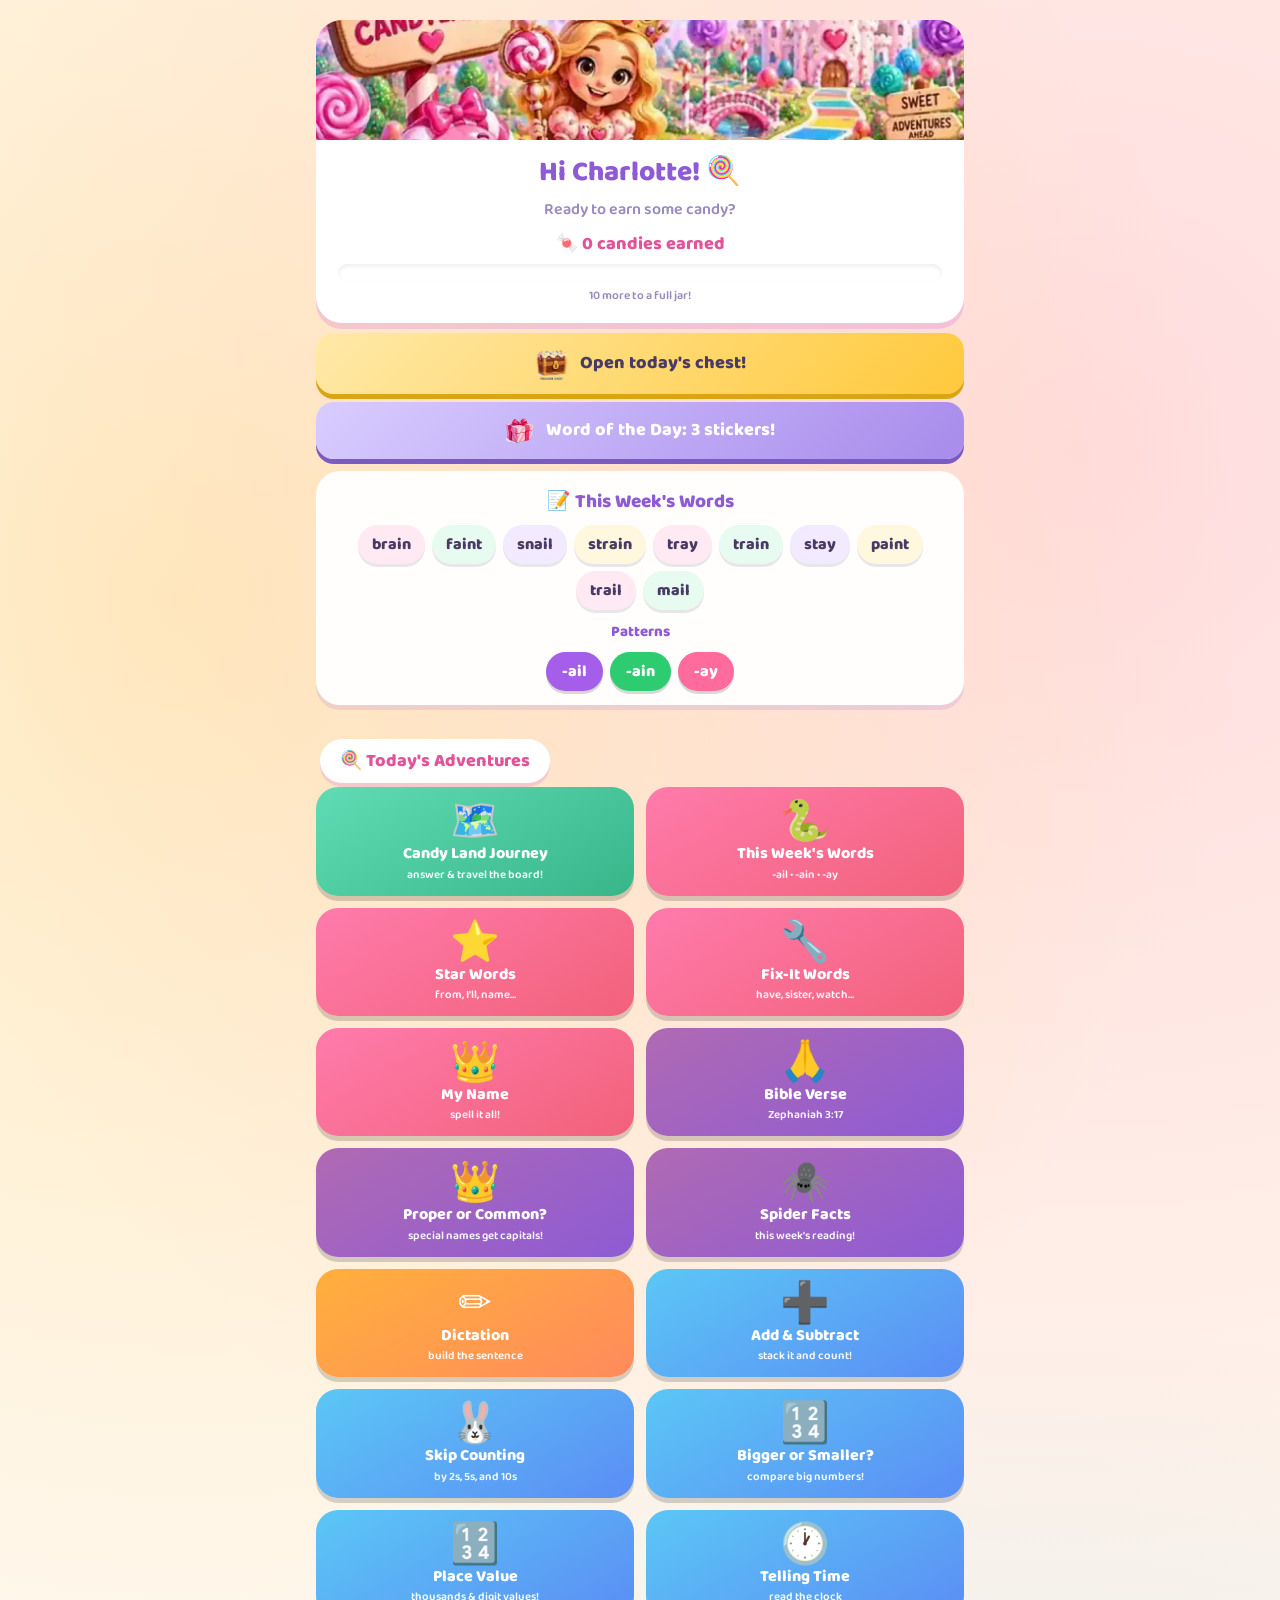
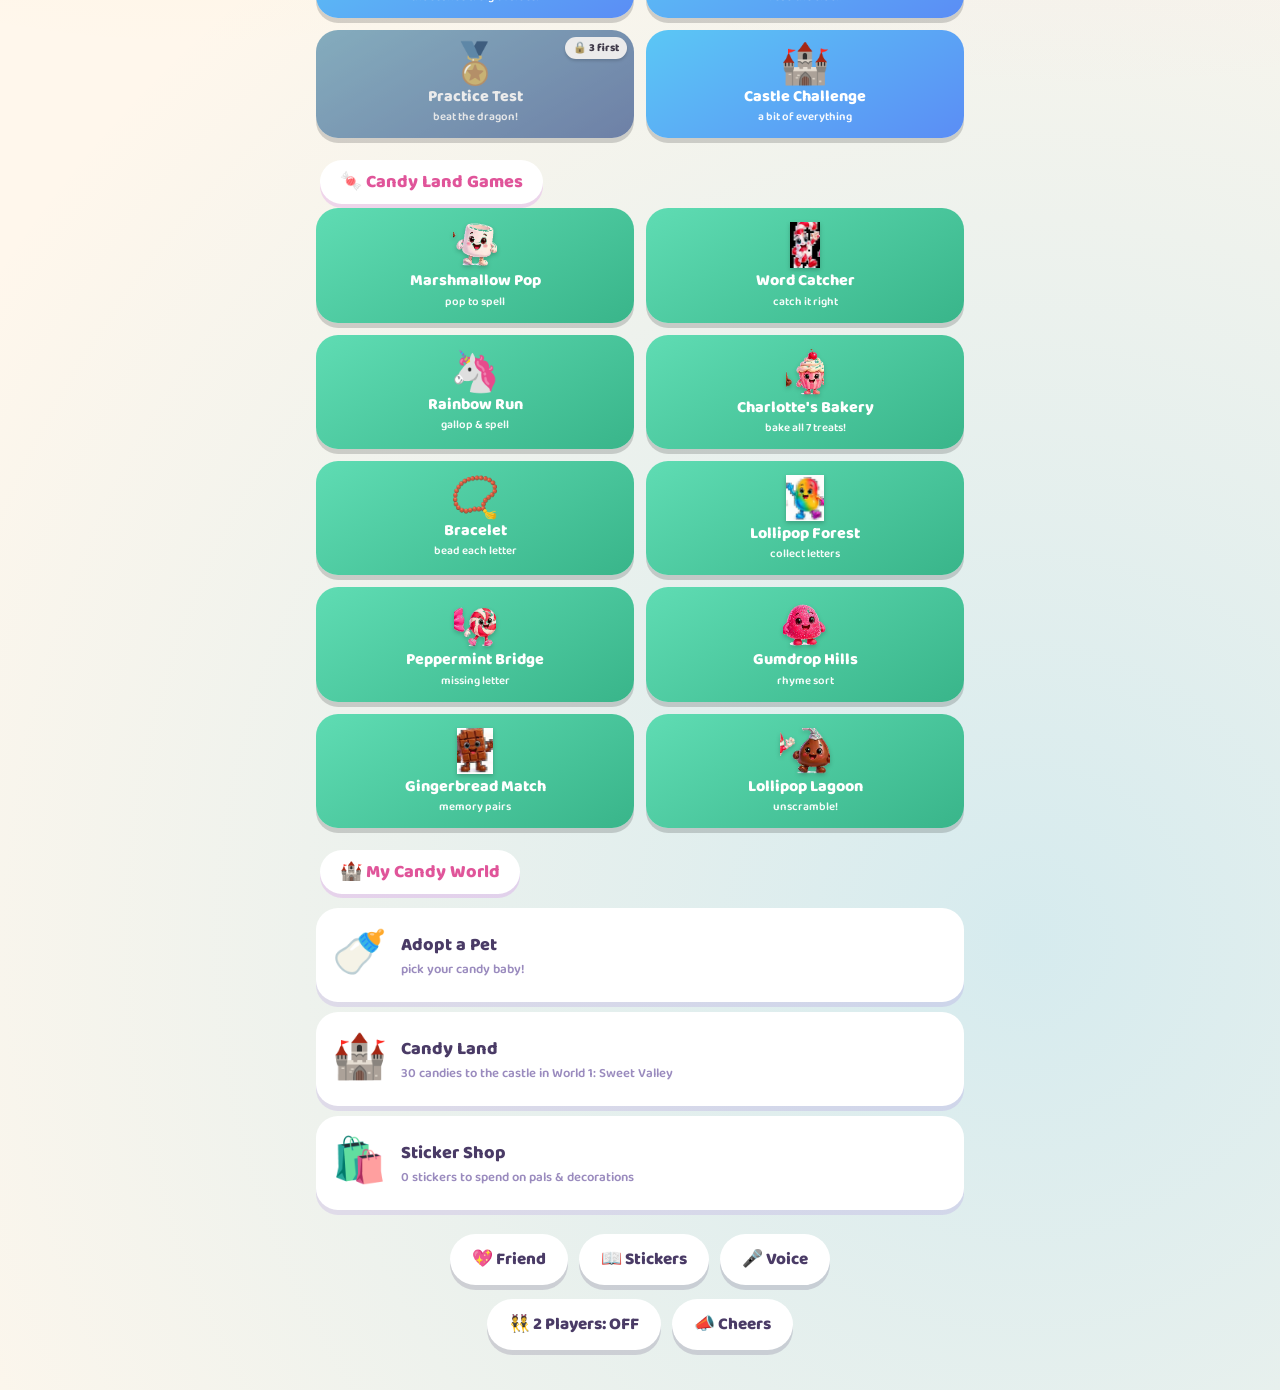
<file: index.html>
<!DOCTYPE html>
<html lang="en">
<head>
<meta charset="UTF-8">
<meta name="viewport" content="width=device-width, initial-scale=1.0, viewport-fit=cover">
<title>Charlotte's Spelling Stickers</title>
<meta name="description" content="Spelling, reading and math practice games with stickers, pets and candy-land adventures.">
<meta name="robots" content="noindex, nofollow">
<meta name="theme-color" content="#FF7BAC">
<meta name="color-scheme" content="light">
<meta name="apple-mobile-web-app-capable" content="yes">
<meta name="mobile-web-app-capable" content="yes">
<meta name="apple-mobile-web-app-status-bar-style" content="default">
<meta name="apple-mobile-web-app-title" content="Spelling">
<link rel="manifest" href="manifest.webmanifest">
<link rel="icon" href="favicon.ico" sizes="any">
<link rel="icon" href="icons/favicon-32.png" type="image/png" sizes="32x32">
<link rel="apple-touch-icon" href="icons/apple-touch-icon.png">
<link rel="preload" href="fonts/baloo2-variable.woff2" as="font" type="font/woff2" crossorigin>
<link rel="stylesheet" href="fonts/baloo2.css">
<style>
  :root{
    --bubblegum:#FF7BAC;
    --grape:#8E5BD4;
    --sky:#5BC7F5;
    --sunshine:#FFC93C;
    --mint:#5FDCB3;
    --cream:#FFF7EC;
    --ink:#4A3B66;
  }
  *{box-sizing:border-box; -webkit-tap-highlight-color:transparent;}
  html,body{margin:0;padding:0;}
  body{
    font-family:'Baloo 2', 'Arial Rounded MT Bold', system-ui, sans-serif;
    background:
      radial-gradient(circle at 15% 20%, rgba(255,201,60,.25), transparent 40%),
      radial-gradient(circle at 85% 15%, rgba(255,123,172,.22), transparent 45%),
      radial-gradient(circle at 80% 85%, rgba(91,199,245,.25), transparent 45%),
      var(--cream);
    min-height:100vh;
    color:var(--ink);
    user-select:none;
    -webkit-user-select:none;
  }
  .screen{max-width:680px;margin:0 auto;padding:20px 16px 40px;display:none;position:relative;z-index:1;}
  .screen.active{display:block;}

  /* ---------- SCENES ---------- */
  #scene-decor{position:fixed;inset:0;z-index:0;pointer-events:none;overflow:hidden;}
  .decor{position:absolute;pointer-events:none;}
  @keyframes floatUp{from{transform:translateY(0);}to{transform:translateY(-110vh);}}
  @keyframes driftX{from{transform:translateX(-15vw);}to{transform:translateX(115vw);}}
  @keyframes twinkle{0%,100%{opacity:.25;}50%{opacity:1;}}
  @keyframes sway{0%,100%{transform:rotate(-6deg);}50%{transform:rotate(6deg);}}

  body[data-theme="underwater"]{
    background:linear-gradient(180deg,#9FE0FF 0%,#6FBFF5 45%,#B79BEF 100%);
  }
  body[data-theme="sky"]{
    background:linear-gradient(180deg,#A8DFFF 0%,#FFD6EC 60%,#FFF0F7 100%);
  }
  body[data-theme="jungle"]{
    background:linear-gradient(180deg,#D9F9E8 0%,#B5F0D3 55%,#FFD9EC 100%);
  }
  body[data-theme="night"]{
    background:linear-gradient(180deg,#C9B2F0 0%,#E3C8F7 55%,#FFD6EC 100%);
  }
  body[data-theme="library"]{
    background:linear-gradient(180deg,#FFE8D1 0%,#FFD9C4 55%,#FFE3F0 100%);
  }
  body[data-theme="notebook"]{
    background:linear-gradient(180deg,#FFF3C9 0%,#FFE7A8 55%,#FFE0EF 100%);
  }
  body[data-theme="stadium"]{
    background:linear-gradient(180deg,#CFF6E8 0%,#A9ECD4 55%,#FFDCEE 100%);
  }
  body[data-theme="castle"]{
    background:linear-gradient(180deg,#FFE0EE 0%,#FFC3DE 55%,#EFA9E4 100%);
  }
  body[data-theme="night"] .word-stage,
  body[data-theme="underwater"] .word-stage{box-shadow:0 8px 0 rgba(0,0,0,.18);}

  /* ---------- HOME ---------- */
  .title{
    text-align:center;font-size:34px;font-weight:800;line-height:1.1;
    margin:10px 0 4px;color:var(--grape);
    text-shadow:3px 3px 0 rgba(255,201,60,.6);
  }
  .subtitle{text-align:center;font-size:17px;font-weight:600;margin:0 0 16px;color:#7A6A9E;}
  .round-card{
    width:100%;border:none;border-radius:24px;
    padding:15px 20px;margin:9px 0;
    display:flex;align-items:center;gap:14px;
    font-family:inherit;color:white;
    font-size:20px;font-weight:800;text-align:left;
    cursor:pointer;
    box-shadow:0 6px 0 rgba(0,0,0,.15);
    transition:transform .1s;
  }
  .round-card:active{transform:translateY(4px);box-shadow:0 2px 0 rgba(0,0,0,.15);}
  .round-card .big-emoji{font-size:38px;}
  .round-card small{display:block;font-size:13px;font-weight:600;opacity:.92;}
  .rc-week{background:linear-gradient(135deg,#FF7BAC,#FF9E6D);}
  .rc-sight{background:linear-gradient(135deg,#5BC7F5,#8E5BD4);}
  .rc-read{background:linear-gradient(135deg,#B06AB3,#7059D6);}
  .rc-dict{background:linear-gradient(135deg,#FFC93C,#FF8A5C);}
  .rc-test{background:linear-gradient(135deg,#5FDCB3,#39B58A);}
  .rc-name{background:linear-gradient(135deg,#FF6F91,#C74BE0);}
  .home-stickers-btn{
    display:inline-block;margin:14px 4px 0;
    background:white;color:var(--ink);
    border:none;border-radius:999px;
    font-family:inherit;font-size:17px;font-weight:800;
    padding:12px 22px;cursor:pointer;
    box-shadow:0 5px 0 rgba(74,59,102,.18);
  }
  .home-stickers-btn:active{transform:translateY(4px);box-shadow:0 1px 0 rgba(74,59,102,.18);}
  .home-btn-row{text-align:center;}

  /* ---------- GAME ---------- */
  .topbar{display:flex;justify-content:space-between;align-items:center;margin-bottom:10px;gap:8px;}
  .pill{
    background:white;border-radius:999px;padding:8px 16px;
    font-weight:800;font-size:15px;box-shadow:0 3px 0 rgba(0,0,0,.08);
    border:none;font-family:inherit;color:var(--ink);cursor:pointer;
  }
  .progress-track{
    height:18px;border-radius:999px;background:rgba(255,255,255,.9);
    box-shadow:inset 0 2px 4px rgba(0,0,0,.08);overflow:hidden;margin:6px 0 16px;
  }
  .progress-fill{
    height:100%;width:0%;
    background:linear-gradient(90deg,var(--bubblegum),var(--sunshine));
    border-radius:999px;transition:width .4s;
  }
  .word-stage{
    background:white;border-radius:28px;padding:20px 16px 24px;
    box-shadow:0 8px 0 rgba(142,91,212,.15);
    text-align:center;
  }
  .word-stage.pic{padding-bottom:14px;}
  .word-stage.pic .feedback{display:none;}
  .word-stage.pic .show-word{display:none;}
  .listen-row{display:flex;justify-content:center;gap:10px;flex-wrap:wrap;}
  .hear-btn{
    background:linear-gradient(135deg,var(--grape),var(--sky));
    color:white;border:none;border-radius:999px;
    font-family:inherit;font-size:20px;font-weight:800;
    padding:14px 26px;cursor:pointer;
    box-shadow:0 6px 0 #6741A3;
  }
  .hear-btn:active{transform:translateY(4px);box-shadow:0 2px 0 #6741A3;}
  .slow-btn{
    background:var(--sunshine);color:var(--ink);border:none;border-radius:999px;
    font-family:inherit;font-size:20px;font-weight:800;
    padding:14px 22px;cursor:pointer;
    box-shadow:0 6px 0 #DBA414;
  }
  .slow-btn:active{transform:translateY(4px);box-shadow:0 2px 0 #DBA414;}
  .hint-btn{
    background:none;border:none;font-family:inherit;
    color:#8E5BD4;font-size:16px;font-weight:700;
    margin-top:10px;cursor:pointer;text-decoration:underline;
  }
  .prompt-label{font-size:19px;font-weight:800;color:#7A6A9E;margin:0 0 12px;}
  .answer-row{
    display:flex;justify-content:center;gap:8px;flex-wrap:wrap;
    margin:20px 0 6px;min-height:64px;
  }
  .slot{
    width:52px;height:60px;border-radius:14px;
    background:var(--cream);
    border:3px dashed #D9C9F2;
    display:flex;align-items:center;justify-content:center;
    font-size:32px;font-weight:800;color:var(--ink);
  }
  .slot.filled{border-style:solid;border-color:var(--grape);background:#F3EBFF;}
  .slot.ghost{color:#D5C6EF;}
  .slot.fixed{border-style:solid;border-color:#E4D9F6;background:#F8F4FF;color:#A992D6;}
  .slot.blank-slot{border-color:var(--sunshine);background:#FFF6DF;}
  .sentence-line{
    display:none;
    margin:20px 8px 6px;
    min-height:110px;
    background:repeating-linear-gradient(#FFFDF7, #FFFDF7 42px, #E7DAF8 42px, #E7DAF8 44px);
    border-radius:14px;
    border:3px solid #EADFF9;
    padding:6px 14px;
    font-size:30px;font-weight:800;letter-spacing:1px;
    line-height:44px;
    text-align:left;color:var(--ink);
    word-wrap:break-word;
  }
  .sentence-line .caret{
    display:inline-block;width:3px;height:30px;background:var(--bubblegum);
    vertical-align:-4px;animation:blink 1s steps(1) infinite;
  }
  @keyframes blink{50%{opacity:0;}}
  /* Reading round */
  .read-word{
    display:none;
    font-size:56px;font-weight:800;letter-spacing:3px;
    color:var(--grape);margin:26px 0 10px;
    animation:popIn .3s cubic-bezier(.2,1.6,.4,1);
  }
  .read-buttons{display:none;justify-content:center;gap:12px;flex-wrap:wrap;margin-top:18px;}
  .read-yes{
    background:var(--mint);color:#1E6E52;border:none;border-radius:999px;
    font-family:inherit;font-size:20px;font-weight:800;padding:16px 26px;
    cursor:pointer;box-shadow:0 6px 0 #3AAE87;
  }
  .read-no{
    background:#FFE1E8;color:#D14B82;border:none;border-radius:999px;
    font-family:inherit;font-size:20px;font-weight:800;padding:16px 26px;
    cursor:pointer;box-shadow:0 6px 0 #E8B3C2;
  }
  .read-yes:active,.read-no:active{transform:translateY(4px);box-shadow:none;}
  .read-note{display:none;font-size:14px;font-weight:600;color:#9A8BBE;margin-top:14px;}

  /* Word tiles for dictation */
  .tile-bank{
    display:none;justify-content:center;gap:10px;flex-wrap:wrap;
    margin-top:16px;padding:14px 10px;
    background:#F6F0FF;border-radius:18px;min-height:70px;
  }
  .word-tile{
    border:none;border-radius:14px;
    background:white;color:var(--ink);
    font-family:inherit;font-size:22px;font-weight:800;
    padding:12px 18px;cursor:pointer;
    box-shadow:0 4px 0 rgba(74,59,102,.2);
  }
  .word-tile:active{transform:translateY(3px);box-shadow:0 1px 0 rgba(74,59,102,.2);}
  .word-tile.used{visibility:hidden;}
  .chosen-word{
    display:inline-block;
    background:#F3EBFF;border:2px solid var(--grape);
    border-radius:10px;padding:2px 10px;margin:0 4px 4px 0;
    font-size:24px;font-weight:800;cursor:pointer;
    line-height:34px;vertical-align:middle;
  }
  .tile-check-row{display:none;justify-content:center;margin-top:14px;}

  .rc-bubbles{background:linear-gradient(135deg,#4FC3F7,#2E9BE8);}
  .bubble-area{
    display:none;position:relative;
    height:340px;margin-top:14px;
    background:
      radial-gradient(ellipse at 20% -10%, rgba(255,255,255,.45), transparent 45%),
      linear-gradient(180deg,#5FC6F2 0%,#2E93D6 55%,#1B6FB4 100%);
    border-radius:22px;overflow:hidden;
  }
  .bubble-area::after{ /* sandy floor */
    content:"";position:absolute;left:0;right:0;bottom:0;height:34px;
    background:linear-gradient(180deg,#F4D793,#E4BC6A);
    border-radius:50% 50% 0 0 / 22px 22px 0 0;
  }
  .sea-ray{
    position:absolute;top:-30px;width:70px;height:200px;
    background:linear-gradient(180deg,rgba(255,255,255,.35),transparent);
    transform:skewX(-14deg);pointer-events:none;
  }
  .seaweed{
    position:absolute;bottom:18px;font-size:44px;
    transform-origin:bottom center;
    animation:sway 3.4s ease-in-out infinite;
    pointer-events:none;z-index:1;
  }
  .sea-fish{
    position:absolute;font-size:30px;pointer-events:none;z-index:1;
    animation:driftX linear infinite;
  }
  .sea-fish.flip{transform:scaleX(-1);}
  .tiny-bubble{
    position:absolute;bottom:-14px;border-radius:50%;
    background:radial-gradient(circle at 35% 30%, rgba(255,255,255,.9), rgba(255,255,255,.25));
    animation:floatUp linear infinite;
    pointer-events:none;
  }
  .bubble{ z-index:2; }
  .bubble{
    position:absolute;border:none;cursor:pointer;
    border-radius:38% 38% 42% 42% / 42% 42% 46% 46%;
    font-family:inherit;font-weight:800;color:var(--ink);
    background:
      linear-gradient(180deg, rgba(255,182,213,.85) 0%, rgba(255,214,232,.55) 26%, transparent 42%),
      radial-gradient(circle at 32% 26%, #FFFFFF, #FFF4F8 55%, #F5E3EC);
    box-shadow:inset -5px -7px 12px rgba(214,160,190,.4), inset 4px 5px 8px rgba(255,255,255,.9), 0 4px 8px rgba(180,120,160,.28);
    animation:bob ease-in-out infinite alternate;
  }
  @keyframes bob{
    from{transform:translateY(0) translateX(0);}
    to{transform:translateY(-22px) translateX(8px);}
  }
  .bubble.pop{animation:popBubble .35s ease-out forwards;}
  @keyframes popBubble{
    40%{transform:scale(1.35);opacity:1;}
    100%{transform:scale(1.7);opacity:0;}
  }
  .bubble.wiggle{animation:wiggleB .4s ease-in-out;}
  @keyframes wiggleB{
    0%,100%{transform:translateX(0);}
    25%{transform:translateX(-8px);}
    75%{transform:translateX(8px);}
  }

  .rc-catch{background:linear-gradient(135deg,#F9A826,#F2617A);}
  .catch-area{
    display:none;position:relative;
    height:380px;margin-top:14px;
    background:linear-gradient(180deg,#8ED6FF 0%,#C4EAFF 65%,#DFF7CF 100%);
    border-radius:22px;overflow:hidden;
  }
  .catch-area::after{ /* grass */
    content:"";position:absolute;left:0;right:0;bottom:0;height:30px;
    background:linear-gradient(180deg,#8FD96B,#5FBF4A);
    border-radius:50% 50% 0 0 / 18px 18px 0 0;
  }
  .sky-sun{
    position:absolute;top:12px;right:16px;font-size:44px;
    pointer-events:none;animation:twinkle 3s ease-in-out infinite;z-index:1;
  }
  .sky-cloud{
    position:absolute;font-size:40px;opacity:.9;
    pointer-events:none;z-index:1;
    animation:driftX linear infinite;
  }
  .sky-rainbow{
    position:absolute;left:-40px;bottom:8px;width:190px;height:95px;
    border-radius:190px 190px 0 0;
    border:10px solid transparent;
    border-top:10px solid rgba(255,255,255,0);
    background:
      radial-gradient(circle at 50% 100%, transparent 54px, #FF7BAC 55px, #FF7BAC 62px,
        #FFC93C 63px, #FFC93C 70px, #5FDCB3 71px, #5FDCB3 78px, #5BC7F5 79px, #5BC7F5 86px, transparent 87px);
    pointer-events:none;opacity:.75;z-index:1;
  }
  .fall-word{ z-index:2; }
  .catch-score{
    display:none;justify-content:center;gap:16px;
    font-size:19px;font-weight:800;color:var(--grape);
    margin-top:10px;
  }
  .fall-word{
    position:absolute;top:-70px;border:none;cursor:pointer;
    background:white;color:var(--ink);
    font-family:inherit;font-size:24px;font-weight:800;
    padding:12px 20px;border-radius:999px;
    box-shadow:0 4px 0 rgba(74,59,102,.18);
    animation:fallWord linear forwards;
    white-space:nowrap;
  }
  @keyframes fallWord{ to{ transform:translateY(480px); } }
  .fall-word.caught{
    animation:none;
    background:var(--mint);color:#1E6E52;
    transition:transform .35s, opacity .35s;
    transform:scale(1.4);opacity:0;
  }
  .fall-word.wrongpick{
    animation-play-state:paused;
    background:#FFE1E8;color:#D14B82;text-decoration:line-through;
  }
  .fall-word .fix{
    display:block;font-size:15px;text-decoration:none;color:#2FA97C;
  }

  .rc-unicorn{background:linear-gradient(135deg,#C76BF2,#FF7BAC);}
  .unicorn-area{
    display:none;position:relative;
    height:360px;margin-top:14px;
    background:
      radial-gradient(circle at 80% 15%, rgba(255,255,255,.5), transparent 30%),
      linear-gradient(180deg,#E8C9FF 0%,#FFC9E4 55%,#FFE3F0 100%);
    border-radius:22px;overflow:hidden;
  }
  .uni-track{
    position:absolute;left:0;right:0;bottom:52px;height:16px;
    background:linear-gradient(90deg,#FF7BAC,#FFC93C,#5FDCB3,#5BC7F5,#8E5BD4);
    opacity:.85;
  }
  .uni-cloudfloor{
    position:absolute;left:0;right:0;bottom:0;height:52px;
    background:linear-gradient(180deg,#FFFFFF,#F3E4FF);
    border-radius:50% 50% 0 0 / 26px 26px 0 0;
  }
  .the-unicorn{
    position:absolute;bottom:56px;left:2%;
    font-size:52px;transform:scaleX(-1);
    transition:left .45s cubic-bezier(.3,1.4,.5,1);
    pointer-events:none;z-index:2;
  }
  .the-unicorn.hop{animation:uniHop .45s ease-out;}
  @keyframes uniHop{
    0%,100%{bottom:56px;}
    50%{bottom:96px;}
  }
  .the-unicorn.flyoff{
    transition:all 1.6s ease-in;
    left:110% !important;bottom:240px;opacity:0;
  }
  .letter-star{
    position:absolute;border:none;cursor:pointer;
    background:radial-gradient(circle at 50% 50%, #fff 0 38%, transparent 40%);
    font-family:inherit;
    width:74px;height:74px;
    font-size:28px;font-weight:800;color:var(--ink);
    display:flex;align-items:center;justify-content:center;
    animation:bob ease-in-out infinite alternate;
    z-index:3;
  }
  .letter-star::before{
    content:"⭐";position:absolute;inset:0;
    font-size:64px;display:flex;align-items:center;justify-content:center;
    z-index:-1;
  }
  .letter-star.pop{animation:popBubble .35s ease-out forwards;}
  .letter-star.wiggle{animation:wiggleB .4s ease-in-out;}
  .uni-sparkle{position:absolute;pointer-events:none;font-size:20px;animation:twinkle 2.4s ease-in-out infinite;z-index:1;}

  .rc-cake{background:linear-gradient(135deg,#FF9E6D,#E8556D);}
  .rc-bracelet{background:linear-gradient(135deg,#9C6BF2,#5BC7F5);}

  /* shared letter bank for craft games */
  .candy-bank{
    position:absolute;left:0;right:0;bottom:0;
    display:flex;justify-content:center;gap:8px;flex-wrap:wrap;
    padding:10px 8px;background:rgba(255,255,255,.75);
    backdrop-filter:blur(2px);z-index:4;
  }
  .candy-key{
    border:none;border-radius:14px;cursor:pointer;
    width:50px;height:52px;
    font-family:inherit;font-size:24px;font-weight:800;color:var(--ink);
    background:white;box-shadow:0 4px 0 rgba(74,59,102,.2);
  }
  .candy-key:active{transform:translateY(3px);box-shadow:0 1px 0 rgba(74,59,102,.2);}
  .candy-key.pop{animation:popBubble .3s ease-out forwards;}
  .candy-key.wiggle{animation:wiggleB .4s ease-in-out;}

  /* ---- Build a Cake ---- */
  .cake-area{
    display:none;position:relative;
    height:380px;margin-top:14px;
    background:
      radial-gradient(circle at 85% 12%, rgba(255,255,255,.6), transparent 30%),
      linear-gradient(180deg,#FFEBD6 0%,#FFD9C4 70%,#E8B08A 100%);
    border-radius:22px;overflow:hidden;
  }
  .cake-counter{
    position:absolute;left:0;right:0;bottom:64px;height:14px;
    background:linear-gradient(180deg,#C98850,#A96A38);z-index:1;
  }
  .cake-plate{
    position:absolute;bottom:74px;left:50%;transform:translateX(-50%);
    width:230px;height:16px;border-radius:50%;
    background:linear-gradient(180deg,#FFFFFF,#D8D8E8);z-index:2;
  }
  .cake-stack{
    position:absolute;bottom:86px;left:50%;transform:translateX(-50%);
    display:flex;flex-direction:column-reverse;align-items:center;z-index:3;
  }
  .cake-layer{
    height:34px;border-radius:12px;
    display:flex;align-items:center;justify-content:center;
    font-size:20px;font-weight:800;color:white;
    text-shadow:0 0 3px rgba(0,0,0,.6), 0 2px 3px rgba(0,0,0,.5), 1px 1px 0 rgba(0,0,0,.4), -1px -1px 0 rgba(0,0,0,.4);
    box-shadow:0 3px 0 rgba(0,0,0,.12);
    animation:layerDrop .4s cubic-bezier(.2,1.4,.4,1);
    margin-top:-3px;
  }
  @keyframes layerDrop{from{transform:translateY(-40px);opacity:0;}to{transform:translateY(0);opacity:1;}}
  .cake-topper{font-size:34px;margin-bottom:2px;animation:layerDrop .5s ease-out;}

  /* ---- Build a Bracelet ---- */
  .bracelet-area{
    display:none;position:relative;
    height:380px;margin-top:14px;
    background:
      radial-gradient(circle at 15% 12%, rgba(255,255,255,.5), transparent 30%),
      linear-gradient(180deg,#EFE4FF 0%,#DCCBFA 70%,#C9B2F0 100%);
    border-radius:22px;overflow:hidden;
  }
  .brace-string{
    position:absolute;top:110px;left:8%;right:8%;height:70px;
    border:none;border-bottom:4px solid #8E6BC4;
    border-radius:0 0 50% 50% / 0 0 100% 100%;
    z-index:1;
  }
  .brace-row{
    position:absolute;top:118px;left:8%;right:8%;height:80px;
    display:flex;justify-content:center;align-items:flex-end;gap:6px;
    z-index:2;
  }
  .bead{
    width:44px;height:44px;border-radius:50%;
    display:flex;align-items:center;justify-content:center;
    font-size:20px;font-weight:800;color:white;
    text-shadow:0 0 3px rgba(0,0,0,.65), 0 2px 3px rgba(0,0,0,.55), 1px 1px 0 rgba(0,0,0,.4), -1px -1px 0 rgba(0,0,0,.4);
    box-shadow:inset -3px -4px 6px rgba(0,0,0,.18), 0 2px 4px rgba(0,0,0,.15);
    animation:beadOn .4s cubic-bezier(.2,1.5,.4,1);
  }
  @keyframes beadOn{from{transform:translateY(-60px) scale(.5);opacity:0;}to{transform:translateY(0) scale(1);opacity:1;}}
  .bead.charm{background:none;box-shadow:none;text-shadow:none;font-size:30px;}
  @media (max-width:560px){
    .bead{width:34px;height:34px;font-size:16px;}
    .cake-layer{height:30px;font-size:17px;}
    .candy-key{width:44px;height:48px;font-size:21px;}
  }

  .home-section{
    font-size:18px;font-weight:800;color:#7A6A9E;
    margin:22px 4px 4px;
  }
  .rc-math{background:linear-gradient(135deg,#39B58A,#1E8FA8);}
  .rc-place{background:linear-gradient(135deg,#5B8DF5,#8E5BD4);}
  .rc-bible{background:linear-gradient(135deg,#F2C14E,#E88D3A);}
  .rc-nouns{background:linear-gradient(135deg,#F26188,#B84BE0);}

  .math-question{
    display:none;
    font-size:52px;font-weight:800;color:var(--grape);
    margin:14px 0 4px;letter-spacing:2px;
  }
  .choice-row{
    display:none;justify-content:center;gap:10px;flex-wrap:wrap;margin-top:18px;
  }
  .choice-btn{
    border:none;border-radius:18px;cursor:pointer;
    font-family:inherit;font-size:22px;font-weight:800;color:var(--ink);
    background:white;padding:16px 22px;
    box-shadow:0 5px 0 rgba(74,59,102,.2);
  }
  .choice-btn:active{transform:translateY(3px);box-shadow:0 2px 0 rgba(74,59,102,.2);}
  .choice-btn.right{background:var(--mint);color:#1E6E52;}
  .choice-btn.wrong{background:#FFE1E8;color:#D14B82;animation:wiggleB .4s;}
  .verse-text{
    display:none;
    font-size:21px;font-weight:700;color:var(--ink);
    line-height:1.65;margin:14px 8px 0;
  }
  .verse-text .gap{
    display:inline-block;min-width:70px;
    border-bottom:4px dashed var(--sunshine);
    color:var(--grape);text-align:center;font-weight:800;
  }
  .noun-sentence{
    display:none;justify-content:center;gap:8px;flex-wrap:wrap;margin:20px 0 6px;
  }
  .noun-word{
    border:none;border-radius:14px;cursor:pointer;
    font-family:inherit;font-size:24px;font-weight:800;color:var(--ink);
    background:white;padding:12px 16px;
    box-shadow:0 4px 0 rgba(74,59,102,.18);
  }
  .noun-word.found{background:var(--mint);color:#1E6E52;}
  .noun-word.nope{animation:wiggleB .4s;}

  /* ---------- SHOP ---------- */
  .shop-balance{
    text-align:center;font-size:22px;font-weight:800;color:var(--grape);
    background:white;border-radius:999px;padding:10px 20px;
    display:inline-block;margin:6px auto 14px;
    box-shadow:0 4px 0 rgba(142,91,212,.15);
  }
  .shop-grid{display:grid;grid-template-columns:repeat(3,1fr);gap:12px;}
  .shop-item{
    background:white;border-radius:20px;padding:14px 8px 12px;
    text-align:center;box-shadow:0 4px 0 rgba(142,91,212,.12);
  }
  .shop-item .s-emoji{font-size:44px;display:block;}
  .shop-item .s-name{font-size:14px;font-weight:800;margin:4px 0 2px;}
  .shop-buy{
    border:none;border-radius:999px;cursor:pointer;
    font-family:inherit;font-size:14px;font-weight:800;
    background:var(--sunshine);color:var(--ink);padding:7px 14px;
    box-shadow:0 3px 0 #DBA414;
  }
  .shop-buy:active{transform:translateY(2px);box-shadow:0 1px 0 #DBA414;}
  .shop-buy.owned{background:var(--mint);color:#1E6E52;box-shadow:0 3px 0 #3AAE87;}
  .shop-buy.cant{opacity:.45;}
  .my-stuff{
    display:flex;gap:8px;flex-wrap:wrap;justify-content:center;
    background:white;border-radius:20px;padding:14px;margin-top:16px;
    box-shadow:0 4px 0 rgba(142,91,212,.12);
    font-size:38px;min-height:70px;
  }

  .rc-months{background:linear-gradient(135deg,#F97794,#623AA2);}
  .rc-time{background:linear-gradient(135deg,#43C6AC,#191654);}

  .clock-face{display:none;margin:10px auto 0;}

  /* ---------- CANDY QUEST BOARD ---------- */
  .board-map{
    position:relative;width:100%;
    aspect-ratio:3/2;
    border-radius:20px;overflow:hidden;
    box-shadow:0 6px 0 rgba(0,0,0,.15);
    background-size:cover;background-position:center;
    margin-top:10px;
  }
  .map-piece{
    position:absolute;font-size:34px;
    transform:translate(-50%,-70%);
    transition:left .8s cubic-bezier(.3,1.3,.5,1), top .8s cubic-bezier(.3,1.3,.5,1);
    animation:bob 1.2s ease-in-out infinite alternate;
    filter:drop-shadow(0 2px 3px rgba(0,0,0,.4));
    z-index:3;
  }
  .map-dot{
    position:absolute;width:10px;height:10px;border-radius:50%;
    background:rgba(255,255,255,.85);border:2px solid rgba(142,91,212,.7);
    transform:translate(-50%,-50%);z-index:1;
  }
  .map-dot.passed{background:var(--mint);border-color:#2FA97C;}
  .map-bonus{
    position:absolute;font-size:16px;transform:translate(-50%,-140%);z-index:2;
    filter:drop-shadow(0 1px 2px rgba(0,0,0,.35));
  }
  .map-decor{
    position:absolute;font-size:24px;transform:translate(-50%,-50%);z-index:2;
    animation:twinkle 2.2s ease-in-out infinite;
    filter:drop-shadow(0 1px 3px rgba(0,0,0,.4));
  }
  .board-note{
    text-align:center;font-weight:700;color:#7A6A9E;
    font-size:15px;margin-top:14px;
  }


  .chest-banner{
    display:block;width:100%;
    border:none;border-radius:18px;cursor:pointer;
    font-family:inherit;font-size:18px;font-weight:800;color:var(--ink);
    background:linear-gradient(135deg,#FFE9A8,#FFC93C);
    padding:14px;margin:8px 0;
    box-shadow:0 5px 0 #DBA414;
  }
  .chest-banner:active{transform:translateY(3px);box-shadow:0 2px 0 #DBA414;}
  .chest-banner.chest-ready{animation:chestGlow 1.6s ease-in-out infinite;}
  @keyframes chestGlow{0%,100%{transform:scale(1);}50%{transform:scale(1.02);}}
  .chest-banner.wotd{background:linear-gradient(135deg,#D8CCFF,#A88BEB);color:white;box-shadow:0 5px 0 #7A5BC4;}
  .chest-banner.wotd:active{box-shadow:0 2px 0 #7A5BC4;}

  .boss-bar{
    display:none;align-items:center;justify-content:center;gap:8px;
    background:white;border-radius:18px;padding:10px 14px;margin-bottom:12px;
    box-shadow:0 4px 0 rgba(0,0,0,.1);
    font-size:22px;font-weight:800;
  }
  .boss-bar .boss-face{font-size:36px;}
  .boss-bar.hit .boss-face{animation:wiggleB .4s;}

  .rc-forest{background:linear-gradient(135deg,#FF6FB5,#B06AB3);}
  .forest-area{
    display:none;position:relative;
    width:100%;aspect-ratio:4/3;
    border-radius:22px;overflow:hidden;
    background-size:cover;background-position:center;
    margin-top:14px;
  }
  .lolli-letter{
    position:absolute;border:none;cursor:pointer;
    width:60px;height:60px;border-radius:50%;
    font-family:inherit;font-size:28px;font-weight:800;color:var(--ink);
    box-shadow:inset -4px -5px 8px rgba(0,0,0,.2), 0 3px 6px rgba(0,0,0,.3), inset 3px 4px 6px rgba(255,255,255,.5);
    animation:bob ease-in-out infinite alternate;
    z-index:3;
  }
  .lolli-letter::after{
    content:"";position:absolute;left:50%;top:90%;
    width:6px;height:26px;background:repeating-linear-gradient(180deg,#fff 0 5px,#F26188 5px 10px);
    transform:translateX(-50%);border-radius:3px;z-index:-1;
  }
  .lolli-letter.pop{animation:popBubble .35s ease-out forwards;}
  .lolli-letter.wiggle{animation:wiggleB .4s ease-in-out;}
  .forest-walker{
    position:absolute;font-size:32px;
    transform:translate(-50%,-80%);
    transition:left .6s cubic-bezier(.3,1.3,.5,1), top .6s cubic-bezier(.3,1.3,.5,1);
    filter:drop-shadow(0 2px 3px rgba(0,0,0,.4));
    z-index:2;
    animation:bob 1.1s ease-in-out infinite alternate;
  }
  .forest-sparkle{
    position:absolute;font-size:14px;transform:translate(-50%,-50%);
    z-index:1;animation:twinkle 1.8s ease-in-out infinite;
  }
  @media (max-width:480px){
    .lolli-letter{width:50px;height:50px;font-size:24px;}
    .lolli-letter::after{height:18px;}
    .mint-btn{width:56px;height:56px;font-size:25px;}
    .hill-btn{width:66px;height:60px;font-size:18px;}
    .castle-q{font-size:18px;}
    .castle-choices .choice-btn{font-size:17px;padding:10px 14px;}
  }

  .rc-bridge{background:linear-gradient(135deg,#F25C78,#C0392B);}
  .bridge-area{
    display:none;position:relative;
    width:100%;aspect-ratio:3/2;
    border-radius:22px;overflow:hidden;
    background-size:cover;background-position:center;
    margin-top:14px;
  }
  .bridge-word{
    position:absolute;top:4%;left:50%;transform:translateX(-50%);
    background:rgba(255,255,255,.93);
    border-radius:16px;padding:8px 18px;
    font-size:34px;font-weight:800;letter-spacing:4px;color:var(--ink);
    box-shadow:0 4px 8px rgba(0,0,0,.2);
    z-index:3;white-space:nowrap;
  }
  .bridge-word .gaphole{
    display:inline-block;min-width:30px;
    border-bottom:5px dashed #F25C78;
    color:#F25C78;
  }
  .mint-row{
    position:absolute;bottom:5%;left:50%;transform:translateX(-50%);
    display:flex;gap:14px;z-index:3;
  }
  .mint-btn{
    border:none;cursor:pointer;
    width:64px;height:64px;border-radius:50%;
    font-family:inherit;font-size:28px;font-weight:800;color:var(--ink);
    background:
      radial-gradient(circle at 50% 50%, #fff 0 48%, transparent 49%),
      radial-gradient(circle at 35% 30%, rgba(255,255,255,.9), transparent 45%),
      repeating-conic-gradient(#E8394A 0 22.5deg, #fff 22.5deg 45deg);
    box-shadow:0 4px 8px rgba(0,0,0,.3), inset -3px -4px 6px rgba(0,0,0,.15);
  }
  .mint-btn:active{transform:translateY(3px);}
  .mint-btn.pop{animation:popBubble .35s ease-out forwards;}
  .mint-btn.wiggle{animation:wiggleB .4s ease-in-out;}
  .bridge-walker{
    position:absolute;font-size:32px;
    transform:translate(-50%,-80%);
    transition:left .7s cubic-bezier(.3,1.3,.5,1), top .7s cubic-bezier(.3,1.3,.5,1);
    filter:drop-shadow(0 2px 3px rgba(0,0,0,.4));
    z-index:2;
    animation:bob 1.1s ease-in-out infinite alternate;
  }

  .rc-hills{background:linear-gradient(135deg,#A55EEA,#FD9644);}
  .hills-area{
    display:none;position:relative;
    width:100%;aspect-ratio:3/2;
    border-radius:22px;overflow:hidden;
    background-size:cover;background-position:center;
    margin-top:14px;
  }
  .hills-word{
    position:absolute;top:4%;left:50%;transform:translateX(-50%);
    background:rgba(255,255,255,.94);
    border-radius:16px;padding:8px 22px;
    font-size:34px;font-weight:800;letter-spacing:2px;color:var(--ink);
    box-shadow:0 4px 8px rgba(0,0,0,.2);
    z-index:3;white-space:nowrap;
    animation:popIn .3s ease-out;
  }
  .hill-row{
    position:absolute;bottom:4%;left:50%;transform:translateX(-50%);
    display:flex;gap:10px;z-index:3;
  }
  .hill-btn{
    border:none;cursor:pointer;position:relative;
    width:76px;height:66px;
    border-radius:50% 50% 12px 12px / 70% 70% 12px 12px;
    font-family:inherit;font-size:20px;font-weight:800;color:var(--ink);
    box-shadow:inset -4px -6px 10px rgba(0,0,0,.2), inset 4px 5px 8px rgba(255,255,255,.35), 0 4px 8px rgba(0,0,0,.3);
    padding-top:10px;
  }
  .hill-btn .fam-label{
    background:rgba(255,255,255,.95);
    border-radius:999px;padding:3px 10px;
    display:inline-block;
  }
  .hill-btn:active{transform:translateY(3px);}
  .hill-btn.wiggle{animation:wiggleB .4s ease-in-out;}
  .hill-btn .stack{
    position:absolute;top:-16px;left:50%;transform:translateX(-50%);
    font-size:15px;white-space:nowrap;
    filter:drop-shadow(0 1px 2px rgba(0,0,0,.3));
  }

  .rc-castle{background:linear-gradient(135deg,#FF9A9E,#A18CD1);}
  .castle-area{
    display:none;position:relative;
    width:100%;aspect-ratio:3/2;
    border-radius:22px;overflow:hidden;
    background-size:cover;background-position:center;
    margin-top:14px;
  }
  .castle-q{
    position:absolute;top:3%;left:50%;transform:translateX(-50%);
    background:rgba(255,255,255,.95);
    border-radius:16px;padding:8px 16px;
    font-size:22px;font-weight:800;color:var(--ink);
    box-shadow:0 4px 8px rgba(0,0,0,.2);
    z-index:3;max-width:92%;text-align:center;
    animation:popIn .3s ease-out;
  }
  .castle-choices{
    position:absolute;bottom:4%;left:50%;transform:translateX(-50%);
    display:flex;gap:10px;flex-wrap:wrap;justify-content:center;
    z-index:3;width:96%;
  }
  .castle-choices .choice-btn{font-size:20px;padding:12px 18px;}
  .castle-star{
    position:absolute;font-size:26px;transform:translate(-50%,-50%) scale(0);
    z-index:2;transition:transform .5s cubic-bezier(.2,1.6,.4,1);
    filter:drop-shadow(0 0 6px rgba(255,220,80,.9)) drop-shadow(0 1px 2px rgba(0,0,0,.3));
  }
  .castle-star.lit{transform:translate(-50%,-50%) scale(1);}

  .rc-cookies{background:linear-gradient(135deg,#C48A5A,#8B5A2B);}
  .cookie-area{
    display:none;position:relative;
    width:100%;aspect-ratio:3/2;
    border-radius:22px;overflow:hidden;
    background-size:cover;background-position:center;
    margin-top:14px;
  }
  .cookie-grid{
    position:absolute;inset:6% 4%;
    display:grid;grid-template-columns:repeat(4,1fr);
    gap:8px;z-index:3;
  }
  .cookie-card{
    border:none;cursor:pointer;
    border-radius:16px;
    background:linear-gradient(145deg,#C48A5A,#A9713F);
    border:4px solid #FFF6EC;
    box-shadow:0 4px 6px rgba(0,0,0,.3), inset 0 2px 4px rgba(255,255,255,.3);
    font-family:inherit;font-weight:800;
    display:flex;align-items:center;justify-content:center;
    font-size:30px;color:white;
    transition:transform .2s;
    padding:2px;
  }
  .cookie-card:active{transform:scale(.94);}
  .cookie-card.up{background:#FFF9F1;color:var(--ink);}
  .cookie-card.up.is-word{font-size:16px;}
  .cookie-card.matched{
    background:var(--mint);border-color:#2FA97C;color:#1E6E52;
    animation:popIn .4s ease-out;
  }
  .cookie-card.matched.is-word{font-size:15px;}
  @media (max-width:480px){
    .cookie-card{font-size:24px;}
    .cookie-card.up.is-word, .cookie-card.matched.is-word{font-size:13px;}
  }

  .below-row{
    display:none;justify-content:center;gap:12px;flex-wrap:wrap;
    margin-top:14px;
  }
  .q-above{
    font-size:26px;font-weight:800;color:var(--ink);
    margin:10px 0 2px;line-height:1.3;
  }
  .q-above .gaphole{
    display:inline-block;min-width:30px;
    border-bottom:5px dashed #F25C78;color:#F25C78;
  }

  .rc-lagoon{background:linear-gradient(135deg,#38B6FF,#7B6CF6);}
  .lagoon-area{
    display:none;position:relative;
    width:100%;aspect-ratio:3/2;
    border-radius:22px;overflow:hidden;
    background-size:cover;background-position:center;
    margin-top:14px;
  }
  .buoy-letter{
    position:absolute;border:none;cursor:pointer;
    width:56px;height:56px;border-radius:50%;
    font-family:inherit;font-size:26px;font-weight:800;color:var(--ink);
    background:
      radial-gradient(circle at 50% 50%, #fff 0 46%, transparent 47%),
      repeating-conic-gradient(#E8394A 0 30deg, #fff 30deg 60deg);
    box-shadow:0 4px 8px rgba(0,0,0,.3), inset -3px -4px 6px rgba(0,0,0,.15);
    animation:bobFloat ease-in-out infinite alternate;
    transform:translate(-50%,-50%);
    z-index:3;
  }
  @keyframes bobFloat{
    from{margin-top:0;transform:translate(-50%,-50%) rotate(-4deg);}
    to{margin-top:-8px;transform:translate(-50%,-50%) rotate(4deg);}
  }
  .buoy-letter.pop{animation:popBubble .35s ease-out forwards;}
  .buoy-letter.wiggle{animation:wiggleB .4s ease-in-out;}
  @media (max-width:480px){
    .buoy-letter{width:48px;height:48px;font-size:22px;}
  }

  .home-banner{
    display:block;width:100%;
    border-radius:22px;
    box-shadow:0 6px 0 rgba(199,75,224,.25);
    margin-bottom:4px;
  }
  .friend-grid{
    display:grid;grid-template-columns:repeat(2,1fr);gap:14px;
  }
  .friend-card{
    border:none;cursor:pointer;padding:0 0 12px;
    background:white;border-radius:22px;overflow:hidden;
    font-family:inherit;
    box-shadow:0 5px 0 rgba(142,91,212,.15);
  }
  .friend-card img{width:100%;aspect-ratio:1;object-fit:cover;display:block;}
  .friend-card .f-name{font-size:18px;font-weight:800;color:var(--ink);margin-top:8px;display:block;}
  .friend-card.selected{outline:5px solid var(--mint);}
  .friend-card:active{transform:translateY(3px);}
  .pop-friend{
    width:84px;height:84px;border-radius:50%;object-fit:cover;
    border:4px solid var(--bubblegum);
    display:block;margin:0 auto 6px;
  }

  /* Candy Land congruence: pastel candy keys and tiles everywhere */
  .key-row .key:nth-child(5n+1){background:#FFE3F0;}
  .key-row .key:nth-child(5n+2){background:#E2F7EC;}
  .key-row .key:nth-child(5n+3){background:#EDE4FF;}
  .key-row .key:nth-child(5n+4){background:#FFF3D1;}
  .key-row .key:nth-child(5n+5){background:#DFF2FF;}
  .key.wide{background:var(--sunshine) !important;}
  .key.check{background:var(--mint) !important;}
  .key.space{background:#EFE6FC !important;}
  .answer-row .slot:nth-child(5n+1){background:#FFEAF4;}
  .answer-row .slot:nth-child(5n+2){background:#E8FBF1;}
  .answer-row .slot:nth-child(5n+3){background:#F2EBFF;}
  .answer-row .slot:nth-child(5n+4){background:#FFF7DE;}
  .answer-row .slot:nth-child(5n+5){background:#E8F5FF;}
  .word-stage{position:relative;}
  .word-stage::before{ /* icing drip along the top of every card */
    content:"";position:absolute;top:-2px;left:6%;right:6%;height:14px;
    background:radial-gradient(circle 11px at 11px 0px, #FFE3F0 97%, transparent 100%) repeat-x;
    background-size:22px 14px;
    pointer-events:none;
  }
  .home-section{
    background:white;border-radius:999px;
    display:inline-block;padding:8px 20px;
    color:#E0559A;box-shadow:0 4px 0 rgba(199,75,224,.18);
  }

  .piece-img{
    filter:drop-shadow(0 2px 3px rgba(0,0,0,.35));
    object-fit:contain;
  }
  .chest-icon{width:38px;height:auto;vertical-align:middle;margin-right:8px;}
  .coin-icon{width:22px;height:auto;vertical-align:-4px;margin-right:2px;}
  .token-img{width:22px;height:auto;filter:drop-shadow(0 1px 2px rgba(0,0,0,.35));}
  .gift-icon{width:32px;height:auto;vertical-align:middle;margin-right:8px;}
  .adopt-img{height:56px;width:56px;object-fit:contain;background:white;border-radius:14px;padding:3px;}
  .cake-reveal{
    position:absolute;left:50%;bottom:82px;transform:translateX(-50%);
    height:250px;display:flex;align-items:flex-end;z-index:2;
  }
  .cake-reveal img{
    height:100%;width:auto;object-fit:contain;
    transition:clip-path .5s cubic-bezier(.3,1.2,.4,1);
    filter:drop-shadow(0 4px 6px rgba(0,0,0,.2));
  }
  /* Olivia-style full-bleed scene mode */
  #scene-bg{
    position:fixed;inset:0;z-index:0;pointer-events:none;
    background-size:cover;background-position:center;
    display:none;
  }
  body.fullbleed-bg #scene-bg{display:block;}
  .word-stage.fullbleed{background:transparent;box-shadow:none;padding:6px 0 0;}
  .word-stage.fullbleed::before{display:none;}
  .word-stage.fullbleed .prompt-label{
    background:rgba(255,255,255,.95);border-radius:999px;
    display:inline-block;padding:9px 20px;
    box-shadow:0 4px 0 rgba(74,59,102,.15);
  }
  .word-stage.fullbleed .q-above{
    background:rgba(255,255,255,.95);border-radius:20px;
    display:block;margin:10px auto 4px;padding:12px 18px;
    max-width:94%;
    box-shadow:0 5px 0 rgba(74,59,102,.15);
  }
  .word-stage.fullbleed .bubble-area,
  .word-stage.fullbleed .forest-area,
  .word-stage.fullbleed .lagoon-area,
  .word-stage.fullbleed .cookie-area,
  .word-stage.fullbleed .catch-area,
  .word-stage.fullbleed .unicorn-area,
  .word-stage.fullbleed .cake-area,
  .word-stage.fullbleed .bracelet-area{
    background:transparent !important;
    background-image:none !important;
    box-shadow:none;
  }
  .word-stage.fullbleed .bubble-area::after,
  .word-stage.fullbleed .catch-area::after{display:none;}
  .word-stage.fullbleed .uni-cloudfloor{display:none;}
  .word-stage.fullbleed .answer-row .slot{
    background:rgba(255,255,255,.95) !important;
    border-color:rgba(142,91,212,.5);
  }
  .word-stage.fullbleed .candy-bank{background:rgba(255,255,255,.88);border-radius:18px;}
  .word-stage.fullbleed .catch-score span{
    background:rgba(255,255,255,.92);border-radius:999px;padding:6px 14px;
  }
  .stack-math{
    display:inline-block;background:white;border-radius:22px;
    padding:14px 30px;margin:6px 0 4px;
    font-size:46px;font-weight:800;color:var(--ink);
    text-align:right;line-height:1.15;
    box-shadow:0 5px 0 rgba(74,59,102,.15);
  }
  .stack-math .sm-op{float:left;margin-right:22px;color:#E0559A;}
  .stack-math .sm-line{border-top:6px solid var(--ink);border-radius:3px;margin:6px 0;}
  .stack-math .sm-ans{color:#C9BBE8;}
  .sm-tokens{
    background:rgba(255,255,255,.92);border-radius:18px;
    display:inline-block;padding:10px 16px;margin:8px auto 0;
    font-size:24px;letter-spacing:2px;line-height:1.5;max-width:94%;
  }
  .sm-tokens .gone{opacity:.25;filter:grayscale(1);position:relative;}
  .sm-tokens .gone::after{
    content:"✖";position:absolute;left:50%;top:50%;
    transform:translate(-50%,-50%);font-size:16px;color:#E8394A;opacity:1;
  }
  .journey-area{
    display:none;position:relative;
    width:100%;aspect-ratio:3/2;
    border-radius:22px;overflow:hidden;
    background-size:cover;background-position:center;
    box-shadow:0 5px 0 rgba(74,59,102,.18);
    margin:8px 0 4px;
  }
  .journey-area .map-piece{z-index:3;}
  .journey-stop-flash{
    position:absolute;left:50%;top:42%;transform:translate(-50%,-50%);
    background:rgba(255,255,255,.95);border-radius:20px;
    padding:12px 22px;font-size:22px;font-weight:800;color:var(--ink);
    box-shadow:0 6px 14px rgba(0,0,0,.25);
    animation:popIn .4s ease-out;z-index:4;white-space:nowrap;
  }
  .star-tray{
    background:rgba(255,255,255,.92);border-radius:999px;
    display:inline-block;padding:8px 16px;margin:8px 0 2px;
    font-size:20px;letter-spacing:3px;
    box-shadow:0 4px 0 rgba(74,59,102,.12);
  }
  .star-tray .dim{opacity:.28;filter:grayscale(1);}
  .bridge-track{
    background:rgba(255,255,255,.92);border-radius:999px;
    display:inline-flex;align-items:center;gap:6px;
    padding:8px 16px;margin:8px 0 2px;
    box-shadow:0 4px 0 rgba(74,59,102,.12);
  }
  .bridge-track .t-dot{width:12px;height:12px;border-radius:50%;background:#EAD9F8;}
  .bridge-track .t-dot.done{background:var(--mint);}
  .bridge-track .t-piece{font-size:22px;}
  .bridge-track img.t-piece{height:26px;width:auto;}

  /* Redesigned home */
  .hero-card{
    background:white;border-radius:26px;overflow:hidden;
    box-shadow:0 6px 0 rgba(199,75,224,.2);
    text-align:center;padding-bottom:16px;margin-bottom:10px;
  }
  .hero-banner{width:100%;display:block;max-height:120px;object-fit:cover;object-position:center 30%;}
  .hero-hi{font-size:28px;font-weight:800;color:var(--grape);margin:10px 0 0;}
  .hero-sub{font-size:16px;font-weight:600;color:#9A8BBE;margin:2px 0 8px;}
  .candy-jar{padding:0 22px;}
  .candy-jar span{font-size:18px;font-weight:800;color:#E0559A;}
  .candy-jar small{font-size:12px;font-weight:600;color:#9A8BBE;}

  .words-card{
    background:rgba(255,255,255,.95);border-radius:24px;
    padding:16px 16px 14px;margin:12px 0;
    box-shadow:0 5px 0 rgba(142,91,212,.15);
    text-align:center;
  }
  .wc-title{font-size:19px;font-weight:800;color:var(--grape);margin:0 0 8px;}
  .wc-chips{display:flex;flex-wrap:wrap;justify-content:center;gap:7px;}
  .word-chip{
    border:none;cursor:pointer;font-family:inherit;
    background:#FFEAF4;color:var(--ink);
    font-size:16px;font-weight:800;
    border-radius:999px;padding:7px 14px;
    box-shadow:0 3px 0 rgba(74,59,102,.12);
  }
  .word-chip:nth-child(4n+2){background:#E8FBF1;}
  .word-chip:nth-child(4n+3){background:#F2EBFF;}
  .word-chip:nth-child(4n+4){background:#FFF7DE;}
  .word-chip:active{transform:translateY(2px);}
  .pat-chip{
    border:none;font-family:inherit;cursor:pointer;
    color:white;font-size:16px;font-weight:800;
    border-radius:999px;padding:7px 16px;
    box-shadow:0 3px 0 rgba(0,0,0,.15);
  }

  .grid2{display:grid;grid-template-columns:1fr 1fr;gap:12px;}
  .gcard{
    position:relative;border:none;cursor:pointer;font-family:inherit;
    border-radius:22px;padding:14px 8px 12px;
    text-align:center;color:white;
    box-shadow:0 5px 0 rgba(0,0,0,.16);
  }
  .gcard:active{transform:translateY(3px);box-shadow:0 2px 0 rgba(0,0,0,.16);}
  .gcard .g-icon{height:46px;display:block;margin:0 auto 4px;filter:drop-shadow(0 2px 2px rgba(0,0,0,.2));}
  .gcard .g-emoji{font-size:40px;display:block;line-height:1.1;}
  .gcard .g-name{font-size:16px;font-weight:800;display:block;line-height:1.15;}
  .gcard small{display:block;font-size:11.5px;font-weight:600;opacity:.95;margin-top:2px;}
  .g-badge{
    position:absolute;top:7px;right:7px;
    background:white;color:var(--ink);
    border-radius:999px;font-size:11px;font-weight:800;
    padding:2px 8px;box-shadow:0 2px 3px rgba(0,0,0,.15);
  }
  .gcard.locked{filter:saturate(.4) brightness(.92);}
  /* the 5-color system */
  .c-pink{background:linear-gradient(150deg,#FF7BAC,#F2617A);}
  .c-purple{background:linear-gradient(150deg,#B06AB3,#8E5BD4);}
  .c-orange{background:linear-gradient(150deg,#FFB03C,#FF8A5C);}
  .c-blue{background:linear-gradient(150deg,#5BC7F5,#5B8DF5);}
  .c-green{background:linear-gradient(150deg,#5FDCB3,#39B58A);}

  .world-card{
    display:flex;align-items:center;gap:14px;
    width:100%;border:none;cursor:pointer;font-family:inherit;
    background:white;border-radius:22px;
    padding:12px 16px;margin:10px 0;text-align:left;
    box-shadow:0 5px 0 rgba(142,91,212,.15);
  }
  .world-card:active{transform:translateY(3px);}
  .world-card img{height:56px;width:56px;object-fit:contain;}
  .world-card .w-emoji{font-size:44px;}
  .world-card .w-name{font-size:18px;font-weight:800;color:var(--ink);display:block;}
  .world-card small{font-size:13px;font-weight:600;color:#9A8BBE;display:block;}

  .cake-sparkle{
    position:absolute;left:50%;bottom:300px;transform:translateX(-50%);
    font-size:40px;animation:popIn .5s ease-out;z-index:3;
  }

  .feedback{min-height:30px;font-size:19px;font-weight:800;margin:6px 0 2px;}
  .feedback.good{color:#2FA97C;}
  .feedback.oops{color:#F2617A;}
  .show-word{
    font-size:28px;font-weight:800;letter-spacing:3px;color:var(--bubblegum);
    min-height:0;margin:4px 0;word-wrap:break-word;
  }
  .keyboard{margin-top:14px;}
  .key-row{display:flex;justify-content:center;gap:6px;margin-bottom:8px;}
  .key{
    width:56px;height:58px;border-radius:14px;border:none;
    background:white;
    box-shadow:0 4px 0 rgba(74,59,102,.18);
    font-family:inherit;font-size:26px;font-weight:800;color:var(--ink);
    cursor:pointer;
  }
  .key:active{transform:translateY(3px);box-shadow:0 1px 0 rgba(74,59,102,.18);}
  .key.wide{width:88px;font-size:18px;background:var(--sunshine);}
  .key.check{background:var(--mint);}
  .key.space{width:220px;font-size:16px;background:#EFE6FC;}
  @media (max-width:560px){
    .key{width:9.2vw;height:52px;font-size:22px;}
    .key.wide{width:19vw;}
    .key.space{width:44vw;}
    .slot{width:44px;height:54px;font-size:28px;}
    .sentence-line{font-size:24px;line-height:44px;}
    .read-word{font-size:44px;}
  }
  @media (max-width:400px){
    .slot{width:9vw;height:50px;font-size:24px;gap:4px;}
  }

  /* ---------- STICKER POP ---------- */
  .overlay{
    position:fixed;inset:0;background:rgba(74,59,102,.55);
    display:none;align-items:center;justify-content:center;z-index:50;
  }
  .overlay.active{display:flex;}
  .sticker-pop{
    background:white;border-radius:32px;padding:30px 34px;
    text-align:center;max-width:340px;width:88%;
    animation:popIn .35s cubic-bezier(.2,1.6,.4,1);
  }
  @keyframes popIn{from{transform:scale(.4);opacity:0;}to{transform:scale(1);opacity:1;}}
  .sticker-pop .the-sticker{font-size:86px;display:block;animation:wiggle 1s ease-in-out infinite;}
  @keyframes wiggle{0%,100%{transform:rotate(-6deg);}50%{transform:rotate(6deg);}}
  .sticker-pop h2{margin:8px 0 2px;font-size:26px;color:var(--grape);}
  .sticker-pop p{margin:0 0 16px;font-weight:600;color:#7A6A9E;}
  .next-btn{
    background:var(--bubblegum);color:white;border:none;border-radius:999px;
    font-family:inherit;font-size:20px;font-weight:800;padding:13px 34px;
    cursor:pointer;box-shadow:0 5px 0 #D14B82;
  }
  .next-btn:active{transform:translateY(4px);box-shadow:0 1px 0 #D14B82;}

  /* ---------- STICKER BOOK ---------- */
  .book-grid{display:grid;grid-template-columns:repeat(4,1fr);gap:12px;margin-top:16px;}
  .book-cell{
    background:white;border-radius:20px;aspect-ratio:1;
    display:flex;align-items:center;justify-content:center;
    font-size:44px;box-shadow:0 4px 0 rgba(142,91,212,.12);
  }
  .book-cell.empty{background:rgba(255,255,255,.5);color:#CBBBE8;font-size:26px;}
  .book-count{text-align:center;font-size:20px;font-weight:800;margin-top:16px;color:var(--grape);}

  /* ---------- VOICE PICKER ---------- */
  .voice-row{
    display:flex;align-items:center;gap:10px;
    background:white;border-radius:18px;padding:12px 14px;margin:8px 0;
    box-shadow:0 4px 0 rgba(142,91,212,.12);
  }
  .voice-row.selected{outline:4px solid var(--mint);}
  .voice-name{flex:1;font-weight:800;font-size:17px;}
  .voice-name small{display:block;font-weight:600;color:#9A8BBE;font-size:13px;}
  .voice-play,.voice-pick{
    border:none;border-radius:999px;font-family:inherit;font-weight:800;
    font-size:16px;padding:10px 16px;cursor:pointer;
  }
  .voice-play{background:var(--sky);color:white;box-shadow:0 4px 0 #3A9CC9;}
  .voice-pick{background:var(--mint);color:#1E6E52;box-shadow:0 4px 0 #3AAE87;}
  .voice-play:active,.voice-pick:active{transform:translateY(3px);box-shadow:none;}

  /* ---------- DONE ---------- */
  .done-card{
    background:white;border-radius:32px;padding:34px 24px;text-align:center;
    box-shadow:0 8px 0 rgba(255,123,172,.25);
  }
  .done-card .trophy{font-size:80px;}
  .done-card h2{font-size:30px;color:var(--grape);margin:10px 0 4px;}
  .done-card p{font-weight:600;color:#7A6A9E;margin:0 0 20px;font-size:18px;}

  .confetti{position:fixed;top:-20px;font-size:24px;z-index:60;pointer-events:none;animation:fall linear forwards;}
  @keyframes fall{to{transform:translateY(110vh) rotate(720deg);}}
</style>
</head>
<body>
<div id="scene-bg"></div>
<div id="scene-decor"></div>

<!-- HOME -->
<div class="screen active" id="screen-home">

  <!-- HERO -->
  <div class="hero-card">
    <img class="hero-banner" src="img/hero-banner.webp" alt="">
    <h1 class="hero-hi">Hi Charlotte! 🍭</h1>
    <p class="hero-sub">Ready to earn some candy?</p>
    <div class="candy-jar">
      <span id="jar-count">🍬 0 candies</span>
      <div class="progress-track" style="margin:6px 0 0;"><div class="progress-fill" id="jar-bar"></div></div>
      <small id="jar-note">Earn candies to fill your jar!</small>
    </div>
  </div>

  <button class="chest-banner" id="chest-btn" onclick="openChest()">🎁 Open today's chest!</button>
  <button class="chest-banner wotd" id="wotd-btn" onclick="startWotd()">⭐ Word of the Day: 3 stickers!</button>

  <!-- THIS WEEK'S WORDS (reference card) -->
  <div class="words-card">
    <p class="wc-title">📝 This Week's Words</p>
    <div class="wc-chips" id="week-chips"></div>
    <p class="wc-title" style="font-size:15px;margin-top:10px;">Patterns</p>
    <div class="wc-chips" id="pattern-chips"></div>
  </div>

  <p class="home-section">🍭 Today's Adventures</p>
  <div class="grid2" id="adventure-grid"></div>

  <p class="home-section">🍬 Candy Land Games</p>
  <div class="grid2" id="games-grid"></div>

  <p class="home-section">🏰 My Candy World</p>
  <div id="world-cards"></div>

  <div class="home-btn-row">
    <button class="home-stickers-btn" id="friend-btn" onclick="showFriends()">💖 Friend</button>
    <button class="home-stickers-btn" onclick="showBook()">📖 Stickers</button>
    <button class="home-stickers-btn" onclick="showVoices()">🎤 Voice</button>
  </div>
  <div class="home-btn-row">
    <button class="home-stickers-btn" id="twop-toggle" onclick="toggleTwoP()">👯 2 Players: OFF</button>
    <button class="home-stickers-btn" onclick="showCheers()">📣 Cheers</button>
  </div>
</div>

<!-- GAME -->
<div class="screen" id="screen-game">
  <div class="topbar">
    <button class="pill" onclick="goHome()">🏠 Home</button>
    <span class="pill" id="round-label">Round</span>
  </div>
  <div class="progress-track"><div class="progress-fill" id="progress"></div></div>
  <div class="boss-bar" id="boss-bar"><span class="boss-face">🐲</span><span id="boss-hearts"></span></div>

  <div class="word-stage">
    <p class="prompt-label" id="prompt-label"></p>
    <div class="listen-row" id="listen-row">
      <button class="hear-btn" onclick="sayWord()">🔊 Listen</button>
      <button class="slow-btn" onclick="saySlow()">🐢 Slower</button>
    </div>
    <button class="hint-btn" id="hint-btn" onclick="sayHint()">Hear it in a sentence 💬</button>

    <div class="read-word" id="read-word"></div>
    <div class="read-buttons" id="read-buttons">
      <button class="read-yes" onclick="readCorrect()">✓ She read it!</button>
      <button class="read-no" onclick="readAgain()">↻ Try again</button>
    </div>
    <p class="read-note" id="read-note">Grown-up taps ✓ when she reads it right. Tap the word to hear the answer.</p>

    <div class="math-question" id="math-question"></div>
    <svg class="clock-face" id="clock-face" width="180" height="180" viewBox="0 0 100 100"></svg>
    <div class="verse-text" id="verse-text"></div>
    <div class="noun-sentence" id="noun-sentence"></div>
    <div class="choice-row" id="choice-row"></div>

    <div class="answer-row" id="answer-row"></div>
    <div class="bubble-area" id="bubble-area"></div>
    <div class="unicorn-area" id="unicorn-area"></div>
    <div class="cake-area" id="cake-area"></div>
    <div class="bracelet-area" id="bracelet-area"></div>
    <div class="forest-area" id="forest-area"></div>
    <div class="bridge-area" id="bridge-area"></div>
    <div class="hills-area" id="hills-area"></div>
    <div class="castle-area" id="castle-area"></div>
    <div class="cookie-area" id="cookie-area"></div>
    <div class="lagoon-area" id="lagoon-area"></div>
    <div class="journey-area" id="journey-area"></div>
    <div class="below-row" id="below-row"></div>
    <div class="catch-area" id="catch-area"></div>
    <div class="catch-score" id="catch-score"><span id="catch-count">🧺 0 / 10</span></div>
    <div class="sentence-line" id="sentence-line"></div>
    <div class="tile-bank" id="tile-bank"></div>
    <div class="tile-check-row" id="tile-check-row">
      <button class="read-yes" onclick="checkWord()">✓ Check my sentence</button>
    </div>
    <div class="feedback" id="feedback"></div>
    <div class="show-word" id="show-word"></div>

    <div class="keyboard" id="keyboard"></div>
  </div>
</div>

<!-- LEVEL SELECT (all spelling rounds) -->
<div class="screen" id="screen-namelevels">
  <div class="topbar">
    <button class="pill" onclick="goHome()">🏠 Home</button>
    <span class="pill" id="level-screen-title">Pick a level</span>
  </div>
  <p class="subtitle" style="margin-top:8px;">Pick your level!</p>

  <button class="round-card rc-sight" onclick="startLevel(1)">
    <span class="big-emoji">1️⃣</span>
    <span>Copy the Letters<small>the letters are there — trace over them!</small></span>
  </button>

  <button class="round-card rc-dict" onclick="startLevel(2)">
    <span class="big-emoji">2️⃣</span>
    <span>Fill in the Blanks<small>most letters are there — fill the missing ones!</small></span>
  </button>

  <button class="round-card rc-name" onclick="startLevel(3)">
    <span class="big-emoji">3️⃣</span>
    <span>All By Myself!<small>spell it with no help — like the real test!</small></span>
  </button>
</div>

<!-- CANDY FRIENDS -->
<div class="screen" id="screen-friends">
  <div class="topbar">
    <button class="pill" onclick="goHome()">🏠 Home</button>
    <span class="pill">💖 Candy Friends</span>
  </div>
  <p class="subtitle" style="margin-top:10px;">Pick a friend to cheer you on!</p>
  <div class="friend-grid" id="friend-grid"></div>
</div>

<!-- PET -->
<div class="screen" id="screen-pet">
  <div class="topbar">
    <button class="pill" onclick="goHome()">🏠 Home</button>
    <span class="pill">💖 My Pet</span>
  </div>
  <div class="done-card" style="margin-top:10px;">
    <span class="trophy" id="pet-display">🥚</span>
    <h2 id="pet-stage">Egg</h2>
    <div class="progress-track" style="margin:14px 0;"><div class="progress-fill" id="pet-progress"></div></div>
    <p id="pet-note">Right answers feed your pet!</p>
    <button class="next-btn" onclick="goHome()">Go play & feed it! 🍎</button>
    <button class="next-btn" id="adopt-new-btn" style="display:none;background:var(--mint);box-shadow:0 5px 0 #3AAE87;margin-top:10px;" onclick="showAdopt()">🍼 Adopt a new baby!</button>
  </div>
  <p class="home-section" id="grown-title" style="display:none;text-align:center;margin-top:16px;">🏆 My Grown Pets</p>
  <div class="my-stuff" id="grown-row" style="display:none;"></div>
</div>

<!-- ADOPT -->
<div class="screen" id="screen-adopt">
  <div class="topbar">
    <button class="pill" onclick="goHome()">🏠 Home</button>
    <span class="pill">🥚 Adopt a Pet</span>
  </div>
  <p class="subtitle" style="margin-top:10px;">Pick your baby pet! Right answers help it grow!</p>
  <div id="adopt-grid"></div>
</div>

<!-- CHEERS -->
<div class="screen" id="screen-cheers">
  <div class="topbar">
    <button class="pill" onclick="goHome()">🏠 Home</button>
    <span class="pill">📣 Mom's Cheers</span>
  </div>
  <p class="subtitle" style="margin-top:10px;" id="cheer-status">Record cheers that play when she gets answers right!</p>
  <div id="cheer-list"></div>
</div>

<!-- CANDY QUEST -->
<div class="screen" id="screen-board">
  <div class="topbar">
    <button class="pill" onclick="goHome()">🏠 Home</button>
    <span class="pill">🍭 Candy Quest</span>
  </div>
  <div class="board-map" id="board-map"></div>
  <p class="board-note" id="world-name" style="font-size:18px;color:#8E5BD4;margin:8px 0 0;"></p>
  <p class="board-note" id="board-note">Every right answer moves you one candy closer to the castle!</p>
</div>

<!-- SHOP -->
<div class="screen" id="screen-shop">
  <div class="topbar">
    <button class="pill" onclick="goHome()">🏠 Home</button>
    <span class="pill">🛍️ Sticker Shop</span>
  </div>
  <div style="text-align:center;"><span class="shop-balance"><img class="coin-icon" src="img/coin.webp"><span id="shop-balance">0</span> stickers to spend</span></div>
  <p class="home-section" style="text-align:center;">🍭 For your Candy Land</p>
  <div class="shop-grid" id="shop-candy-grid"></div>
  <p class="home-section" style="text-align:center;">💎 Treasures</p>
  <div class="shop-grid" id="shop-grid"></div>
  <p class="home-section" style="text-align:center;">💝 My Collection</p>
  <div class="my-stuff" id="my-stuff"></div>
</div>

<!-- STICKER BOOK -->
<div class="screen" id="screen-book">
  <div class="topbar">
    <button class="pill" onclick="goHome()">🏠 Home</button>
    <span class="pill">📖 Sticker Book</span>
  </div>
  <div class="book-grid" id="book-grid"></div>
  <div class="book-count" id="book-count"></div>
</div>

<!-- VOICE PICKER -->
<div class="screen" id="screen-voices">
  <div class="topbar">
    <button class="pill" onclick="goHome()">🏠 Home</button>
    <span class="pill">🎤 Choose a Voice</span>
  </div>
  <p style="text-align:center;font-weight:600;color:#7A6A9E;margin:6px 0 14px;">
    Tap a voice to hear it say "snake". Tap ✓ to use it.
  </p>
  <div id="voice-list"></div>
  <div style="text-align:center;">
    <button class="home-stickers-btn" onclick="rescanVoices()">🔄 Look for New Voices</button>
  </div>
  <p style="text-align:center;font-weight:600;color:#7A6A9E;font-size:14px;margin-top:14px;" id="voice-tip">
    💡 Downloaded a new voice in Settings? Tap "Look for New Voices". If it
    still doesn't appear, fully close the browser (or restart the device) and
    reopen the game — iOS only refreshes its voice list then.
  </p>
</div>

<!-- ROUND DONE -->
<div class="screen" id="screen-done">
  <div class="done-card">
    <span class="trophy" id="done-trophy">🏆</span>
    <h2 id="done-title">You did it!</h2>
    <p id="done-sub">Amazing spelling!</p>
    <button class="next-btn" onclick="goHome()">Back to Home 🏠</button>
  </div>
</div>

<!-- STICKER POP OVERLAY -->
<div class="overlay" id="overlay">
  <div class="sticker-pop">
    <img class="pop-friend" id="pop-friend" style="display:none" alt="">
    <span class="the-sticker" id="pop-sticker">🦄</span>
    <h2 id="pop-title">You got a sticker!</h2>
    <p id="pop-word"></p>
    <button class="next-btn" onclick="nextWord()">Next ➜</button>
  </div>
</div>

<script>
/* ============ WORD BANKS ============ */
const NEW_WORDS = [
  {w:"brain",  s:"Use your brain to solve the puzzle."},
  {w:"faint",  s:"The music was so soft it was faint."},
  {w:"snail",  s:"The snail moves very slowly."},
  {w:"strain", s:"Do not strain your eyes in the dark."},
  {w:"tray",   s:"Carry your lunch on the tray."},
  {w:"train",  s:"The train rolls down the track."},
  {w:"stay",   s:"Please stay in your seat."},
  {w:"paint",  s:"We paint pictures in art class."},
  {w:"trail",  s:"We hiked on the trail."},
  {w:"mail",   s:"Grandma sent a card in the mail."},
  {w:"from",   s:"This gift is from my friend."},
  {w:"I'll",   s:"I'll help you clean up."},
  {w:"name",   s:"Write your name at the top."},
  {w:"round",  s:"The ball is round."},
  {w:"together",s:"We play together at recess."}
];

const OLD_WORDS = [
  {w:"chat",  s:"We chat with our friends at lunch."},
  {w:"graph", s:"We made a graph in math class."},
  {w:"thin",  s:"The paper is very thin."},
  {w:"trash", s:"Put the wrapper in the trash."},
  {w:"ship",  s:"The big ship sails on the sea."},
  {w:"chug",  s:"The train will chug up the track."},
  {w:"with",  s:"I play with my friends."},
  {w:"shot",  s:"He shot the ball into the hoop."},
  {w:"mash",  s:"We mash the potatoes for dinner."},
  {w:"chin",  s:"The ball bounced and hit my chin."},
  {w:"was",   s:"It was a sunny day."},
  {w:"have",  s:"I have a new book."},
  {w:"our",   s:"Our class went outside."},
  {w:"sister",s:"My sister likes to sing."},
  {w:"watch", s:"We will watch a movie."},
  {w:"fun",   s:"Recess is so much fun."},
  {w:"hill",  s:"We rolled down the hill."},
  {w:"bake",  s:"We will bake cookies today."},
  {w:"cute",  s:"The puppy is so cute."},
  {w:"mine",  s:"That pink backpack is mine."},
  {w:"vine",  s:"The vine grows up the fence."},
  {w:"broke", s:"The crayon broke in half."},
  {w:"smoke", s:"Smoke came from the campfire."},
  {w:"choke", s:"Chew your food so you do not choke."},
  {w:"flake", s:"A snow flake landed on my nose."},
  {w:"flute", s:"She plays the flute in music class."},
  {w:"snake", s:"The green snake slid through the grass."},
  {w:"hold",  s:"Please hold my hand."},
  {w:"much",  s:"I love you so much."},
  {w:"road",  s:"The car drives on the road."},
  {w:"three", s:"I have three markers."},
  {w:"father",s:"My father makes pancakes."},
  {w:"then",  s:"We ate lunch and then played."},
  {w:"into",  s:"The frog jumped into the pond."},
  {w:"ask",   s:"You can ask me for help."},
  {w:"he",    s:"He is my best friend."}
];

// The complex words: star/sight words + tricky words — the ones that
// don't follow the week's phonics pattern and need the most exposure.
function hardWords(){
  return [...NEW_WORDS.slice(10), ...trickyList()];
}
// Weighted deal: hard words are entered twice so they surface ~2x as often
function pickWords(n){
  const weighted = shuffle([
    ...NEW_WORDS.slice(0,10),
    ...hardWords(), ...hardWords(),
    ...OLD_WORDS
  ]);
  const seen = {}; const out = [];
  for(const item of weighted){
    if(seen[item.w]) continue;
    seen[item.w] = 1;
    out.push(item);
    if(out.length === n) break;
  }
  return out;
}

// Words Charlotte missed on her real spelling test — extra practice!
const TRICKY_WORDS = ["father","flute","ask","sister","watch","have"];

/* The phonics pattern for the current week. This is the one label that can't
   be derived from the words themselves, so it lives next to NEW_WORDS —
   change it in the same edit you change the week's list. */
/* The phonics families for the current week. These drive the Patterns chips
   on the home screen, the Gumdrop Hills sorting game, and the "This Week's
   Words" card subtitle, so the week's pattern is stated in exactly one place. */
const HILL_FAMILIES = [
  {fam:"ail", color:"#A55EEA"},
  {fam:"ain", color:"#2ECC71"},
  {fam:"ay",  color:"#FF6B9D"}
];
const HILL_WORDS = [
  {w:"snail", fam:"ail"}, {w:"trail", fam:"ail"}, {w:"mail", fam:"ail"},
  {w:"brain", fam:"ain"}, {w:"train", fam:"ain"}, {w:"strain", fam:"ain"},
  {w:"faint", fam:"ain"}, {w:"paint", fam:"ain"},
  {w:"tray", fam:"ay"}, {w:"stay", fam:"ay"}
];
const WEEK_PATTERN = HILL_FAMILIES.map(h => "-" + h.fam).join(" \u2022 ");

/* Home-screen card subtitles are generated from the banks above so they can
   never drift out of sync with the words actually being dealt. */
function wordHint(list, n){
  return list.slice(0, n || 3).map(x => x.w || x).join(", ") + "...";
}
function trickyList(){
  return OLD_WORDS.filter(o=>TRICKY_WORDS.includes(o.w));
}

const DICTATION = [
  {w:"the snail is on the trail", m:"tiles"},
  {w:"we will paint the tray", m:"tiles"},
  {w:"I'll ride the train", m:"tiles"},
  {w:"the mail is from my sister", m:"tiles"},
  {w:"we stay together", m:"tiles"}
];

const ROUNDS = {
  week:      { label:"🐍 This Week", mode:"word" },
  sight:     { label:"⭐ Star Words", mode:"word" },
  tricky:    { label:"🔧 Fix-It Words", mode:"word" },
  reading:   { label:"📖 Reading Time", mode:"reading" },
  bubbles:   { label:"🍥 Marshmallow Pop!", mode:"bubbles" },
  catch:     { label:"🧺 Word Catcher", mode:"catch" },
  unicorn:   { label:"🦄 Rainbow Run", mode:"unicorn" },
  cake:      { label:"🧁 Charlotte's Bakery", mode:"cake" },
  bracelet:  { label:"📿 Build a Bracelet", mode:"bracelet" },
  forest:    { label:"🍭 Lollipop Forest", mode:"forest" },
  bridge:    { label:"🌉 Peppermint Bridge", mode:"bridge" },
  hills:     { label:"⛰️ Gumdrop Hills", mode:"hills" },
  castle:    { label:"🏰 Castle Challenge", mode:"castle" },
  cookies:   { label:"🍪 Gingerbread Match", mode:"cookies" },
  lagoon:    { label:"🛟 Lollipop Lagoon", mode:"lagoon" },
  math:      { label:"➕➖ Add & Subtract", mode:"math" },
  skip:      { label:"🐰 Skip Counting", mode:"math" },
  compare:   { label:"🔢 Bigger or Smaller?", mode:"quiz" },
  spiders:   { label:"🕷️ Spider Facts", mode:"quiz" },
  journey:   { label:"🗺️ Candy Land Journey", mode:"journey" },
  place:     { label:"🔢 Place Value", mode:"math" },
  bible:     { label:"🙏 Bible Verse", mode:"bible" },
  nouns:     { label:"👑 Proper or Common?", mode:"quiz" },
  months:    { label:"📅 Months", mode:"choice" },
  time:      { label:"🕐 Telling Time", mode:"choice" },
  dictation: { label:"✏️ Dictation", mode:"tiles" },
  test:      { label:"🏅 Practice Test", mode:"word" },
  name:      { label:"👑 My Name", mode:"word" }
};

const STICKERS = ["🦄","🌈","🐬","🧁","🌸","🐱","🍩","⭐","🦋","🐢","🍓","🎀","🐝","🌻","🐧","🍦","🦊","💜","🐰","🎠","🐙","🍭","🌟","🐞"];

let state = { round:null, mode:"word", idx:0, typed:"", tries:0, stickers:[], order:[], chosen:[], bank:[] };

function shuffle(a){ a=[...a]; for(let i=a.length-1;i>0;i--){const j=Math.floor(Math.random()*(i+1));[a[i],a[j]]=[a[j],a[i]];} return a; }

/* ============ VOICE ============ */
let bestVoice = null;
let voiceLocked = false;
let savedVoiceName = null;   // the voice a grown-up chose, remembered between sessions
function pickVoice(){
  const voices = speechSynthesis.getVoices();
  if(!voices.length) return;
  /* A saved choice wins, and is re-resolved every time the voice list changes:
     iOS hands back fresh voice objects, so holding the old one goes stale. */
  if(savedVoiceName){
    const saved = voices.find(v => v.name === savedVoiceName);
    if(saved){ bestVoice = saved; voiceLocked = true; return; }
  }
  if(voiceLocked) return;
  const wishlist = ["Evan","Ava","Zoe","Samantha","Karen","Moira","Daniel","Google US English","Microsoft Aria","Microsoft Jenny","Alex"];
  for(const name of wishlist){
    const v = voices.find(v=>v.name.includes(name));
    if(v){ bestVoice = v; return; }
  }
  bestVoice = voices.find(v=>v.lang==="en-US") || voices.find(v=>v.lang.startsWith("en")) || voices[0];
}
speechSynthesis.onvoiceschanged = pickVoice;
pickVoice();

function speak(text, rate){
  try{
    speechSynthesis.cancel();
    const u = new SpeechSynthesisUtterance(text);
    if(!bestVoice) pickVoice();
    if(bestVoice) u.voice = bestVoice;
    u.rate = rate || 0.8;
    u.pitch = 1.0;
    u.volume = 1;
    speechSynthesis.speak(u);
  }catch(e){}
}
function speakParts(parts, rate){
  try{
    speechSynthesis.cancel();
    parts.forEach(p=>{
      const u = new SpeechSynthesisUtterance(p);
      if(bestVoice) u.voice = bestVoice;
      u.rate = rate || 0.75;
      u.pitch = 1.0;
      speechSynthesis.speak(u);
    });
  }catch(e){}
}

function englishVoices(){
  const voices = speechSynthesis.getVoices().filter(v=>v.lang.replace("_","-").toLowerCase().startsWith("en"));
  const score = v=>{
    let s = 0;
    if(/premium/i.test(v.name)) s += 30;
    if(/enhanced/i.test(v.name)) s += 20;
    if(/Evan|Ava|Zoe|Samantha|Karen|Allison|Susan|Aria|Jenny|Google US|Daniel|Moira|Serena|Kate|Oliver|Tessa|Fiona|Google UK/i.test(v.name)) s += 10;
    if(v.lang === "en-US") s += 5;
    return -s;
  };
  return voices.sort((a,b)=>score(a)-score(b));
}

function showVoices(){
  const list = document.getElementById('voice-list');
  list.innerHTML = "";
  const voices = englishVoices();
  if(!voices.length){
    list.innerHTML = "<p style='text-align:center;font-weight:700;'>No voices loaded yet — tap Look for New Voices below.</p>";
  }
  voices.forEach(v=>{
    const row = document.createElement('div');
    row.className = "voice-row" + (bestVoice && v.name===bestVoice.name ? " selected" : "");
    const name = document.createElement('div');
    name.className = "voice-name";
    name.innerHTML = v.name + "<small>" + v.lang + "</small>";
    const play = document.createElement('button');
    play.className = "voice-play";
    play.textContent = "▶︎ Hear";
    play.onclick = ()=>{
      speechSynthesis.cancel();
      const u = new SpeechSynthesisUtterance("snake. Our sister will hold the snake.");
      u.voice = v; u.rate = 0.8;
      speechSynthesis.speak(u);
    };
    const pick = document.createElement('button');
    pick.className = "voice-pick";
    pick.textContent = "✓ Use";
    pick.onclick = ()=>{
      bestVoice = v;
      voiceLocked = true;
      savedVoiceName = v.name;
      storage.set('charlotte-voice', v.name);
      showVoices();
      speechSynthesis.cancel();
      const u = new SpeechSynthesisUtterance("Okay! I will use this voice!");
      u.voice = v; u.rate = 0.85;
      speechSynthesis.speak(u);
    };
    row.append(name, play, pick);
    list.appendChild(row);
  });
  switchScreen('screen-voices');
}

function rescanVoices(){
  // Nudge the speech engine, then re-read the voice list
  try{
    const u = new SpeechSynthesisUtterance(" ");
    u.volume = 0;
    speechSynthesis.speak(u);
  }catch(e){}
  const before = englishVoices().length;
  setTimeout(()=>{
    showVoices();
    const after = englishVoices().length;
    const tip = document.getElementById('voice-tip');
    if(after > before){
      tip.textContent = "🎉 Found " + (after-before) + " new voice" + (after-before===1?"":"s") + "!";
    } else {
      tip.textContent = "No new voices found yet. Fully close the browser (swipe it away) or restart the device, then reopen the game — iOS only refreshes its voice list then.";
    }
  }, 600);
}

// If iOS announces new voices while the picker is open, refresh the list live
speechSynthesis.addEventListener?.("voiceschanged", ()=>{
  if(document.getElementById('screen-voices').classList.contains('active')) showVoices();
});

/* Practice tests deal from the full deck: no word repeats until every
   word in both banks has been tested, then the deck reshuffles. */
let testDeckNew = [], testDeckOld = [];
function dealTest(){
  if(testDeckNew.length < 5) testDeckNew = shuffle(NEW_WORDS);
  if(testDeckOld.length < 5) testDeckOld = shuffle(OLD_WORDS);
  // the old-word half always carries 2 of her tricky words
  const trickyPick = shuffle(trickyList()).slice(0,2);
  const oldPick = [ ...trickyPick ];
  while(oldPick.length < 5 && testDeckOld.length){
    const cand = testDeckOld.splice(0,1)[0];
    if(!oldPick.some(t=>t.w===cand.w)) oldPick.push(cand);
  }
  const hand = [ ...testDeckNew.splice(0,5), ...oldPick ];
  return shuffle(hand);
}

/* ============ CLOUD SYNC (Google Sheets backend — optional) ============
   Progress saves to a Google Sheet via an Apps Script Web App.
   Fill in the two values and it syncs across all her devices.
   Leave them empty and the app works exactly as before (local-only).
   Setup instructions: see BACKEND-SETUP.md next to this file.            */
const CLOUD = {
  url:  "https://script.google.com/macros/s/AKfycbxJXWBKvziVqge6y2m9W5umUmXc_SH2CJ2C5uH8ZYi6RktZHUguAwrdz7mMXnl8yrKO/exec",
  child:"charlotte-sg1qf2lg6q"
};
const cloudOn = () => CLOUD.url && CLOUD.child;

async function cloudGet(){
  if(!cloudOn()) return null;
  try{
    const r = await fetch(CLOUD.url + "?child=" + encodeURIComponent(CLOUD.child), { redirect: "follow" });
    if(!r.ok) return null;
    const j = await r.json();
    return (j && j.found) ? j.data : null;
  }catch(e){ return null; }
}

let cloudTimer = null;
function cloudPush(dataStr){
  if(!cloudOn()) return;
  clearTimeout(cloudTimer);
  cloudTimer = setTimeout(()=>{
    try{
      // text/plain body = "simple request": no CORS preflight, Apps Script receives it fine.
      fetch(CLOUD.url, {
        method: "POST",
        headers: { "Content-Type": "text/plain;charset=utf-8" },
        body: JSON.stringify({ child: CLOUD.child, data: JSON.parse(dataStr) }),
        redirect: "follow"
      }).catch(()=>{});
    }catch(e){}
  }, 1200);
}

/* ============ SAVING (persists between sessions) ============ */
const storage = {
  async get(key){
    try{
      if(window.storage){ const r = await window.storage.get(key); return r ? r.value : null; }
    }catch(e){}
    try{ return window.localStorage ? localStorage.getItem(key) : null; }catch(e){ return null; }
  },
  async set(key, value){
    try{
      if(window.storage){ await window.storage.set(key, value); return; }
    }catch(e){}
    try{ if(window.localStorage) localStorage.setItem(key, value); }catch(e){}
  }
};

/* Swallow unhandled promise rejections so a hiccup never shows a kid an error,
   but still log them — silent failures are miserable to debug later. */
window.addEventListener("unhandledrejection", function(e){
  e.preventDefault();
  try{ console.warn("Unhandled promise rejection:", e.reason); }catch(_){}
});

/* Restore the saved speech voice, then re-run the picker now that we know it. */
(async function restoreVoice(){
  try{
    savedVoiceName = await storage.get('charlotte-voice');
    if(savedVoiceName) pickVoice();
  }catch(e){}
})();

let saveTimer = null;
function saveGame(){
  clearTimeout(saveTimer);
  saveTimer = setTimeout(()=>{
    const data = {
      stickers: state.stickers, spent, owned, ownedCandy, boardPiece, boardPos, boardLaps,
      streak, lastPlay, chestDate, pet, wotdDate, friendId, grownPets, actDate, doneRounds,
      savedAt: Date.now()
    };
    const str = JSON.stringify(data);
    storage.set('charlotte-save', str);
    cloudPush(str);
  }, 400);
}

function applySave(d){
  state.stickers = d.stickers || [];
  spent = d.spent || 0;
  owned = d.owned || [];
  ownedCandy = d.ownedCandy || [];
  boardPiece = d.boardPiece || "🧁";
  boardPos = d.boardPos || 0;
  boardLaps = d.boardLaps || 0;
  streak = d.streak || 0;
  lastPlay = d.lastPlay || null;
  chestDate = d.chestDate || null;
  pet = d.pet || null;
  wotdDate = d.wotdDate || null;
  friendId = d.friendId || null;
  grownPets = d.grownPets || [];
  actDate = d.actDate || null;
  doneRounds = d.doneRounds || [];
}

async function loadGame(){
  let local = null;
  try{
    const raw = await storage.get('charlotte-save');
    if(raw){ local = JSON.parse(raw); applySave(local); }
    const rawCheers = await storage.get('charlotte-cheers');
    if(rawCheers) cheers = JSON.parse(rawCheers);
  }catch(e){}
  try{ refreshHome(); }catch(e){}
  // cloud: if a fresher save exists on the backend (played on another device), use it
  try{
    const remote = await cloudGet();
    if(remote && (!local || (remote.savedAt || 0) > (local.savedAt || 0)
        || (remote.stickers || []).length > (local.stickers || []).length)){
      applySave(remote);
      try{ storage.set('charlotte-save', JSON.stringify(remote)); }catch(e){}
      try{ refreshHome(); }catch(e){}
    } else if(local && cloudOn()){
      cloudPush(JSON.stringify(local)); // seed the backend from this device
    }
  }catch(e){}
}

/* ============ STREAK & TREASURE CHEST ============ */
let streak = 0, lastPlay = null, chestDate = null;
function todayStr(){ return new Date().toISOString().slice(0,10); }
function yesterdayStr(){ const d = new Date(); d.setDate(d.getDate()-1); return d.toISOString().slice(0,10); }

function openChest(){
  const today = todayStr();
  if(chestDate === today){
    speak("You already opened today's chest! Come back tomorrow!");
    return;
  }
  // update streak
  if(lastPlay === yesterdayStr()) streak++;
  else if(lastPlay !== today) streak = 1;
  lastPlay = today;
  chestDate = today;
  const reward = Math.min(streak, 5) + 1; // 2-6 stickers based on streak
  for(let i=0;i<reward;i++) state.stickers.push(STICKERS[Math.floor(Math.random()*STICKERS.length)]);
  bigConfetti();
  speak("You opened the treasure chest! " + reward + " stickers! " +
    (streak > 1 ? "That's " + streak + " days in a row!" : "Come back tomorrow for even more!"));
  saveGame();
  refreshHome();
}

function refreshHome(){
  const n = state.stickers.length;
  document.getElementById('jar-count').textContent = "🍬 " + n + " cand" + (n===1?"y":"ies") + " earned";
  const toNext = 10 - (n % 10);
  document.getElementById('jar-bar').style.width = ((n % 10) * 10) + "%";
  document.getElementById('jar-note').textContent = toNext + " more to a full jar!";
  renderHomeCards();
  const chest = document.getElementById('chest-btn');
  const opened = chestDate === todayStr();
  chest.innerHTML = "<img class='chest-icon' src='img/chest.webp'>" + (opened
    ? "Chest opened! 🔥" + streak
    : "Open today's chest!" + (streak > 1 ? " 🔥" + streak : ""));
  chest.classList.toggle('chest-ready', !opened);
  // word of the day banner
  const w = wotdWord();
  document.getElementById('wotd-btn').innerHTML =
    "<img class='gift-icon' src='img/gift.webp'>" +
    ((wotdDate === todayStr()) ? "Word of the Day: done! ✓" : "Word of the Day: 3 stickers!");
  // pet button
}

/* ============ GROWING PET ============ */
let pet = null; // {type:'cat'|'dog'|'unicorn'|'dragon', food:0}
let grownPets = []; // finished pets she has raised
const PET_TYPES = {
  cat:     ["img/pet-cat-1.webp","img/pet-cat-2.webp","img/pet-cat-3.webp","img/pet-cat-4.webp"],
  dog:     ["img/pet-dog-1.webp","img/pet-dog-2.webp","img/pet-dog-3.webp","img/pet-dog-4.webp"],
  unicorn: ["img/pet-unicorn-1.webp","img/pet-unicorn-2.webp","img/pet-unicorn-3.webp","img/pet-unicorn-4.webp"],
  dragon:  ["img/pet-dragon-1.webp","img/pet-dragon-2.webp","img/pet-dragon-3.webp","img/pet-dragon-4.webp"],
  pony:   ["img/pet-pony-1.webp","img/pet-pony-2.webp","img/pet-pony-3.webp","img/pet-pony-4.webp"],
  turtle: ["img/pet-turtle-1.webp","img/pet-turtle-2.webp","img/pet-turtle-3.webp","img/pet-turtle-4.webp"],
  lamb:   ["img/pet-lamb-1.webp","img/pet-lamb-2.webp","img/pet-lamb-3.webp","img/pet-lamb-4.webp"],
  dino:   ["img/pet-dino-1.webp","img/pet-dino-2.webp","img/pet-dino-3.webp","img/pet-dino-4.webp"],
  fox:      ["img/pet-fox-1.webp","img/pet-fox-2.webp","img/pet-fox-3.webp","img/pet-fox-4.webp"],
  mintbunny:["img/pet-mintbunny-1.webp","img/pet-mintbunny-2.webp","img/pet-mintbunny-3.webp","img/pet-mintbunny-4.webp"],
  hedgehog: ["img/pet-hedgehog-1.webp","img/pet-hedgehog-2.webp","img/pet-hedgehog-3.webp","img/pet-hedgehog-4.webp"],
  panda:    ["img/pet-panda-1.webp","img/pet-panda-2.webp","img/pet-panda-3.webp","img/pet-panda-4.webp"],
  zebra:      ["img/pet-zebra-1.webp","img/pet-zebra-2.webp","img/pet-zebra-3.webp","img/pet-zebra-4.webp"],
  chocodragon:["img/pet-chocodragon-1.webp","img/pet-chocodragon-2.webp","img/pet-chocodragon-3.webp","img/pet-chocodragon-4.webp"],
  giraffe:    ["img/pet-giraffe-1.webp","img/pet-giraffe-2.webp","img/pet-giraffe-3.webp","img/pet-giraffe-4.webp"]
};
const PET_NAMES = { cat:"Cupcake Kitten", dog:"Marshmallow Puppy", unicorn:"Gummy Bunny", dragon:"Jellybean Dragon", pony:"Peppermint Pony", turtle:"Toffee Turtle", lamb:"Lollipop Lamb", dino:"Donut Dino", fox:"Ice Cream Fox", mintbunny:"Mint Bunny", hedgehog:"Donut Hedgehog", panda:"Oreo Panda", zebra:"Choco Zebra", chocodragon:"Chocolate Dragon", giraffe:"Cocoa Giraffe" };
const PET_STAGES = [0, 15, 40, 80]; // food needed per stage
const PET_STAGE_NAMES = ["Baby","Growing","Bigger","All grown up!"];

function petStage(){
  if(!pet) return 0;
  let s = 0;
  PET_STAGES.forEach((n,i)=>{ if(pet.food >= n) s = i; });
  return s;
}
function petEmoji(){ return pet ? PET_TYPES[pet.type][petStage()] : "🥚"; }

function feedPet(){
  if(!pet) return;
  const before = petStage();
  pet.food++;
  if(petStage() > before){
    setTimeout(()=>{
      speak("Your pet is growing! Go look at it!", 0.9);
    }, 2500);
  }
}

function showPet(){
  if(!pet){
    renderAdopt();
    switchScreen('screen-adopt');
    speak("Pick your pet! Every right answer feeds it and helps it grow!");
    return;
  }
  const stage = petStage();
  document.getElementById('pet-display').innerHTML =
    "<img src='" + PET_TYPES[pet.type][stage] + "' style='height:150px;width:auto;object-fit:contain;filter:drop-shadow(0 3px 5px rgba(0,0,0,.2));'>";
  document.getElementById('pet-stage').textContent = PET_NAMES[pet.type] + " — " + PET_STAGE_NAMES[stage];
  const next = PET_STAGES[stage+1];
  const bar = document.getElementById('pet-progress');
  if(next){
    const prev = PET_STAGES[stage];
    bar.style.width = ((pet.food - prev) / (next - prev) * 100) + "%";
    document.getElementById('pet-note').textContent = (next - pet.food) + " more right answers until it grows!";
  } else {
    bar.style.width = "100%";
    document.getElementById('pet-note').textContent = "Your pet is all grown up! It loves you! 💖 You can adopt a new baby — this one stays in your collection!";
  }
  document.getElementById('adopt-new-btn').style.display = (stage === PET_STAGES.length-1) ? "inline-block" : "none";
  renderGrownPets();
  switchScreen('screen-pet');
}

function renderGrownPets(){
  const row = document.getElementById('grown-row');
  const title = document.getElementById('grown-title');
  if(!grownPets.length){ row.style.display = "none"; title.style.display = "none"; return; }
  row.style.display = "flex"; title.style.display = "inline-block";
  row.innerHTML = "";
  grownPets.forEach(t=>{
    const img = document.createElement('img');
    img.src = PET_TYPES[t][3];
    img.style.cssText = "height:64px;width:auto;object-fit:contain;";
    img.title = PET_NAMES[t];
    row.appendChild(img);
  });
}

function adoptPet(type){
  if(!petUnlocked(type)){
    const meta = PET_META.find(p=>p.t===type);
    speak("Keep earning candies! " + PET_NAMES[type] + " unlocks at " + (meta ? meta.unlock : "more") + " candies!");
    return;
  }
  if(pet && petStage() === PET_STAGES.length-1){
    grownPets.push(pet.type);
  }
  pet = {type:type, food:0};
  saveGame();
  speak("You adopted a baby " + PET_NAMES[type] + "! Every right answer helps it grow!");
  showPet();
}

/* ============ WORD OF THE DAY ============ */
let wotdDate = null;
function wotdWord(){
  const all = [...NEW_WORDS, ...OLD_WORDS];
  const day = Math.floor(Date.now() / 86400000);
  return all[day % all.length];
}
function startWotd(){
  if(wotdDate === todayStr()){
    speak("You already did today's word of the day! Come back tomorrow!");
    return;
  }
  state.round = "wotd";
  state.mode = "word";
  state.level = 3;
  state.idx = 0;
  state.order = [ {...wotdWord()} ];
  document.getElementById('round-label').textContent = "⭐ Word of the Day";
  setTheme("sight");
  switchScreen('screen-game');
  loadWord();
  setTimeout(sayWord, 600);
}

/* ============ CHEERS (Mom's recorded voice!) ============ */
let cheers = []; // base64 audio clips
let mediaRecorder = null;

function playCheer(){
  if(!cheers.length) return false;
  try{
    const a = new Audio(cheers[Math.floor(Math.random()*cheers.length)]);
    const p = a.play(); if(p && p.catch) p.catch(()=>{});
    return true;
  }catch(e){ return false; }
}

async function recordCheer(slot){
  const status = document.getElementById('cheer-status');
  try{
    const stream = await navigator.mediaDevices.getUserMedia({audio:true});
    const rec = new MediaRecorder(stream);
    const chunks = [];
    rec.ondataavailable = e=> chunks.push(e.data);
    rec.onstop = ()=>{
      stream.getTracks().forEach(t=>t.stop());
      const blob = new Blob(chunks, {type: rec.mimeType || 'audio/webm'});
      const reader = new FileReader();
      reader.onload = ()=>{
        cheers[slot] = reader.result;
        storage.set('charlotte-cheers', JSON.stringify(cheers.filter(Boolean)));
        status.textContent = "Saved! Tap ▶︎ to hear it.";
        renderCheers();
      };
      reader.readAsDataURL(blob);
    };
    rec.start();
    status.textContent = "🔴 Recording... say your cheer!";
    setTimeout(()=> rec.state !== "inactive" && rec.stop(), 3000);
  }catch(e){
    status.textContent = "Microphone not available here. Try opening the game in Safari!";
  }
}

function renderCheers(){
  const list = document.getElementById('cheer-list');
  list.innerHTML = "";
  for(let i=0;i<3;i++){
    const row = document.createElement('div');
    row.className = "voice-row";
    const name = document.createElement('div');
    name.className = "voice-name";
    name.textContent = cheers[i] ? "Cheer " + (i+1) + " 🎉" : "Empty slot " + (i+1);
    const recBtn = document.createElement('button');
    recBtn.className = "voice-play";
    recBtn.textContent = "🔴 Record";
    recBtn.onclick = ()=> recordCheer(i);
    row.append(name, recBtn);
    if(cheers[i]){
      const play = document.createElement('button');
      play.className = "voice-pick";
      play.textContent = "▶︎";
      play.onclick = ()=>{ try{ const p = new Audio(cheers[i]).play(); if(p && p.catch) p.catch(()=>{}); }catch(e){} };
      row.appendChild(play);
    }
    list.appendChild(row);
  }
}
function showCheers(){ renderCheers(); document.getElementById('cheer-status').textContent = "Record up to 3 cheers (3 seconds each). They play when she gets answers right!"; switchScreen('screen-cheers'); }

/* ============ 2 PLAYER MODE ============ */
let twoP = false;
let p1Score = 0, p2Score = 0;
function toggleTwoP(){
  twoP = !twoP;
  document.getElementById('twop-toggle').textContent = "👯 2 Players: " + (twoP ? "ON" : "OFF");
  speak(twoP ? "Two player mode! Take turns! Player one goes first!" : "Back to one player!");
}

/* ============ HOME SCREEN CARDS & DAILY PROGRESS ============ */
let actDate = null, doneRounds = [];

function markActivityDone(round){
  const today = todayStr();
  if(actDate !== today){ actDate = today; doneRounds = []; }
  if(!doneRounds.includes(round)) doneRounds.push(round);
  saveGame();
}
function activitiesDoneToday(){
  return (actDate === todayStr()) ? doneRounds.length : 0;
}
function testLocked(){
  return (actDate === todayStr() ? doneRounds.filter(r=>r!=="test").length : 0) < 3;
}

const ADVENTURE_CARDS = [
  {key:"journey",color:"c-green",  emoji:"🗺️", name:"Candy Land Journey", sub:"answer & travel the board!"},
  {key:"week",   color:"c-pink",   emoji:"🐍", name:"This Week's Words", sub:WEEK_PATTERN},
  {key:"sight",  color:"c-pink",   emoji:"⭐", name:"Star Words", sub:wordHint(NEW_WORDS.slice(10))},
  {key:"tricky", color:"c-pink",   emoji:"🔧", name:"Fix-It Words", sub:wordHint(trickyList())},
  {key:"name",   color:"c-pink",   emoji:"👑", name:"My Name", sub:"spell it all!"},
  {key:"bible",  color:"c-purple", emoji:"🙏", name:"Bible Verse", sub:"Zephaniah 3:17"},
  {key:"nouns",  color:"c-purple", emoji:"👑", name:"Proper or Common?", sub:"special names get capitals!"},
  {key:"spiders",color:"c-purple", emoji:"🕷️", name:"Spider Facts", sub:"this week’s reading!"},
  {key:"dictation",color:"c-orange", emoji:"✏️", name:"Dictation", sub:"build the sentence"},
  {key:"math",   color:"c-blue",   emoji:"➕", name:"Add & Subtract", sub:"stack it and count!"},
  {key:"skip",   color:"c-blue",   emoji:"🐰", name:"Skip Counting", sub:"by 2s, 5s, and 10s"},
  {key:"compare",color:"c-blue",   emoji:"🔢", name:"Bigger or Smaller?", sub:"compare big numbers!"},
  {key:"place",  color:"c-blue",   emoji:"🔢", name:"Place Value", sub:"thousands & digit values!"},
  {key:"time",   color:"c-blue",   emoji:"🕐", name:"Telling Time", sub:"read the clock"},
  {key:"test",   color:"c-blue",   emoji:"🏅", name:"Practice Test", sub:"beat the dragon!"},
  {key:"castle", color:"c-blue",   emoji:"🏰", name:"Castle Challenge", sub:"a bit of everything"}
];
const GAME_CARDS = [
  {key:"bubbles", piece:"@marsh", emoji:"🍥", name:"Marshmallow Pop", sub:"pop to spell"},
  {key:"catch",   piece:"@cane",  emoji:"🧺", name:"Word Catcher", sub:"catch it right"},
  {key:"unicorn", emoji:"🦄", name:"Rainbow Run", sub:"gallop & spell"},
  {key:"cake",    piece:"@cup",   emoji:"🧁", name:"Charlotte's Bakery", sub:"bake all 7 treats!"},
  {key:"bracelet",emoji:"📿", name:"Bracelet", sub:"bead each letter"},
  {key:"forest",  piece:"@jelly", emoji:"🍭", name:"Lollipop Forest", sub:"collect letters"},
  {key:"bridge",  piece:"@mint",  emoji:"🌉", name:"Peppermint Bridge", sub:"missing letter"},
  {key:"hills",   piece:"@gum",   emoji:"⛰️", name:"Gumdrop Hills", sub:"rhyme sort"},
  {key:"cookies", piece:"@choco", emoji:"🍪", name:"Gingerbread Match", sub:"memory pairs"},
  {key:"lagoon",  piece:"@kiss",  emoji:"🛟", name:"Lollipop Lagoon", sub:"unscramble!"}
];

function gcard(c, isGame){
  const b = document.createElement('button');
  b.className = "gcard " + (isGame ? "c-green" : c.color);
  const done = (actDate === todayStr()) && doneRounds.includes(c.key);
  const locked = c.key === "test" && testLocked();
  if(locked) b.classList.add("locked");
  let icon;
  if(c.piece && PIECE_IMGS[c.piece]){
    icon = "<img class='g-icon' src='" + PIECE_IMGS[c.piece] + "'>";
  } else {
    icon = "<span class='g-emoji'>" + c.emoji + "</span>";
  }
  const badge = locked ? "<span class='g-badge'>🔒 3 first</span>"
              : done ? "<span class='g-badge'>✓ done!</span>"
              : (c.key === "test" ? "<span class='g-badge'>+2 🍬</span>" : "");
  b.innerHTML = badge + icon + "<span class='g-name'>" + c.name + "</span><small>" + c.sub + "</small>";
  b.onclick = ()=>{
    if(locked){
      speak("Do three adventures first to unlock the practice test! You've done " + activitiesDoneToday() + " today!");
      return;
    }
    startRound(c.key);
  };
  return b;
}

function renderHomeCards(){
  const ag = document.getElementById('adventure-grid');
  ag.innerHTML = "";
  ADVENTURE_CARDS.forEach(c=> ag.appendChild(gcard(c, false)) );
  const gg = document.getElementById('games-grid');
  gg.innerHTML = "";
  GAME_CARDS.forEach(c=> gg.appendChild(gcard(c, true)) );

  // this week's words reference card
  const wc = document.getElementById('week-chips');
  wc.innerHTML = "";
  NEW_WORDS.slice(0,10).forEach(w=>{
    const chip = document.createElement('button');
    chip.className = "word-chip";
    chip.textContent = w.w;
    chip.onclick = ()=> speak(w.w, 0.75);
    wc.appendChild(chip);
  });
  const pc = document.getElementById('pattern-chips');
  pc.innerHTML = "";
  HILL_FAMILIES.forEach(h=>{
    const chip = document.createElement('button');
    chip.className = "pat-chip";
    chip.style.background = h.color;
    chip.textContent = "-" + h.fam;
    chip.onclick = ()=> speak(h.fam, 0.7);
    pc.appendChild(chip);
  });

  // candy world cards
  const world = document.getElementById('world-cards');
  world.innerHTML = "";
  // pet card
  const petCard = document.createElement('button');
  petCard.className = "world-card";
  if(pet){
    const stage = petStage();
    const next = PET_STAGES[stage+1];
    petCard.innerHTML = "<img src='" + PET_TYPES[pet.type][stage] + "'><span><span class='w-name'>" + PET_NAMES[pet.type] + "</span><small>" +
      (next ? (next - pet.food) + " more right answers to grow!" : "All grown up! 💖 Adopt a new baby!") + "</small></span>";
  } else {
    petCard.innerHTML = "<span class='w-emoji'>🍼</span><span><span class='w-name'>Adopt a Pet</span><small>pick your candy baby!</small></span>";
  }
  petCard.onclick = showPet;
  world.appendChild(petCard);
  // candy land card
  const boardCard = document.createElement('button');
  boardCard.className = "world-card";
  boardCard.innerHTML = "<span class='w-emoji'>🏰</span><span><span class='w-name'>Candy Land</span><small>" +
    (BOARD_SIZE - boardPos) + " candies to the castle in " + currentWorld().name.replace(/^..\s*/,"") + "</small></span>";
  boardCard.onclick = showBoard;
  world.appendChild(boardCard);
  // shop card
  const shopCard = document.createElement('button');
  shopCard.className = "world-card";
  shopCard.innerHTML = "<span class='w-emoji'>🛍️</span><span><span class='w-name'>Sticker Shop</span><small>" +
    shopBalance() + " stickers to spend on pals & decorations</small></span>";
  shopCard.onclick = showShop;
  world.appendChild(shopCard);
}

/* ============ CANDY CHARACTER PIECES ============ */
const PIECE_IMGS = {
  "@cane":  "img/piece-cane.webp",
  "@gum":   "img/piece-gum.webp",
  "@choco": "img/piece-choco.webp",
  "@marsh": "img/piece-marsh.webp",
  "@jelly": "img/piece-jelly.webp",
  "@mint":  "img/piece-mint.webp",
  "@kiss":  "img/piece-kiss.webp",
  "@cup":   "img/piece-cup.webp",
  "@cone":  "img/piece-cone.webp"
};
const TOKEN_IMGS = [
  "img/token-1.webp",
  "img/token-2.webp",
  "img/token-3.webp",
  "img/token-4.webp"
];
function pieceNode(className, fontSizePx){
  if(PIECE_IMGS[boardPiece]){
    const img = document.createElement('img');
    img.className = className + " piece-img";
    img.src = PIECE_IMGS[boardPiece];
    img.style.width = (fontSizePx*1.35) + "px";
    img.style.height = "auto";
    return img;
  }
  const span = document.createElement('span');
  span.className = className;
  span.textContent = boardPiece;
  span.style.fontSize = fontSizePx + "px";
  return span;
}

/* ============ CANDY FRIENDS ============ */
const FRIENDS = [
  {id:"lolli",   name:"Princess Lolli",  img:"img/friend-lolli.webp"},
  {id:"sweetie", name:"Queen Sweetie",   img:"img/friend-sweetie.webp"},
  {id:"minty",   name:"Minty",           img:"img/friend-minty.webp"},
  {id:"ginger",  name:"Ginger",          img:"img/friend-ginger.webp"},
  {id:"sprinkle",name:"Sprinkle the Fairy", img:"img/friend-sprinkle.webp"},
  {id:"bonbon",  name:"Bonbon",          img:"img/friend-bonbon.webp"},
  {id:"mallow",  name:"Mallow",          img:"img/friend-mallow.webp"},
  {id:"swirl",   name:"Swirl",           img:"img/friend-swirl.webp"},
  {id:"peppy",   name:"Peppy Cane",      img:"img/friend-peppy.webp"},
  {id:"rosie",   name:"Rosie Gumdrop",   img:"img/friend-rosie.webp"},
  {id:"coco",    name:"Coco",            img:"img/friend-coco.webp"},
  {id:"grape",   name:"Grape",           img:"img/friend-grape.webp"}
];
let friendId = null;
function friend(){ return FRIENDS.find(f=>f.id===friendId) || null; }

const PET_META = [
  {t:"cat",        tag:"a sweet frosting kitty!",        unlock:0},
  {t:"dog",        tag:"the fluffiest friend!",          unlock:0},
  {t:"unicorn",    tag:"a bouncy jelly bunny!",          unlock:0},
  {t:"dragon",     tag:"a rainbow candy dragon!",        unlock:0},
  {t:"pony",       tag:"a swirly-mane candy pony!",      unlock:30},
  {t:"turtle",     tag:"a caramel-shell sweetie!",       unlock:45},
  {t:"lamb",       tag:"curls made of candy swirls!",    unlock:60},
  {t:"dino",       tag:"a sprinkle-frosted dino pal!",   unlock:80},
  {t:"fox",        tag:"a swirly sundae fox!",           unlock:100},
  {t:"mintbunny",  tag:"cool mint with candy ears!",     unlock:120},
  {t:"hedgehog",   tag:"sprinkle-frosted spikes!",       unlock:145},
  {t:"panda",      tag:"a cookies-and-cream cutie!",     unlock:170},
  {t:"zebra",      tag:"sweet stripes, brighter days!",  unlock:200},
  {t:"chocodragon",tag:"sprinkle wings, cocoa heart!",   unlock:230},
  {t:"giraffe",    tag:"a tall chocolate sweetheart!",   unlock:260}
];
function lifetimeCandies(){ return state.stickers.length; }
function petUnlocked(t){
  const meta = PET_META.find(p=>p.t===t);
  return !meta || lifetimeCandies() >= meta.unlock;
}
function renderAdopt(){
  const grid = document.getElementById('adopt-grid');
  grid.innerHTML = "";
  const cardColors = ["rc-sight","rc-week","rc-name","rc-test","rc-bubbles","rc-cake","rc-dict","rc-hills","rc-forest","rc-bridge","rc-lagoon","rc-cookies","rc-castle","rc-catch","rc-sight"];
  PET_META.forEach((meta,i)=>{
    const unlocked = petUnlocked(meta.t);
    const b = document.createElement('button');
    b.className = "round-card " + (cardColors[i % cardColors.length] || "rc-sight");
    if(!unlocked){ b.style.filter = "saturate(.35) brightness(.9)"; }
    const img = document.createElement('img');
    img.className = "adopt-img";
    img.src = PET_TYPES[meta.t][0];
    if(!unlocked) img.style.filter = "grayscale(1)";
    const span = document.createElement('span');
    span.innerHTML = "<b>" + PET_NAMES[meta.t] + "</b><small>" +
      (unlocked ? meta.tag : "🔒 Unlocks at " + meta.unlock + " candies! (" + lifetimeCandies() + " so far)") + "</small>";
    b.append(img, span);
    b.onclick = ()=>{
      if(!unlocked){
        speak("Keep earning candies! " + PET_NAMES[meta.t] + " unlocks at " + meta.unlock + " candies. You have " + lifetimeCandies() + "!");
        return;
      }
      adoptPet(meta.t);
    };
    grid.appendChild(b);
  });
}
function showAdopt(){ renderAdopt(); switchScreen('screen-adopt'); }

function showFriends(){
  const grid = document.getElementById('friend-grid');
  grid.innerHTML = "";
  FRIENDS.forEach(f=>{
    const card = document.createElement('button');
    card.className = "friend-card" + (f.id===friendId ? " selected" : "");
    const img = document.createElement('img');
    img.src = f.img; img.alt = f.name;
    const nm = document.createElement('span');
    nm.className = "f-name";
    nm.textContent = f.name + (f.id===friendId ? " ✓" : "");
    card.append(img, nm);
    card.onclick = ()=>{
      friendId = f.id;
      saveGame();
      speak(f.name + " is your candy friend now! " + f.name + " will cheer for you!");
      showFriends();
    };
    grid.appendChild(card);
  });
  switchScreen('screen-friends');
}

function updatePopFriend(){
  const el = document.getElementById('pop-friend');
  const f = friend();
  if(f){ el.src = f.img; el.style.display = "block"; }
  else el.style.display = "none";
}

/* ============ SCENES & THEMES ============ */
const THEMES = {
  home:      { bg:null,         float:["✨","🌈","🍭","🍬"],           n:5 },
  week:      { bg:"jungle",     float:["🐍","🍬","🍃","🍭"],     n:6 },
  sight:     { bg:"night",      float:["⭐","✨","🍬","🍭"],     n:8 },
  reading:   { bg:"library",    float:["📖","🧁","🍓","✨"],          n:5 },
  bubbles:   { bg:"underwater", float:["🐚","🍬","✨"],               n:3 },
  catch:     { bg:"sky",        float:["🦋","🍭","🍬"],               n:3 },
  unicorn:   { bg:"castle",     float:["🌈","✨","💖","☁️"],     n:6 },
  cake:      { bg:"library",    float:["🧁","🍓","🍫","✨"],     n:6 },
  bracelet:  { bg:"night",      float:["💎","🍬","✨","🍭"],     n:6 },
  forest:    { bg:"castle",     float:["🍭","✨","🌈","💖"],     n:6 },
  bridge:    { bg:"castle",     float:["🍬","✨","💗","🌉"],     n:6 },
  hills:     { bg:"castle",     float:["🟣","🟠","🟢","✨"],     n:6 },
  castle:    { bg:"castle",     float:["🍨","⭐","🍒","✨"],     n:6 },
  cookies:   { bg:"library",    float:["🍪","🍬","✨","💗"],     n:6 },
  lagoon:    { bg:"sky",        float:["🛟","💧","🍭","✨"],     n:6 },
  tricky:    { bg:"library",    float:["🔧","🍬","⭐","💪"],     n:6 },
  compare:   { bg:"notebook",   float:["🔢","🍬","⭐","🍭"],     n:6 },
  spiders:   { bg:"jungle",     float:["🕷️","🕸️","🍬","✨"],     n:6 },
  skip:      { bg:"notebook",   float:["🐰","🍬","⭐","🍭"],     n:6 },
  journey:   { bg:"castle",     float:["🎲","🍭","🍬","✨"],     n:6 },
  math:      { bg:"stadium",    float:["➕","🍬","⭐","🍭"],     n:6 },
  place:     { bg:"sky",        float:["💯","🍭","🔟","✨"],    n:6 },
  bible:     { bg:"library",    float:["🕊️","✨","🍬","⭐"],    n:6 },
  nouns:     { bg:"jungle",     float:["🔍","🍬","🍭","✨"],          n:5 },
  months:    { bg:"sky",        float:["📅","🍭","🌸","🍬","☀️"], n:6 },
  time:      { bg:"night",      float:["🕐","🍭","✨","🍬"],     n:6 },
  dictation: { bg:"notebook",   float:["✏️","🍭","🍬","⭐"],          n:5 },
  test:      { bg:"stadium",    float:["🏅","🍭","🎉","🍬"],          n:5 },
  name:      { bg:"castle",     float:["👑","💖","✨","🦄"],     n:7 }
};

function setTheme(key){
  const t = THEMES[key] || THEMES.home;
  if(t.bg) document.body.dataset.theme = t.bg;
  else delete document.body.dataset.theme;
  const decor = document.getElementById('scene-decor');
  decor.innerHTML = "";
  for(let i=0;i<t.n;i++){
    const d = document.createElement('div');
    d.className = "decor";
    d.textContent = t.float[i % t.float.length];
    d.style.left = (Math.random()*92) + "vw";
    d.style.bottom = (-10 - Math.random()*20) + "vh";
    d.style.fontSize = (18 + Math.random()*22) + "px";
    d.style.opacity = 0.5 + Math.random()*0.4;
    d.style.animation = "floatUp " + (14 + Math.random()*14) + "s linear " + (Math.random()*10) + "s infinite";
    decor.appendChild(d);
  }
}

/* ============ MATH & MORE CONTENT ============ */
function makeSkipProblems(){
  const probs = [];
  const steps = shuffle([2,2,2,5,5,5,10,10]);
  steps.forEach(step=>{
    const startK = 1 + Math.floor(Math.random()*3);
    const seq = [];
    for(let k=0;k<5;k++) seq.push(step * (startK + k));
    // blank somewhere after the first two, sometimes at the end
    const blankIdx = 2 + Math.floor(Math.random()*3);
    const answer = seq[blankIdx];
    const shown = seq.map((v,i)=> i===blankIdx ? "__" : v).join(", ");
    probs.push({
      q: shown,
      w: String(answer),
      prompt: "Count by " + step + "s! What's missing? 🐰",
      say: "Count by " + step + "s! " + seq.map((v,i)=> i===blankIdx ? "hmm" : v).join(", ") + ". What number is missing?"
    });
  });
  return probs;
}

function makeAdditionProblems(){
  const probs = [];
  // this week's strategies: doubles, doubles+1, counting on from the bigger number
  for(let i=0;i<3;i++){ // doubles — commit to memory!
    const d = 2 + Math.floor(Math.random()*8); // 2-9
    probs.push({op:"+", n1:d, n2:d, w:String(d+d),
      say:"Doubles! " + d + " plus " + d, badge:"Doubles!"});
  }
  for(let i=0;i<2;i++){ // doubles plus one
    const d = 2 + Math.floor(Math.random()*7);
    probs.push({op:"+", n1:d, n2:d+1, w:String(d+d+1),
      say:"Doubles plus one! " + d + " plus " + (d+1) + ". Think: " + d + " plus " + d + ", then one more!", badge:"Doubles +1!"});
  }
  for(let i=0;i<2;i++){ // grab the bigger number and count on
    const big = 7 + Math.floor(Math.random()*5);  // 7-11
    const small = 1 + Math.floor(Math.random()*3); // 1-3
    probs.push({op:"+", n1:small, n2:big, w:String(big+small),
      say:small + " plus " + big + ". Grab the bigger number, " + big + ", and count on " + small + " more!", badge:"Count on!"});
  }
  { // one subtraction to keep it fresh
    const a = 9 + Math.floor(Math.random()*10);
    const bMax = Math.min(12, a - 1);
    const b = 2 + Math.floor(Math.random()*(bMax - 1));
    probs.push({op:"−", n1:a, n2:b, w:String(a-b), say: a + " take away " + b});
  }
  return shuffle(probs);
}

function makePlaceValueProblems(){
  const probs = [];
  const fmt = n => n >= 1000 ? String(n).slice(0,-3) + "," + String(n).slice(-3) : String(n);

  // 4x digit-value: "In 9,760 what is the 7 worth?" (typed — catches the 03-for-30 reversal)
  for(let i=0;i<4;i++){
    const th = 1 + Math.floor(Math.random()*9);
    const h = Math.floor(Math.random()*10);
    const t = 1 + Math.floor(Math.random()*9);
    const o = Math.floor(Math.random()*10);
    const n = th*1000 + h*100 + t*10 + o;
    const spots = [
      {d:th, v:th*1000, name:"thousands"},
      ...(h ? [{d:h, v:h*100, name:"hundreds"}] : []),
      {d:t, v:t*10, name:"tens"}
    ];
    const pick = spots[Math.floor(Math.random()*spots.length)];
    probs.push({
      q:"In " + fmt(n) + ", what is the " + pick.d + " worth?",
      w:String(pick.v),
      say:"In the number " + n + ", what is the " + pick.d + " worth? It is in the " + pick.name + " place!",
      place:pick.name
    });
  }

  // 3x expanded-form thousands blank: "1,772 = ? + 700 + 70 + 2" (catches 900-for-9000)
  for(let i=0;i<3;i++){
    const th = 1 + Math.floor(Math.random()*9);
    const h = 1 + Math.floor(Math.random()*9);
    const t = 1 + Math.floor(Math.random()*9);
    const o = Math.floor(Math.random()*10);
    const n = th*1000 + h*100 + t*10 + o;
    probs.push({
      q: fmt(n) + " = ? + " + (h*100) + " + " + (t*10) + " + " + o,
      w:String(th*1000),
      say:fmt(n) + " equals blank, plus " + (h*100) + ", plus " + (t*10) + ", plus " + o + ". What is the missing part? Remember, thousands wear THREE zeros!",
      place:"thousands"
    });
  }

  // 2x compose from expanded: "300 + 70 + 6 makes...?" (catches the 367/376 flip)
  for(let i=0;i<2;i++){
    const h = 1 + Math.floor(Math.random()*9);
    const t = 1 + Math.floor(Math.random()*9);
    const o = 1 + Math.floor(Math.random()*9);
    probs.push({
      q: (h*100) + " + " + (t*10) + " + " + o + " = ?",
      w:String(h*100 + t*10 + o),
      say:(h*100) + " plus " + (t*10) + " plus " + o + ". Put them together! Hundreds first, then tens, then ones."
    });
  }
  return shuffle(probs);
}

/* This week's Bible verse — Psalm 27:1, fill-in-the-blank with a word bank like Friday's test.
   Works through the ENTIRE verse, one blank at a time. */
const BIBLE_ITEMS = [
  {before:"\"The ", blank:"Lord", after:" your God is with you, he is mighty to save.\"", choices:["Lord","Land","Loud"]},
  {before:"\"The Lord your ", blank:"God", after:" is with you, he is mighty to save.\"", choices:["God","Good","Gold"]},
  {before:"\"The Lord your God is ", blank:"with", after:" you, he is mighty to save.\"", choices:["with","will","win"]},
  {before:"\"The Lord your God is with ", blank:"you", after:", he is mighty to save.\"", choices:["you","your","us"]},
  {before:"\"The Lord your God is with you, ", blank:"he", after:" is mighty to save.\"", choices:["he","she","we"]},
  {before:"\"The Lord your God is with you, he is ", blank:"mighty", after:" to save.\"", choices:["mighty","might","nightly"]},
  {before:"\"The Lord your God is with you, he is mighty to ", blank:"save", after:".\"", choices:["save","safe","gave"]},
  {before:"This verse is ", blank:"Zephaniah 3:17", after:"", choices:["Zephaniah 3:17","Psalm 27:1","Psalm 139:16"]}
];

/* This week's grammar: nouns (person, place, thing) */
const NOUN_ITEMS = [
  {words:["The","dog","runs","fast"], nouns:["dog"]},
  {words:["My","sister","plays","the","flute"], nouns:["sister","flute"]},
  {words:["The","snake","is","on","the","road"], nouns:["snake","road"]},
  {words:["Father","bakes","a","cake"], nouns:["Father","cake"]},
  {words:["We","watch","the","ship"], nouns:["ship"]},
  {words:["The","girl","climbs","the","hill"], nouns:["girl","hill"]},
  {words:["Smoke","comes","from","the","fire"], nouns:["Smoke","fire"]},
  {words:["Charlotte","loves","her","school"], nouns:["Charlotte","school"]}
];

/* ============ MONTHS & TIME ============ */
const MONTHS = ["January","February","March","April","May","June","July","August","September","October","November","December"];

function makeMonthsItems(){
  const items = [];
  // order the first half, then the second half (12 tiles at once is too many)
  items.push({w: MONTHS.slice(0,6).join(" "), m:"tiles", sayText:"Put the first six months in order! January to June."});
  items.push({w: MONTHS.slice(6).join(" "), m:"tiles", sayText:"Now the last six months! July to December."});
  // what comes after/before
  for(let i=0;i<4;i++){
    const idx = 1 + Math.floor(Math.random()*10);
    const after = Math.random() < 0.5;
    const answer = after ? MONTHS[idx+1] : MONTHS[idx-1];
    const wrongs = shuffle(MONTHS.filter(m=>m!==answer && m!==MONTHS[idx])).slice(0,2);
    items.push({m:"choice", q:(after?"What comes AFTER ":"What comes BEFORE ") + MONTHS[idx] + "?",
      a:answer, choices:shuffle([answer,...wrongs]),
      say:"What month comes " + (after?"after ":"before ") + MONTHS[idx] + "?"});
  }
  items.push({m:"choice", q:"How many months are in a year?", a:"12", choices:shuffle(["12","10","24"]), say:"How many months are in a year?"});
  items.push({m:"choice", q:"What month is YOUR birthday? (ask a grown-up if unsure!)", a:null,
    choices:["I know it!"], say:"What month is your birthday? Tell a grown up!", freebie:true});
  return items;
}

function makeTimeItems(){
  const items = [];
  const opts = [0,30,0,30,15,45,0,30]; // mostly hour & half-hour for 2nd grade
  shuffle(opts).forEach(min=>{
    const h = 1 + Math.floor(Math.random()*12);
    const label = h + ":" + String(min).padStart(2,"0");
    // classic mix-ups: swapped hands, off-by-one hour
    const wrong1 = (min===0 ? "12:" + String(h===12?0:h).padStart(2,"0") : ((min/5)||12) + ":" + String(h*5%60).padStart(2,"0"));
    const wrong2 = (h%12+1) + ":" + String(min).padStart(2,"0");
    items.push({m:"choice", clock:{h:h, min:min}, q:"What time is it?",
      a:label, choices:shuffle([label, wrong1, wrong2]),
      say:"Look at the clock. What time is it?"});
  });
  return items;
}

function drawClock(h, min){
  const svg = document.getElementById('clock-face');
  const hourAngle = ((h % 12) + min/60) * 30;
  const minAngle = min * 6;
  let ticks = "";
  for(let i=1;i<=12;i++){
    const a = i*30 * Math.PI/180;
    const x = 50 + 38*Math.sin(a), y = 50 - 38*Math.cos(a);
    ticks += "<text x='"+x+"' y='"+(y+3)+"' text-anchor='middle' font-size='9' font-weight='800' fill='#4A3B66' font-family='inherit'>"+i+"</text>";
  }
  svg.innerHTML =
    "<circle cx='50' cy='50' r='47' fill='white' stroke='#8E5BD4' stroke-width='4'/>" +
    ticks +
    "<line x1='50' y1='50' x2='"+(50 + 20*Math.sin(hourAngle*Math.PI/180))+"' y2='"+(50 - 20*Math.cos(hourAngle*Math.PI/180))+"' stroke='#4A3B66' stroke-width='5' stroke-linecap='round'/>" +
    "<line x1='50' y1='50' x2='"+(50 + 31*Math.sin(minAngle*Math.PI/180))+"' y2='"+(50 - 31*Math.cos(minAngle*Math.PI/180))+"' stroke='#FF7BAC' stroke-width='3.5' stroke-linecap='round'/>" +
    "<circle cx='50' cy='50' r='3' fill='#4A3B66'/>";
}

/* generic multiple-choice renderer (months, time) */
function renderChoice(){
  const item = cur();
  document.getElementById('math-question').style.display = "block";
  document.getElementById('math-question').textContent = item.q;
  document.getElementById('math-question').style.fontSize = item.q.length > 25 ? "26px" : "40px";
  const clockEl = document.getElementById('clock-face');
  if(item.clock){ clockEl.style.display = "block"; drawClock(item.clock.h, item.clock.min); }
  else clockEl.style.display = "none";

  const row = document.getElementById('choice-row');
  row.style.display = "flex";
  row.innerHTML = "";
  item.choices.forEach(choice=>{
    const b = document.createElement('button');
    b.className = "choice-btn";
    b.textContent = choice;
    b.onclick = ()=>{
      if(item.freebie || choice === item.a){
        b.classList.add("right");
        confettiBurst();
        const sticker = STICKERS[Math.floor(Math.random()*STICKERS.length)];
        state.stickers.push(sticker);
        feedPet(); boardAdvance(); saveGame();
        speak(item.freebie ? "Yay! You know your birthday month!" : "Yes! " + item.a + "!", 0.9);
        setTimeout(()=>{
          document.getElementById('pop-sticker').textContent = sticker;
          document.getElementById('pop-word').textContent = item.freebie ? "You got it!" : item.a + " is right!";
          updatePopFriend(); document.getElementById('overlay').classList.add('active');
        }, 800);
      } else {
        b.classList.remove("wrong");
        void b.offsetWidth;
        b.classList.add("wrong");
        speak("Try again!", 0.9);
      }
    };
    row.appendChild(b);
  });
}

/* ============ BIBLE LEVELS ============ */
const VERSE_WORDS = ["The","Lord","your","God","is","with","you","he","is","mighty","to","save"];
const VERSE_DECOYS = ["Land","Gold","will","she","might","safe","gave","was","us"];

/* Level 2: several blanks at once, filled from a word bank */
function makeBible2(){
  const blankable = [1,2,4,6,7,9,10,13]; // Lord, is, stronghold, my, life, whom, shall, afraid
  const items = [];
  for(let r=0;r<5;r++){
    const idxs = shuffle(blankable).slice(0,3).sort((a,b)=>a-b);
    items.push({m:"bverse2", blanks:idxs, w:"bible2-"+r});
  }
  items.push({m:"bible", before:"This verse is ", blank:"Psalm 27:1", after:"", choices:["Psalm 27:1","Psalm 139:16","Psalm 23:1"], w:"Psalm 27:1"});
  return items;
}

function renderBible2(){
  const item = cur();
  const v = document.getElementById('verse-text');
  v.style.display = "block";
  v.innerHTML = "\"";
  const gaps = [];
  VERSE_WORDS.forEach((word,i)=>{
    if(item.blanks.includes(i)){
      const gap = document.createElement('span');
      gap.className = "gap";
      gap.textContent = "______";
      gap.dataset.word = word;
      gaps.push(gap);
      v.appendChild(gap);
    } else {
      v.append(word);
    }
    v.append(i===7 ? "—" : " ");
  });
  v.append("?\"");

  let filled = 0;
  const bankWords = shuffle([ ...item.blanks.map(i=>VERSE_WORDS[i]), ...shuffle(VERSE_DECOYS).slice(0,2) ]);
  const row = document.getElementById('choice-row');
  row.style.display = "flex";
  row.innerHTML = "";
  bankWords.forEach(word=>{
    const b = document.createElement('button');
    b.className = "choice-btn";
    b.textContent = word;
    b.onclick = ()=>{
      if(b.classList.contains("right")) return;
      const nextGap = gaps[filled];
      if(word === nextGap.dataset.word){
        b.classList.add("right");
        nextGap.textContent = word;
        filled++;
        speak(word, 0.95);
        if(filled === gaps.length){
          confettiBurst();
          const sticker = STICKERS[Math.floor(Math.random()*STICKERS.length)];
          state.stickers.push(sticker);
          feedPet(); boardAdvance(); saveGame();
          setTimeout(()=>{
            document.getElementById('pop-sticker').textContent = sticker;
            document.getElementById('pop-word').textContent = "You filled in every blank!";
            updatePopFriend(); document.getElementById('overlay').classList.add('active');
          }, 800);
        }
      } else {
        b.classList.remove("wrong");
        void b.offsetWidth;
        b.classList.add("wrong");
        speak("Which word goes in the first empty blank? Listen: " + verseWithBlanks(item.blanks, filled), 0.82);
      }
    };
    row.appendChild(b);
  });
}

function verseWithBlanks(blankIdxs, filled){
  return VERSE_WORDS.map((w,i)=>{
    const gapNumber = blankIdxs.indexOf(i);
    return (gapNumber > -1 && gapNumber >= filled) ? "blank" : w;
  }).join(" ");
}

/* ============ CANDY QUEST BOARD ============ */
const BOARD_SIZE = 30;
const BOARD_COLORS = ["#FF7BAC","#FFC93C","#5FDCB3","#5BC7F5","#8E5BD4","#FF9E6D"];
let boardPos = 0;
let boardLaps = 0;

function boardAdvance(){
  boardPos++;
  if(boardPos >= BOARD_SIZE){
    boardPos = 0;
    boardLaps++;
    // reaching the castle = 3 bonus stickers!
    for(let i=0;i<3;i++) state.stickers.push(STICKERS[Math.floor(Math.random()*STICKERS.length)]);
    speak("You reached the candy castle! Three bonus stickers! A brand new Candy Land world just unlocked! Go look at your map!", 0.9);
    bigConfetti();
  } else if(boardPos % 6 === 0){
    // landed on a lollipop square: bonus sticker
    state.stickers.push(STICKERS[Math.floor(Math.random()*STICKERS.length)]);
  }
}

const WORLDS = [
  {
    name: "🍭 World 1: Sweet Valley",
    img: "img/world-1.webp",
    wp: [
      [6,86],[13,82],[18,77],[22,71],[20,64],[17,56],[15,48],[17,40],[21,33],[27,27],
      [33,22],[39,18],[45,17],[50,20],[54,26],[57,33],[60,40],[56,47],[52,54],[55,61],
      [60,66],[66,63],[71,57],[75,50],[79,43],[82,36],[78,29],[81,22],[86,17],[91,12]
    ],
    decor: {
      "Gumdrop Forest":[63,58], "Chocolate River":[47,30], "Soda Fountain":[55,88],
      "Candy Circus":[31,72], "Ice Cream Mtn":[75,26], "Rainbow Bridge":[92,44],
      "Castle Flag":[76,10]
    }
  },
  {
    name: "🏰 World 2: Castle Road",
    img: "img/world-2.webp",
    wp: [
      [38,96],[43,92],[48,89],[53,85],[57,81],[60,77],[62,73],[61,69],[59,65],[57,61],
      [56,57],[57,53],[59,50],[61,47],[64,44],[66,42],[68,40],[70,38],[71,36],[73,34],
      [74,32],[75,31],[76,30],[76,29],[77,28],[77,27],[78,27],[78,26],[79,26],[79,25]
    ],
    decor: {
      "Gumdrop Forest":[12,78], "Chocolate River":[86,58], "Soda Fountain":[43,57],
      "Candy Circus":[30,62], "Ice Cream Mtn":[48,14], "Rainbow Bridge":[65,22],
      "Castle Flag":[80,8]
    }
  }
,
  {
    name: "🍓 World 3: Fruit Land",
    img: "img/world-3.webp",
    wp: [
      [48,96],[53,93],[58,90],[61,87],[63,84],[59,80],[56,77],[54,75],[53,72],[55,70],
      [58,67],[61,65],[64,62],[66,59],[68,57],[69,54],[69,52],[68,49],[67,47],[66,45],
      [67,43],[68,41],[69,38],[71,36],[72,34],[73,32],[74,30],[75,28],[75,27],[76,25]
    ],
    decor: {
      "Gumdrop Forest":[20,60], "Chocolate River":[85,55], "Soda Fountain":[30,85],
      "Candy Circus":[15,35], "Ice Cream Mtn":[52,20], "Rainbow Bridge":[88,10],
      "Castle Flag":[76,14]
    }
  },
  {
    name: "🍫 World 4: Chocolate Land",
    img: "img/world-4.webp",
    wp: [
      [36,96],[43,92],[50,89],[56,85],[56,82],[53,78],[50,75],[49,71],[51,69],[55,66],
      [59,63],[61,60],[63,57],[61,54],[59,51],[57,49],[59,46],[61,44],[63,42],[65,41],
      [67,39],[67,37],[65,34],[64,33],[63,31],[66,29],[68,27],[70,26],[73,24],[75,22]
    ],
    decor: {
      "Gumdrop Forest":[45,52], "Chocolate River":[20,70], "Soda Fountain":[85,80],
      "Candy Circus":[10,40], "Ice Cream Mtn":[48,10], "Rainbow Bridge":[38,62],
      "Castle Flag":[78,10]
    }
  },
  {
    name: "🍦 World 5: Ice Cream Land",
    img: "img/world-5.webp",
    wp: [
      [55,97],[50,94],[47,90],[45,87],[49,85],[53,82],[57,79],[59,76],[59,73],[56,70],
      [53,68],[52,65],[54,63],[58,60],[61,57],[62,55],[61,52],[59,49],[57,47],[58,44],
      [61,42],[64,40],[66,38],[68,36],[66,33],[64,31],[63,29],[66,27],[68,25],[71,23]
    ],
    decor: {
      "Gumdrop Forest":[25,75], "Chocolate River":[42,55], "Soda Fountain":[15,50],
      "Candy Circus":[85,60], "Ice Cream Mtn":[45,12], "Rainbow Bridge":[42,60],
      "Castle Flag":[74,12]
    }
  }
];

function currentWorld(){ return WORLDS[boardLaps % WORLDS.length]; }

function showBoard(){
  const world = currentWorld();
  const map = document.getElementById('board-map');
  map.style.backgroundImage = "url(" + world.img + ")";
  map.innerHTML = "";
  document.getElementById('world-name').textContent = world.name;

  const WP = world.wp;
  WP.forEach((p,i)=>{
    const d = document.createElement('div');
    d.className = "map-dot" + (i < boardPos ? " passed" : "");
    d.style.left = p[0] + "%"; d.style.top = p[1] + "%";
    map.appendChild(d);
    if(i % 6 === 0 && i !== 0){
      const b = document.createElement('img');
      b.className = "map-bonus token-img";
      b.src = TOKEN_IMGS[(i/6 - 1) % TOKEN_IMGS.length];
      b.style.left = p[0] + "%"; b.style.top = p[1] + "%";
      map.appendChild(b);
    }
  });

  ownedCandy.forEach(n=>{
    const it = CANDY_ITEMS.find(i=>i.n===n && i.type==="decor");
    if(it && world.decor[n]){
      const d = document.createElement('div');
      d.className = "map-decor";
      d.textContent = it.e;
      d.style.left = world.decor[n][0] + "%";
      d.style.top = world.decor[n][1] + "%";
      map.appendChild(d);
    }
  });

  const p = pieceNode("map-piece", 34);
  const at = WP[Math.min(boardPos, WP.length-1)];
  p.style.left = at[0] + "%"; p.style.top = at[1] + "%";
  map.appendChild(p);

  document.getElementById('board-note').textContent =
    (BOARD_SIZE - boardPos) + " candies to the castle!" +
    " Buy decorations in the shop to light up your Candy Land!";
  switchScreen('screen-board');
}

/* ============ ROUND SETUP ============ */
let pendingRound = null;
function startRound(key){
  if(key === "test" && testLocked()){
    speak("Do three adventures first to unlock the practice test! You've done " + activitiesDoneToday() + " today!");
    return;
  }
  if(["week","sight","tricky","test","name","bible"].includes(key)){
    pendingRound = key;
    const titles = {week:"🐍 This Week", sight:"⭐ Star Words", tricky:"🔧 Fix-It Words", test:"🏅 Practice Test", name:"👑 My Name", bible:"🙏 Bible Verse"};
    document.getElementById('level-screen-title').textContent = titles[key];
    switchScreen('screen-namelevels');
    return;
  }
  state.round = key;
  state.mode = ROUNDS[key].mode;
  state.idx = 0;

  if(key === "week"){
    state.order = shuffle(NEW_WORDS.slice(0,10));
  } else if(key === "sight"){
    state.order = shuffle(NEW_WORDS.slice(10));
  } else if(key === "reading"){
    state.order = shuffle([ ...shuffle(NEW_WORDS).slice(0,6), ...shuffle(OLD_WORDS).slice(0,4) ]);
  } else if(key === "bubbles"){
    state.order = pickWords(10);
  } else if(key === "catch"){
    state.order = [{w:"catch-session"}]; // single continuous session
  } else if(key === "unicorn"){
    state.order = pickWords(10);
  } else if(key === "cake" || key === "bracelet" || key === "forest"){
    state.order = pickWords(10);
  } else if(key === "bridge"){
    state.order = pickWords(8);
  } else if(key === "hills"){
    state.order = shuffle(HILL_WORDS.map(h=>({...h})));
  } else if(key === "castle"){
    state.order = makeCastleQuestions();
  } else if(key === "cookies"){
    state.order = [{w:"cookie-match"}]; // one board per round
  } else if(key === "lagoon"){
    state.order = pickWords(24).filter(p=>p.w.length <= 6).slice(0,8);
  } else if(key === "math"){
    state.order = makeAdditionProblems();
  } else if(key === "skip"){
    state.order = makeSkipProblems();
  } else if(key === "compare"){
    state.order = makeCompareQuestions();
  } else if(key === "spiders"){
    state.order = makeSpiderQuestions();
  } else if(key === "journey"){
    state.order = makeJourneyQuestions();
  } else if(key === "place"){
    state.order = makePlaceValueProblems();
  } else if(key === "bible"){
    state.order = [...BIBLE_ITEMS].map(b=>({...b, w:b.blank}));
  } else if(key === "nouns"){
    state.order = makeNounQuestions();
  } else if(key === "months"){
    state.order = makeMonthsItems();
  } else if(key === "time"){
    state.order = makeTimeItems();
  } else if(key === "dictation"){
    state.order = shuffle(DICTATION);
  } else if(key === "test"){
    state.order = dealTest();
  }

  document.getElementById('round-label').textContent = ROUNDS[key].label;
  setTheme(key);
  switchScreen('screen-game');
  loadWord();
  setTimeout(sayWord, 600);
}

const NAME_PARTS = [
  {w:"Charlotte",   label:"First name 💕"},
  {w:"Elaine",      label:"Middle name #1 🌸"},
  {w:"Marie",       label:"Middle name #2 🌷"},
  {w:"Bohnenblust", label:"Last name 🦋"}
];

function blanksFor(word){
  const len = word.length;
  const howMany = len >= 9 ? 3 : (len >= 6 ? 2 : 1);
  return shuffle([...Array(len).keys()]).slice(0, howMany).sort((a,b)=>a-b);
}

function startLevel(level){
  const key = pendingRound;
  state.round = key;
  state.mode = "word";
  state.level = level;
  state.idx = 0;

  if(key === "bible"){
    state.mode = "bible";
    if(level === 1){
      state.order = [...BIBLE_ITEMS].map(b=>({...b, w:b.blank}));
    } else if(level === 2){
      state.order = makeBible2();
    } else {
      // Level 3: rebuild the whole verse from jumbled word tiles, then the reference
      state.order = [
        {w: VERSE_WORDS.join(" "), m:"tiles", sayText:"Put the whole verse in order! The Lord your God is with you, he is mighty to save."},
        {m:"bible", before:"This verse is ", blank:"Psalm 27:1", after:"", choices:["Psalm 27:1","Psalm 139:16","Psalm 23:1"], w:"Psalm 27:1"}
      ];
    }
    document.getElementById('round-label').textContent = "🙏 Level " + level;
    setTheme(key);
    switchScreen('screen-game');
    loadWord();
    setTimeout(sayWord, 600);
    return;
  }

  // Base word list for the chosen round
  let base;
  if(key === "week")       base = shuffle(NEW_WORDS.slice(0,10));
  else if(key === "sight") base = shuffle(NEW_WORDS.slice(10));
  else if(key === "tricky") base = shuffle(trickyList());
  else if(key === "test")  base = dealTest();
  else                     base = NAME_PARTS.map(p=>({...p}));

  // Apply the tier
  if(level === 1){
    state.order = base.map(p=>({ ...p, ghost:true }));
  } else if(level === 2){
    state.order = base.map(p=>({ ...p, blanks: blanksFor(p.w) }));
  } else {
    state.order = base;
    if(key === "name"){
      state.order = [
        ...base,
        {w:"Charlotte Elaine Marie Bohnenblust", label:"THE WHOLE NAME! 👑", m:"tiles"}
      ];
    }
  }

  const titles = {week:"🐍", sight:"⭐", tricky:"🔧", test:"🏅", name:"👑"};
  document.getElementById('round-label').textContent = titles[key] + " Level " + level;
  setTheme(key);
  switchScreen('screen-game');
  loadWord();
  setTimeout(sayWord, 600);
}

function cur(){ return state.order[state.idx]; }
function target(){ return cur().w; }
function effMode(){ return cur().m || state.mode; }

function loadWord(){
  state.typed = "";
  state.tries = 0;
  const mode = effMode();

  // boss battle bar on practice tests
  const bossBar = document.getElementById('boss-bar');
  if(state.round === "test"){
    bossBar.style.display = "flex";
    const left = state.order.length - state.idx;
    document.getElementById('boss-hearts').textContent = "❤️".repeat(Math.min(left,10)) + "  Beat the dragon!";
  } else {
    bossBar.style.display = "none";
  }
  // two-player turn indicator
  if(twoP){
    document.getElementById('round-label').textContent =
      (state.idx % 2 === 0 ? "🩷 Player 1's turn!" : "💙 Player 2's turn!");
  }

  const fb = document.getElementById('feedback');
  fb.textContent = ""; fb.className = "feedback";
  document.getElementById('show-word').textContent = "";

  const isReading = mode === "reading";
  const isBubbles = mode === "bubbles";
  const isCatch = mode === "catch";
  const isUnicorn = mode === "unicorn";
  const isCake = mode === "cake";
  const isBracelet = mode === "bracelet";
  const isForest = mode === "forest";
  const isBridge = mode === "bridge";
  const isHills = mode === "hills";
  const isCastle = mode === "castle";
  const isCookies = mode === "cookies";
  const isLagoon = mode === "lagoon";
  const isJourney = mode === "journey";
  const isQuiz = mode === "quiz";
  const isCraft = isCake || isBracelet;
  const isMath = mode === "math";
  const isBible = mode === "bible";
  const isBible2 = mode === "bverse2";
  const isNouns = mode === "nouns";
  const isChoice = mode === "choice";
  stopCatch(); // clear any previous falling words
  document.getElementById('listen-row').style.display = isReading ? "none" : "flex";
  document.getElementById('hint-btn').style.display = (mode==="word" && state.round!=="name") ? "inline" : "none";
  document.getElementById('read-word').style.display = isReading ? "block" : "none";
  document.getElementById('read-buttons').style.display = isReading ? "flex" : "none";
  document.getElementById('read-note').style.display = isReading ? "block" : "none";
  document.getElementById('answer-row').style.display = (mode==="word" || isBubbles || isUnicorn || isCraft || isForest || isLagoon || isMath) ? "flex" : "none";
  document.getElementById('math-question').style.display = (isMath || isBridge || isHills || isCastle || isJourney || isQuiz) ? "block" : "none";
  document.getElementById('math-question').classList.toggle('q-above', isBridge || isHills || isCastle || isJourney || isQuiz);
  const belowRow = document.getElementById('below-row');
  belowRow.style.display = (isBridge || isHills || isCastle || isJourney || isQuiz) ? "flex" : "none";
  belowRow.innerHTML = "";
  document.getElementById('clock-face').style.display = "none";
  document.getElementById('verse-text').style.display = (isBible || isBible2) ? "block" : "none";
  document.getElementById('noun-sentence').style.display = isNouns ? "flex" : "none";
  document.getElementById('choice-row').style.display = (isBible || isBible2 || isChoice) ? "flex" : "none";
  document.getElementById('bubble-area').style.display = isBubbles ? "block" : "none";
  document.getElementById('unicorn-area').style.display = isUnicorn ? "block" : "none";
  document.getElementById('cake-area').style.display = isCake ? "block" : "none";
  document.getElementById('bracelet-area').style.display = isBracelet ? "block" : "none";
  document.getElementById('forest-area').style.display = isForest ? "block" : "none";
  document.getElementById('bridge-area').style.display = "none";
  document.getElementById('hills-area').style.display = "none";
  document.getElementById('castle-area').style.display = "none";
  document.getElementById('cookie-area').style.display = isCookies ? "block" : "none";
  document.getElementById('lagoon-area').style.display = isLagoon ? "block" : "none";
  document.getElementById('journey-area').style.display = isJourney ? "block" : "none";
  document.getElementById('catch-area').style.display = isCatch ? "block" : "none";
  document.getElementById('catch-score').style.display = isCatch ? "flex" : "none";
  document.getElementById('sentence-line').style.display = (mode==="tiles") ? "block" : "none";
  document.getElementById('tile-bank').style.display = (mode==="tiles") ? "flex" : "none";
  document.getElementById('keyboard').style.display = (isReading || isBubbles || isCatch || isUnicorn || isCraft || isForest || isBridge || isHills || isCastle || isCookies || isLagoon || isJourney || isQuiz || isBible || isBible2 || isNouns || isChoice || mode==="tiles") ? "none" : "block";
  document.getElementById('tile-check-row').style.display = (mode==="tiles") ? "flex" : "none";
  document.querySelector('.word-stage').classList.remove('pic');
  const fullbleed = isBridge || isHills || isCastle || isForest || isLagoon || isCookies || isBubbles || isCatch || isUnicorn || isCake || isBracelet;
  document.querySelector('.word-stage').classList.toggle('fullbleed', fullbleed);
  try{
    if(fullbleed){
      const bgMap = {
        castle: CASTLE_IMG, bridge: BRIDGE_IMG, hills: HILLS_IMG,
        forest: FOREST_IMG, lagoon: LAGOON_IMG, cookies: GROVE_IMG,
        bubbles: LAGOON_IMG,
        catch: (typeof WORLDS !== "undefined" ? WORLDS[1].img : CASTLE_IMG),
        unicorn: CASTLE_IMG, cake: GROVE_IMG, bracelet: HILLS_IMG
      };
      document.getElementById('scene-bg').style.backgroundImage = "url(" + (bgMap[state.round] || CASTLE_IMG) + ")";
      document.body.classList.add('fullbleed-bg');
    } else {
      document.body.classList.remove('fullbleed-bg');
    }
  }catch(e){ document.body.classList.remove('fullbleed-bg'); }

  if(isChoice){
    document.getElementById('prompt-label').textContent = state.round==="time" ? "Read the clock! 🕐" : "Months of the year! 📅";
    renderChoice();
    document.getElementById('progress').style.width = (state.idx / state.order.length * 100) + "%";
    return;
  }
  if(isBible2){
    document.getElementById('prompt-label').textContent = "Fill in ALL the blanks! 🙏";
    renderBible2();
    document.getElementById('progress').style.width = (state.idx / state.order.length * 100) + "%";
    return;
  }

  if(isMath){
    const item = cur();
    const mq = document.getElementById('math-question');
    if(state.round === "place" || item.q){
      document.getElementById('prompt-label').textContent = item.prompt || "What number is this? 🔢";
      mq.textContent = item.q;
    } else {
      document.getElementById('prompt-label').textContent =
        item.badge ? ("⭐ " + item.badge + " ⭐") :
        (item.op === "+" ? "Add them up! Count the candies! 🍬" : "Take some away! Count what's left! 🍬");
      mq.innerHTML = "";
      const stack = document.createElement('div');
      stack.className = "stack-math";
      stack.innerHTML =
        "<div class='sm-row'>" + item.n1 + "</div>" +
        "<div class='sm-row'><span class='sm-op'>" + item.op + "</span>" + item.n2 + "</div>" +
        "<div class='sm-line'></div>" +
        "<div class='sm-row sm-ans'>?</div>";
      const tokens = document.createElement('div');
      tokens.className = "sm-tokens";
      const addRows = (n, emoji, markGoneFrom)=>{
        for(let start=0; start<n; start+=10){
          const row = document.createElement('div');
          for(let i=start; i<Math.min(start+10, n); i++){
            const t = document.createElement('span');
            t.textContent = emoji;
            if(markGoneFrom !== undefined && i >= markGoneFrom) t.className = "gone";
            row.appendChild(t);
          }
          tokens.appendChild(row);
        }
      };
      if(item.op === "+"){
        addRows(item.n1, "🍬");
        addRows(item.n2, "🍭");
      } else {
        addRows(item.n1, "🍬", item.n1 - item.n2);
      }
      mq.append(stack, tokens);
    }
    renderAnswer();
    renderKeyboard();
    document.getElementById('progress').style.width = (state.idx / state.order.length * 100) + "%";
    return;
  }
  if(isBible){
    document.getElementById('prompt-label').textContent = "Fill in the blank! 🙏";
    renderBible();
    document.getElementById('progress').style.width = (state.idx / state.order.length * 100) + "%";
    return;
  }
  if(isNouns){
    document.getElementById('prompt-label').textContent = "Tap the nouns! (person, place, or thing) 🔍";
    renderNouns();
    document.getElementById('progress').style.width = (state.idx / state.order.length * 100) + "%";
    return;
  }

  if(isCatch){
    document.getElementById('prompt-label').textContent = "Catch the right spelling! 🧺";
    startCatch();
    document.getElementById('progress').style.width = "0%";
    return;
  }

  if(isUnicorn){
    document.getElementById('prompt-label').textContent = "Spell the word to make her gallop! 🦄";
    renderAnswer();
    spawnUnicorn();
  }
  if(isCake){
    document.getElementById('prompt-label').textContent = "Spell the word to bake the cake! 🎂";
    renderAnswer();
    spawnCake();
  }
  if(isBracelet){
    document.getElementById('prompt-label').textContent = "Spell the word to string the beads! 📿";
    renderAnswer();
    spawnBracelet();
  }
  if(isForest){
    document.getElementById('prompt-label').textContent = "Collect the lollipop letters! 🍭";
    renderAnswer();
    spawnForest();
  }
  if(isBridge){
    document.getElementById('prompt-label').textContent = "A letter fell in the river! Fix the word! 🌉";
    spawnBridge();
    document.getElementById('progress').style.width = (state.idx / state.order.length * 100) + "%";
    return;
  }
  if(isHills){
    document.getElementById('prompt-label').textContent = "Which one does it match? 🍬";
    spawnHills();
    document.getElementById('progress').style.width = (state.idx / state.order.length * 100) + "%";
    return;
  }
  if(isCastle){
    document.getElementById('prompt-label').textContent = "Light up the castle! ✨";
    spawnCastle();
    document.getElementById('progress').style.width = (state.idx / state.order.length * 100) + "%";
    return;
  }
  if(isQuiz){
    document.getElementById('prompt-label').textContent =
      state.round === "compare" ? "Which number wins? 🔢" :
      state.round === "nouns" ? "Special name or everyday word? 👑" :
      "Spider smarts! 🕷️";
    spawnQuiz();
    document.getElementById('progress').style.width = (state.idx / state.order.length * 100) + "%";
    return;
  }
  if(isJourney){
    document.getElementById('prompt-label').textContent = "Answer to travel the candy board! 🎲";
    spawnJourney();
    document.getElementById('progress').style.width = (state.idx / state.order.length * 100) + "%";
    return;
  }
  if(isCookies){
    document.getElementById('prompt-label').textContent = "Flip cookies — match each word to its picture! 🍪";
    spawnCookies();
    document.getElementById('progress').style.width = "0%";
    return;
  }
  if(isLagoon){
    document.getElementById('prompt-label').textContent = "Mystery word! Unscramble the floating letters! 🛟";
    renderAnswer();
    spawnLagoon();
  }

  if(isBubbles){
    document.getElementById('prompt-label').textContent = "Pop the marshmallows to spell the word! 🍥";
    renderAnswer();     // empty letter slots showing progress
    spawnBubbles();
  }

  if(mode === "tiles"){
    state.chosen = [];
    // shuffle until order differs from the answer
    let words = target().split(" ");
    let bank = shuffle(words);
    let guard = 0;
    while(bank.join(" ") === words.join(" ") && guard++ < 10) bank = shuffle(words);
    state.bank = bank.map((w,i)=>({w:w, id:i, used:false}));
    renderTiles();
  }

  const label = document.getElementById('prompt-label');
  if(state.round === "name"){
    label.textContent = cur().label;
  } else if(isReading){
    label.textContent = "Read this word out loud! 📣";
  } else if(!fullbleed){
    label.textContent = "";
  }

  if(isReading){
    const rw = document.getElementById('read-word');
    rw.textContent = target();
    rw.onclick = ()=> speak(target(), 0.75); // tap word to hear the answer
  } else {
    renderAnswer();
    renderKeyboard();
  }
  document.getElementById('progress').style.width = (state.idx / state.order.length * 100) + "%";
}

function renderAnswer(){
  if(effMode() === "word" || effMode() === "bubbles" || effMode() === "unicorn" || effMode() === "cake" || effMode() === "bracelet" || effMode() === "forest" || effMode() === "math"){
    const row = document.getElementById('answer-row');
    row.innerHTML = "";
    const word = target();
    if(cur().blanks){
      // Level 2: fixed letters shown, blanks to fill in order
      let blankPos = 0;
      for(let i=0;i<word.length;i++){
        const d = document.createElement('div');
        if(cur().blanks.includes(i)){
          const filled = blankPos < state.typed.length;
          d.className = "slot" + (filled ? " filled" : " blank-slot");
          d.textContent = filled ? state.typed[blankPos] : "";
          blankPos++;
        } else {
          d.className = "slot fixed";
          d.textContent = word[i];
        }
        row.appendChild(d);
      }
    } else {
      for(let i=0;i<word.length;i++){
        const d = document.createElement('div');
        d.className = "slot" + (i < state.typed.length ? " filled" : "");
        if(i < state.typed.length){
          d.textContent = state.typed[i];
        } else if(cur().ghost){
          // Level 1: faded letter to copy
          d.textContent = word[i];
          d.classList.add("ghost");
        } else {
          d.textContent = "";
        }
        row.appendChild(d);
      }
    }
  } else if(effMode() === "tiles"){
    renderTiles();
  } else {
    const line = document.getElementById('sentence-line');
    line.innerHTML = "";
    line.append(state.typed);
    const caret = document.createElement('span');
    caret.className = "caret";
    line.appendChild(caret);
  }
}

function renderTiles(){
  // Sentence line = chosen words as tappable chips
  const line = document.getElementById('sentence-line');
  line.innerHTML = "";
  state.chosen.forEach((t,pos)=>{
    const chip = document.createElement('span');
    chip.className = "chosen-word";
    chip.textContent = t.w;
    chip.onclick = ()=>{ // tap a placed word to put it back
      t.used = false;
      state.chosen.splice(pos,1);
      renderTiles();
    };
    line.appendChild(chip);
  });
  const caret = document.createElement('span');
  caret.className = "caret";
  line.appendChild(caret);

  // Bank = remaining shuffled words
  const bank = document.getElementById('tile-bank');
  bank.innerHTML = "";
  state.bank.forEach(t=>{
    const b = document.createElement('button');
    b.className = "word-tile" + (t.used ? " used" : "");
    b.textContent = t.w;
    b.onclick = ()=>{
      if(t.used) return;
      t.used = true;
      state.chosen.push(t);
      renderTiles();
      speak(t.w, 0.85); // says each word as she places it
    };
    bank.appendChild(b);
  });
}

function renderKeyboard(){
  const kb = document.getElementById('keyboard');
  kb.innerHTML = "";
  if(effMode() === "math"){
    const rows = ["123","456","789"];
    rows.forEach(r=>{
      const div = document.createElement('div');
      div.className = "key-row";
      r.split("").forEach(ch=> div.appendChild(mkKey(ch,"",()=>typeLetter(ch))) );
      kb.appendChild(div);
    });
    const last = document.createElement('div');
    last.className = "key-row";
    last.appendChild(mkKey("⌫","wide",backspace));
    last.appendChild(mkKey("0","",()=>typeLetter("0")));
    last.appendChild(mkKey("✓ Check","wide check",checkWord));
    kb.appendChild(last);
    return;
  }
  const rows = ["qwertyuiop","asdfghjkl","zxcvbnm'"];
  rows.forEach((r,ri)=>{
    const div = document.createElement('div');
    div.className = "key-row";
    if(ri===2) div.appendChild(mkKey("⌫","wide",backspace));
    r.split("").forEach(ch=> div.appendChild(mkKey(ch,"",()=>typeLetter(ch))) );
    if(ri===2) div.appendChild(mkKey("✓ Check","wide check",checkWord));
    kb.appendChild(div);
  });
  if(effMode() === "sentence"){
    const div = document.createElement('div');
    div.className = "key-row";
    div.appendChild(mkKey("␣ space","space",()=>typeLetter(" ")));
    kb.appendChild(div);
  }
}

function mkKey(label, extra, fn){
  const b = document.createElement('button');
  b.className = "key " + extra;
  b.textContent = label;
  b.onclick = fn;
  return b;
}

function typeLetter(ch){
  let max;
  const m = effMode();
  if(m==="word" || m==="math"){
    max = cur().blanks ? cur().blanks.length : target().length;
  } else {
    max = 60;
  }
  if(state.typed.length < max){
    if(ch===" " && (state.typed.endsWith(" ") || state.typed==="")) return;
    state.typed += ch;
    renderAnswer();
  }
}
function backspace(){ state.typed = state.typed.slice(0,-1); renderAnswer(); }

/* ============ LISTENING ============ */
/* ============ MOM'S VOICE MODE ============ */
function sayWord(){
  robotSayWord();
}

function robotSayWord(){
  const mode = effMode();
  if(mode === "catch"){ speakParts([catchTarget], 0.72); return; }
  if(mode === "math"){ speakParts([cur().say || cur().q], 0.8); return; }
  if(mode === "choice"){ speakParts([cur().say || cur().q], 0.82); return; }
  if(mode === "bverse2"){ speakParts(["Fill in the blanks.", verseWithBlanks(cur().blanks, 0)], 0.8); return; }
  if(mode === "bible"){ speakParts(["Fill in the blank.", cur().before + " blank " + cur().after], 0.82); return; }
  if(mode === "nouns"){ speakParts(["Find the nouns!", cur().words.join(" ")], 0.82); return; }
  if(mode === "bridge"){ speakParts(["The word is", cur().w, "Which letter is missing?"], 0.75); return; }
  if(mode === "hills"){ speakParts([cur().w, "Which one does it match?"], 0.75); return; }
  if(mode === "lagoon"){ speakParts(["A word fell in the lagoon!", "Unscramble the letters to rescue it!"], 0.85); return; }
  if(mode === "castle"){ speakParts([cur().say || cur().q], 0.8); return; }
  if(mode === "journey"){ speakParts([cur().say || cur().q], 0.8); return; }
  if(mode === "quiz"){ speakParts([cur().say || cur().q], 0.8); return; }
  if(cur().sayText){ speakParts([cur().sayText], 0.8); return; }
  if(state.round === "name"){
    if(mode === "tiles"){
      speakParts(["Put your name in order!", "Charlotte", "Elaine", "Marie", "Bohnenblust"], 0.75);
    } else if(cur().ghost){
      speakParts(["Copy the letters to spell", target()], 0.78);
    } else if(cur().blanks){
      speakParts(["Fill in the missing letters of", target()], 0.78);
    } else {
      speakParts(["Spell", target()], 0.75);
    }
  } else if(mode === "word" || mode === "bubbles" || mode === "unicorn" || mode === "cake" || mode === "bracelet" || mode === "forest"){
    speakParts([target()], 0.72);
  } else if(mode === "tiles" || mode === "sentence"){
    speakParts(["Build this sentence.", target() + "."], 0.78);
  } else if(mode === "reading"){
    // reading round: no auto-say; she reads it herself
  }
}
function saySlow(){
  const mode = effMode();
  if(mode === "catch"){ speakParts([catchTarget], 0.5); return; }
  if(mode === "lagoon"){ speakParts(["Here is a hint!", target()], 0.55); return; }
  if(mode === "tiles" || mode === "sentence"){
    speakParts(target().split(" "), 0.6);
  } else {
    speakParts([target()], 0.5);
  }
}
function sayHint(){ if(cur().s) speak(cur().s, 0.85); }

/* ============ BUBBLE POP ============ */
function spawnBubbles(){
  const area = document.getElementById('bubble-area');
  area.innerHTML = "";

  // ----- underwater scenery -----
  for(let i=0;i<3;i++){
    const ray = document.createElement('div');
    ray.className = "sea-ray";
    ray.style.left = (10 + i*28 + Math.random()*8) + "%";
    ray.style.opacity = 0.4 + Math.random()*0.3;
    area.appendChild(ray);
  }
  const weeds = ["🌿","🪸","🌿"];
  weeds.forEach((s,i)=>{
    const w = document.createElement('div');
    w.className = "seaweed";
    w.textContent = s;
    w.style.left = (6 + i*40 + Math.random()*8) + "%";
    w.style.animationDelay = (i*0.6) + "s";
    area.appendChild(w);
  });
  const fishes = ["🐠","🐟","🐡"];
  fishes.forEach((f,i)=>{
    const el = document.createElement('div');
    el.className = "sea-fish";
    el.textContent = f;
    el.style.top = (16 + i*24 + Math.random()*10) + "%";
    el.style.animationDuration = (9 + Math.random()*8) + "s";
    el.style.animationDelay = (-Math.random()*9) + "s";
    area.appendChild(el);
  });
  for(let i=0;i<6;i++){
    const tb = document.createElement('div');
    tb.className = "tiny-bubble";
    const s = 5 + Math.random()*9;
    tb.style.width = tb.style.height = s + "px";
    tb.style.left = (Math.random()*94) + "%";
    tb.style.animationDuration = (5 + Math.random()*6) + "s";
    tb.style.animationDelay = (Math.random()*5) + "s";
    area.appendChild(tb);
  }

  // ----- the letter bubbles -----
  const word = target().toLowerCase();
  const letters = word.split("");
  // decoy letters not in the word
  const alphabet = "abcdefghijklmnopqrstuvwxyz".split("").filter(c=>!letters.includes(c));
  const decoys = shuffle(alphabet).slice(0, Math.min(4, 12 - letters.length));
  const all = shuffle([...letters, ...decoys]);

  // scatter on a loose grid so bubbles don't stack
  const cols = Math.ceil(Math.sqrt(all.length));
  const positions = shuffle([...Array(all.length).keys()]);
  all.forEach((ch,i)=>{
    const b = document.createElement('button');
    b.className = "bubble";
    b.textContent = ch;
    const size = 58 + Math.random()*26;
    b.style.width = b.style.height = size + "px";
    b.style.fontSize = (size*0.5) + "px";
    const cell = positions[i];
    const col = cell % cols, row = Math.floor(cell / cols);
    const rows = Math.ceil(all.length / cols);
    b.style.left = (4 + col*(88/cols) + Math.random()*6) + "%";
    b.style.top  = (6 + row*(78/rows) + Math.random()*6) + "%";
    b.style.animationDuration = (2 + Math.random()*2) + "s";
    b.style.animationDelay = (Math.random()*1.5) + "s";
    b.onclick = ()=> popBubble(b, ch);
    area.appendChild(b);
  });
}

function popBubble(b, ch){
  if(b.classList.contains("pop")) return;
  const word = target().toLowerCase();
  const needed = word[state.typed.length];
  if(ch === needed){
    b.classList.add("pop");
    setTimeout(()=>b.remove(), 350);
    state.typed += ch;
    renderAnswer();
    speak(ch, 1.0);
    if(state.typed.length === word.length){
      // word complete!
      setTimeout(()=>{
        const sticker = award("Pop pop pop! You spelled " + word + "! Amazing, Charlotte!");
        setTimeout(()=>{
          document.getElementById('pop-sticker').textContent = sticker;
          document.getElementById('pop-word').textContent = "You popped \"" + word + "\"!";
          updatePopFriend(); document.getElementById('overlay').classList.add('active');
        }, 700);
      }, 400);
    }
  } else {
    b.classList.remove("wiggle");
    void b.offsetWidth; // restart animation
    b.classList.add("wiggle");
  }
}

/* ============ WORD CATCHER ============ */
let catchTimer = null;
let catchCount = 0;
const CATCH_GOAL = 10;

const REAL_WORDS = new Set(["hell","there","then","bell","tell","fell","well","bat","cat","hat","mat","rat","that","this","than","shut","shot","chat","chin","thin","ship","mash","trash","was","with","have","our","fun","hill","watch","sister","graph","chug","bake","cute","mine","vine","broke","smoke","choke","flake","flute","snake","hold","much","road","three","father","bar","car","fine","dine","wine","line","nine","pine","mile","mole","joke","poke","woke","lake","make","take","wake","cake","rake","mute","bit","bet","but","hut","hot","hit","mush","wish","ban","bun","fan","fin","shed","shop","chop","math","moth","bath","path"]);

function misspell(word){
  const w = word.toLowerCase();
  const tricks = [];
  if(w.endsWith("e")) tricks.push(w.slice(0,-1));                                   // bake -> bak
  if(w.length > 3) tricks.push(w.slice(0,2) + w[3] + w[2] + w.slice(4));            // swap letters
  tricks.push(w.replace(/a/,"u"), w.replace(/i/,"e"), w.replace(/o/,"u"));          // vowel swaps
  if(/ck|tch|ch/.test(w)) tricks.push(w.replace("tch","ch").replace("ch","tsh"));
  if(/ll|tt|nn/.test(w)) tricks.push(w.replace(/(l|t|n)\1/,"$1"));                  // hill -> hil
  else if(w.length > 3) tricks.push(w.slice(0,-1) + w[w.length-1] + w[w.length-1]); // double last
  const valid = [...new Set(tricks)].filter(t=>t !== w && t.length > 1 && !REAL_WORDS.has(t));
  return valid.length ? valid[Math.floor(Math.random()*valid.length)] : w + w[w.length-1];
}

function startCatch(){
  catchCount = 0;
  updateCatchScore();
  const area = document.getElementById('catch-area');
  area.innerHTML = "";

  // ----- sky scenery -----
  const sun = document.createElement('div');
  sun.className = "sky-sun";
  sun.textContent = "☀️";
  area.appendChild(sun);
  const rainbow = document.createElement('div');
  rainbow.className = "sky-rainbow";
  area.appendChild(rainbow);
  for(let i=0;i<4;i++){
    const c = document.createElement('div');
    c.className = "sky-cloud";
    c.textContent = "☁️";
    c.style.top = (6 + i*16 + Math.random()*6) + "%";
    c.style.animationDuration = (22 + Math.random()*16) + "s";
    c.style.animationDelay = (-Math.random()*20) + "s";
    area.appendChild(c);
  }

  catchPool = pickWords(NEW_WORDS.length + OLD_WORDS.length).map(p=>p.w);
  catchPoolIdx = 0;
  nextCatchTarget(true);

  catchTimer = setInterval(()=>{
    if(document.hidden) return;
    spawnFalling();
  }, 1900);
  spawnFalling();
}

let catchPool = [], catchPoolIdx = 0, catchTarget = "";

function nextCatchTarget(first){
  catchTarget = catchPool[catchPoolIdx % catchPool.length];
  catchPoolIdx++;
  // clear leftover falling words from the previous target
  document.querySelectorAll('#catch-area .fall-word').forEach(el=>el.remove());
  document.getElementById('prompt-label').textContent = "Catch the right spelling! 🧺";
  speakParts([first ? "Catch the word" : "Next! Catch the word", catchTarget], 0.75);
}

function sayCatchWord(){ speakParts([catchTarget], 0.72); }

function spawnFalling(){
  const area = document.getElementById('catch-area');
  // don't flood the screen
  if(area.querySelectorAll('.fall-word').length >= 4) return;
  const isCorrect = Math.random() < 0.45;
  const shown = isCorrect ? catchTarget : misspell(catchTarget);
  const b = document.createElement('button');
  b.className = "fall-word";
  b.textContent = shown;
  b.dataset.word = catchTarget;
  b.style.left = (5 + Math.random()*55) + "%";
  b.style.animationDuration = (6 + Math.random()*3) + "s";
  b.onclick = ()=> pickFalling(b, shown, catchTarget, shown === catchTarget);
  b.addEventListener("animationend", ()=> b.remove());
  area.appendChild(b);
}

function pickFalling(b, shown, word, isCorrect){
  if(b.classList.contains("caught") || b.classList.contains("wrongpick")) return;
  if(b.dataset.word !== catchTarget) return; // stale word from previous target
  if(isCorrect){
    b.classList.add("caught");
    setTimeout(()=>b.remove(), 380);
    catchCount++;
    updateCatchScore();
    confettiBurst();
    if(catchCount >= CATCH_GOAL){
      speak("You caught " + word + "!", 0.95);
      finishCatch();
    } else {
      setTimeout(()=> nextCatchTarget(false), 600);
    }
  } else {
    b.classList.add("wrongpick");
    const fix = document.createElement('span');
    fix.className = "fix";
    fix.textContent = "✓ " + word;
    b.appendChild(fix);
    speak("Oops! " + word + " is spelled " + word.split("").join(", "), 0.8);
    setTimeout(()=>b.remove(), 2600);
  }
}

function updateCatchScore(){
  document.getElementById('catch-count').textContent = "🧺 " + catchCount + " / " + CATCH_GOAL;
  document.getElementById('progress').style.width = (catchCount / CATCH_GOAL * 100) + "%";
}

function finishCatch(){
  stopCatch();
  const sticker = award("You caught all ten words! You are a spelling detective, Charlotte!");
  setTimeout(()=>{
    document.getElementById('pop-sticker').textContent = sticker;
    document.getElementById('pop-word').textContent = "You caught 10 words spelled right!";
    updatePopFriend(); document.getElementById('overlay').classList.add('active');
  }, 700);
}

function stopCatch(){
  if(catchTimer){ clearInterval(catchTimer); catchTimer = null; }
  const area = document.getElementById('catch-area');
  if(area) area.innerHTML = "";
}

/* ============ UNICORN RAINBOW RUN ============ */
function spawnUnicorn(){
  const area = document.getElementById('unicorn-area');
  area.innerHTML = "";

  // scenery
  const track = document.createElement('div'); track.className = "uni-track"; area.appendChild(track);
  const floor = document.createElement('div'); floor.className = "uni-cloudfloor"; area.appendChild(floor);
  for(let i=0;i<5;i++){
    const s = document.createElement('div');
    s.className = "uni-sparkle";
    s.textContent = ["✨","💖","🌟"][i%3];
    s.style.left = (Math.random()*90) + "%";
    s.style.top = (Math.random()*45) + "%";
    s.style.animationDelay = (Math.random()*2) + "s";
    area.appendChild(s);
  }

  // the unicorn
  const uni = document.createElement('div');
  uni.className = "the-unicorn";
  uni.id = "the-unicorn";
  uni.textContent = "🦄";
  area.appendChild(uni);

  // letter stars: word letters + decoys, floating in the sky part
  const word = target().toLowerCase();
  const letters = word.split("");
  const alphabet = "abcdefghijklmnopqrstuvwxyz".split("").filter(c=>!letters.includes(c));
  const decoys = shuffle(alphabet).slice(0, Math.min(3, 11 - letters.length));
  const all = shuffle([...letters, ...decoys]);

  const cols = Math.ceil(all.length/2);
  const positions = shuffle([...Array(all.length).keys()]);
  all.forEach((ch,i)=>{
    const b = document.createElement('button');
    b.className = "letter-star";
    b.textContent = ch;
    const cell = positions[i];
    const col = cell % cols, row = Math.floor(cell / cols);
    b.style.left = (3 + col*(90/cols) + Math.random()*4) + "%";
    b.style.top  = (4 + row*26 + Math.random()*6) + "%";
    b.style.animationDuration = (2 + Math.random()*1.6) + "s";
    b.onclick = ()=> starTap(b, ch);
    area.appendChild(b);
  });

  moveUnicorn();
}

function moveUnicorn(){
  const uni = document.getElementById('the-unicorn');
  if(!uni) return;
  const len = target().length;
  const pct = 2 + (state.typed.length / len) * 78;
  uni.style.left = pct + "%";
  uni.classList.remove("hop");
  void uni.offsetWidth;
  uni.classList.add("hop");
}

function starTap(b, ch){
  if(b.classList.contains("pop")) return;
  const word = target().toLowerCase();
  const needed = word[state.typed.length];
  if(ch === needed){
    b.classList.add("pop");
    setTimeout(()=>b.remove(), 350);
    state.typed += ch;
    renderAnswer();
    moveUnicorn();
    speak(ch, 1.0);
    if(state.typed.length === word.length){
      const uni = document.getElementById('the-unicorn');
      setTimeout(()=>{
        if(uni) uni.classList.add("flyoff");
        const sticker = award("She's flying! You spelled " + word + "! Magical, Charlotte!");
        setTimeout(()=>{
          document.getElementById('pop-sticker').textContent = sticker;
          document.getElementById('pop-word').textContent = "The unicorn flew away — you spelled \"" + word + "\"!";
          updatePopFriend(); document.getElementById('overlay').classList.add('active');
        }, 1100);
      }, 350);
    }
  } else {
    b.classList.remove("wiggle");
    void b.offsetWidth;
    b.classList.add("wiggle");
  }
}

/* ============ BUILD A CAKE & BRACELET ============ */
const CRAFT_COLORS = ["#FF7BAC","#FFC93C","#5FDCB3","#5BC7F5","#8E5BD4","#FF9E6D","#F2617A","#B06AB3","#39B58A","#F9A826","#C74BE0"];

function buildCandyBank(area, onCorrect){
  const word = target().toLowerCase();
  const letters = word.split("");
  const alphabet = "abcdefghijklmnopqrstuvwxyz".split("").filter(c=>!letters.includes(c));
  const decoys = shuffle(alphabet).slice(0, Math.min(3, 12 - letters.length));
  const all = shuffle([...letters, ...decoys]);

  const bank = document.createElement('div');
  bank.className = "candy-bank";
  all.forEach(ch=>{
    const b = document.createElement('button');
    b.className = "candy-key";
    b.textContent = ch;
    b.onclick = ()=>{
      if(b.classList.contains("pop")) return;
      const needed = word[state.typed.length];
      if(ch === needed){
        b.classList.add("pop");
        setTimeout(()=>b.remove(), 320);
        state.typed += ch;
        renderAnswer();
        speak(ch, 1.0);
        onCorrect(ch, state.typed.length - 1, state.typed.length === word.length);
      } else {
        b.classList.remove("wiggle");
        void b.offsetWidth;
        b.classList.add("wiggle");
      }
    };
    bank.appendChild(b);
  });
  area.appendChild(bank);
}

function craftCelebrate(message, popText){
  setTimeout(()=>{
    const sticker = award(message);
    setTimeout(()=>{
      document.getElementById('pop-sticker').textContent = sticker;
      document.getElementById('pop-word').textContent = popText;
      updatePopFriend(); document.getElementById('overlay').classList.add('active');
    }, 900);
  }, 500);
}

/* ---- Cake (real cakes rise as she spells!) ---- */
const CAKE_IMGS = [
  {img:"img/cake-1.webp", name:"ice cream sundae"},
  {img:"img/cake-2.webp", name:"batch of cookies"},
  {img:"img/cake-3.webp", name:"brownie"},
  {img:"img/cake-4.webp", name:"donut tower"},
  {img:"img/cake-5.webp", name:"candy cake"},
  {img:"img/cake-6.webp", name:"chocolate cake"},
  {img:"img/cake-7.webp", name:"strawberry cake"}
];

function spawnCake(){
  const area = document.getElementById('cake-area');
  area.innerHTML = "";
  const counter = document.createElement('div'); counter.className = "cake-counter"; area.appendChild(counter);
  const plate = document.createElement('div'); plate.className = "cake-plate"; area.appendChild(plate);

  const word = target().toLowerCase();
  const len = word.length;

  const treat = CAKE_IMGS[state.idx % CAKE_IMGS.length];
  const wrap = document.createElement('div');
  wrap.className = "cake-reveal";
  const img = document.createElement('img');
  img.src = treat.img;
  img.style.clipPath = "inset(100% 0 0 0)"; // hidden, reveals from the plate up
  wrap.appendChild(img);
  area.appendChild(wrap);

  document.getElementById('prompt-label').textContent =
    "Charlotte's Bakery: spell it to bake the " + treat.name + "! 🧁";

  buildCandyBank(area, (ch, idx, done)=>{
    const pct = 100 - ((idx+1) / len) * 100;
    img.style.clipPath = "inset(" + pct + "% 0 0 0)";
    if(done){
      const sp = document.createElement('div');
      sp.className = "cake-sparkle";
      sp.textContent = "✨🕯️✨";
      area.appendChild(sp);
      craftCelebrate(
        "The " + treat.name + " is done! You baked the word " + word + "! Charlotte's Bakery is the best in Candy Land!",
        "You baked a " + treat.name + "! 🧁"
      );
    }
  });
}

/* ---- Bracelet ---- */
function spawnBracelet(){
  const area = document.getElementById('bracelet-area');
  area.innerHTML = "";
  const string = document.createElement('div'); string.className = "brace-string"; area.appendChild(string);
  const row = document.createElement('div'); row.className = "brace-row"; row.id = "brace-row"; area.appendChild(row);
  for(let i=0;i<4;i++){
    const s = document.createElement('div');
    s.className = "uni-sparkle";
    s.textContent = ["💎","✨","💜","✨"][i];
    s.style.left = (5 + Math.random()*88) + "%";
    s.style.top = (55 + Math.random()*20) + "%";
    s.style.animationDelay = (Math.random()*2) + "s";
    area.appendChild(s);
  }

  const word = target().toLowerCase();

  buildCandyBank(area, (ch, idx, done)=>{
    const bead = document.createElement('div');
    bead.className = "bead";
    bead.textContent = ch;
    bead.style.background = "radial-gradient(circle at 35% 30%, " + CRAFT_COLORS[idx % CRAFT_COLORS.length] + "CC, " + CRAFT_COLORS[idx % CRAFT_COLORS.length] + ")";
    row.appendChild(bead);
    if(done){
      const charm = document.createElement('div');
      charm.className = "bead charm";
      charm.textContent = "💖";
      row.appendChild(charm);
      craftCelebrate(
        "Your bracelet is finished! You strung the word " + word + "! So pretty, Charlotte!",
        "You made a \"" + word + "\" bracelet! 📿"
      );
    }
  });
}

/* ============ LOLLIPOP FOREST ============ */
const FOREST_IMG = "img/scene-forest.webp";
const FOREST_PATH = [
  [52,97],[55,92],[58,87],[60,82],[61,77],[62,72],[64,67],[66,62],[68,58],[70,54],[71,50],[72,46]
];
const LOLLI_COLORS = ["#FF4F9A","#9B59D0","#F5A623","#3EC9A7","#F25C78","#7ED957","#5BC7F5","#C74BE0"];

function spawnForest(){
  const area = document.getElementById('forest-area');

  area.innerHTML = "";

  // sparkles along the path
  FOREST_PATH.forEach((p,i)=>{
    if(i%2) return;
    const s = document.createElement('div');
    s.className = "forest-sparkle";
    s.textContent = "✨";
    s.style.left = p[0] + "%"; s.style.top = p[1] + "%";
    s.style.animationDelay = (Math.random()*1.5) + "s";
    area.appendChild(s);
  });

  // walker (her Candy Quest piece walks the sparkle path!)
  const walker = pieceNode("forest-walker", 32);
  walker.id = "forest-walker";
  walker.style.left = FOREST_PATH[0][0] + "%";
  walker.style.top = FOREST_PATH[0][1] + "%";
  area.appendChild(walker);

  // lollipop letters on a safe grid — always fully on screen, never overlapping
  const word = target().toLowerCase();
  const letters = word.split("");
  const alphabet = "abcdefghijklmnopqrstuvwxyz".split("").filter(c=>!letters.includes(c));
  const decoys = shuffle(alphabet).slice(0, Math.min(3, 11 - letters.length));
  const all = shuffle([...letters, ...decoys]);

  const cols = Math.ceil(Math.sqrt(all.length * 1.4));
  const rows = Math.ceil(all.length / cols);
  const cellOrder = shuffle([...Array(cols*rows).keys()]).slice(0, all.length);
  const spots = cellOrder.map(cell=>{
    const c = cell % cols, r = Math.floor(cell / cols);
    // keep centers within 12-88% x and 12-70% y so 60px pops never clip
    const x = 12 + (cols===1 ? 38 : c * (76/(cols-1))) + (Math.random()*4 - 2);
    const y = 12 + (rows===1 ? 29 : r * (58/(rows-1))) + (Math.random()*4 - 2);
    return [Math.min(88, Math.max(12, x)), Math.min(70, Math.max(12, y))];
  });

  all.forEach((ch,i)=>{
    const b = document.createElement('button');
    b.className = "lolli-letter";
    b.textContent = ch;
    b.style.background = "radial-gradient(circle at 50% 50%, #fff 0 46%, transparent 47%), radial-gradient(circle at 35% 30%, #fff8, transparent 40%), conic-gradient(" + LOLLI_COLORS[i % LOLLI_COLORS.length] + " 0 25%, #fff 25% 50%, " + LOLLI_COLORS[i % LOLLI_COLORS.length] + " 50% 75%, #fff 75%)";
    b.style.left = spots[i][0] + "%";
    b.style.top = spots[i][1] + "%";
    b.style.transform = "translate(-50%,-50%)";
    b.style.animationDuration = (2 + Math.random()*1.6) + "s";
    b.onclick = ()=> lolliTap(b, ch);
    area.appendChild(b);
  });
}

function lolliTap(b, ch){
  if(b.classList.contains("pop")) return;
  const word = target().toLowerCase();
  const needed = word[state.typed.length];
  if(ch === needed){
    b.classList.add("pop");
    setTimeout(()=>b.remove(), 350);
    state.typed += ch;
    renderAnswer();
    speak(ch, 1.0);
    // walk the sparkle path toward the waterfall
    const walker = document.getElementById('forest-walker');
    const prog = state.typed.length / word.length;
    const pos = FOREST_PATH[Math.min(Math.round(prog * (FOREST_PATH.length-1)), FOREST_PATH.length-1)];
    if(walker){ walker.style.left = pos[0] + "%"; walker.style.top = pos[1] + "%"; }
    if(state.typed.length === word.length){
      setTimeout(()=>{
        const sticker = award("You collected all the lollipops and reached the waterfall! You spelled " + word + "!");
        setTimeout(()=>{
          document.getElementById('pop-sticker').textContent = sticker;
          document.getElementById('pop-word').textContent = "You spelled \"" + word + "\" in the Lollipop Forest!";
          updatePopFriend(); document.getElementById('overlay').classList.add('active');
        }, 900);
      }, 500);
    }
  } else {
    b.classList.remove("wiggle");
    void b.offsetWidth;
    b.classList.add("wiggle");
  }
}

/* ============ PEPPERMINT BRIDGE ============ */
const BRIDGE_IMG = "img/scene-bridge.webp";
const BRIDGE_PATH = [
  [10,88],[18,80],[26,72],[34,64],[42,58],[50,54],[58,52],[66,52],[74,48],[82,40],[86,32],[82,22]
];

function spawnBridge(){
  const word = target().toLowerCase();
  const vowelIdxs = word.split("").map((c,i)=>"aeiou".includes(c)?i:-1).filter(i=>i>-1);
  const missIdx = (vowelIdxs.length && Math.random()<0.65)
    ? vowelIdxs[Math.floor(Math.random()*vowelIdxs.length)]
    : Math.floor(Math.random()*word.length);
  const missing = word[missIdx];

  const mq = document.getElementById('math-question');
  mq.innerHTML = "";
  // crossing track: her piece hops a dot per fixed word
  const track = document.createElement('div');
  track.className = "bridge-track";
  for(let i=0;i<state.order.length;i++){
    if(i === state.idx){
      const pc = pieceNode("t-piece", 22);
      track.appendChild(pc);
    } else {
      const d = document.createElement('span');
      d.className = "t-dot" + (i < state.idx ? " done" : "");
      track.appendChild(d);
    }
  }
  const wordLine = document.createElement('div');
  word.split("").forEach((c,i)=>{
    if(i===missIdx){
      const g = document.createElement('span');
      g.className = "gaphole";
      g.id = "bridge-gap";
      g.textContent = "_";
      wordLine.appendChild(g);
    } else {
      wordLine.append(c);
    }
  });
  mq.append(track, wordLine);
  mq.onclick = sayWord;

  const others = "abcdefghijklmnopqrstuvwxyz".split("").filter(c=>c!==missing);
  const similar = "aeiou".includes(missing)
    ? shuffle("aeiou".split("").filter(c=>c!==missing)).slice(0,2)
    : shuffle(others).slice(0,2);
  const choices = shuffle([missing, ...similar]);
  const row = document.getElementById('below-row');
  choices.forEach(ch=>{
    const b = document.createElement('button');
    b.className = "mint-btn";
    b.textContent = ch;
    b.onclick = ()=>{
      if(ch === missing){
        b.classList.add("pop");
        document.getElementById('bridge-gap').textContent = missing;
        document.getElementById('bridge-gap').style.borderBottom = "none";
        setTimeout(()=>{
          const sticker = award("Yes! " + target() + "! The bridge is fixed! Keep going!");
          setTimeout(()=>{
            document.getElementById('pop-sticker').textContent = sticker;
            document.getElementById('pop-word').textContent = "You fixed \"" + target() + "\"!";
            document.getElementById('overlay').classList.add('active');
          }, 800);
        }, 400);
      } else {
        b.classList.remove("wiggle");
        void b.offsetWidth;
        b.classList.add("wiggle");
        speakParts(["Not that one! Listen:", target()], 0.72);
      }
    };
    row.appendChild(b);
  });
}

/* ============ GUMDROP HILLS (word families) ============ */
const HILLS_IMG = "img/scene-hills.webp";
let hillStacks = {};

function spawnHills(){
  const area = document.getElementById('hills-area');
  area.style.backgroundImage = "url(" + HILLS_IMG + ")";
  area.innerHTML = "";
  if(state.idx === 0) hillStacks = {ake:0, ine:0, oke:0, ute:0};

  // the word ABOVE the picture
  const mq = document.getElementById('math-question');
  mq.textContent = "🍬 " + target();
  mq.onclick = sayWord;

  // four rhyming hills BELOW the picture
  const row = document.getElementById('below-row');
  HILL_FAMILIES.forEach(h=>{
    const b = document.createElement('button');
    b.className = "hill-btn";
    b.style.background = "radial-gradient(circle at 35% 25%, rgba(255,255,255,.55), transparent 45%), " + h.color;
    const lbl = document.createElement('span');
    lbl.className = "fam-label";
    lbl.textContent = "-" + h.fam;
    b.appendChild(lbl);
    const stack = document.createElement('span');
    stack.className = "stack";
    stack.textContent = "🍬".repeat(Math.min(hillStacks[h.fam], 5));
    b.appendChild(stack);
    b.onclick = ()=>{
      if(h.fam === cur().fam){
        hillStacks[h.fam]++;
        stack.textContent = "🍬".repeat(Math.min(hillStacks[h.fam], 5));
        const sticker = award(target() + " rhymes with " + h.fam + "! It lives on the " + h.fam + " hill!");
        setTimeout(()=>{
          document.getElementById('pop-sticker').textContent = sticker;
          document.getElementById('pop-word').textContent = "\"" + target() + "\" is an -" + h.fam + " word!";
          updatePopFriend(); document.getElementById('overlay').classList.add('active');
        }, 900);
      } else {
        b.classList.remove("wiggle");
        void b.offsetWidth;
        b.classList.add("wiggle");
        speakParts(["Listen to the ending:", target().slice(0,1) + ", " + target().slice(1), target()], 0.7);
      }
    };
    row.appendChild(b);
  });
}

/* ============ ICE CREAM CASTLE CHALLENGE (mixed review) ============ */
const CASTLE_IMG = "img/scene-castle.webp";
const STAR_SPOTS = [
  [52,10],[59,6],[67,9],[74,14],[48,22],[62,20],[78,25],[55,32],[70,34],[62,42]
];

function makeCastleQuestions(){
  const qs = [];
  // 4 spelling: which is spelled right? (weighted toward complex words)
  pickWords(12).slice(0,4).forEach(item=>{
    const w = item.w;
    const wrongs = [misspell(w), misspell(w)];
    const uniq = [...new Set([w, ...wrongs])];
    while(uniq.length < 3) uniq.push(misspell(w) + w[0]);
    qs.push({q:"Which one spells it right?", a:w, choices:shuffle(uniq.slice(0,3)),
      say:"Which one spells " + w + "?"});
  });
  // 2 addition (simple)
  for(let i=0;i<2;i++){
    const a = 3 + Math.floor(Math.random()*7), b = 2 + Math.floor(Math.random()*6);
    const ans = a+b;
    const opts = shuffle([String(ans), String(ans+1), String(Math.max(2,ans-2))]);
    qs.push({q: a + " + " + b + " = ?", a:String(ans), choices:opts, say: a + " plus " + b});
  }
  // 2 subtraction (up to 18 − 12)
  for(let i=0;i<2;i++){
    const a = 9 + Math.floor(Math.random()*10), b = 2 + Math.floor(Math.random()*(Math.min(12, a-1) - 1));
    const ans = a-b;
    const opts = shuffle([String(ans), String(ans+1), String(Math.max(0,ans-1))]);
    qs.push({q: a + " − " + b + " = ?", a:String(ans), choices:shuffle([...new Set(opts)].slice(0,3).concat(opts).slice(0,3)), say: a + " take away " + b});
  }
  // 1 time (in words)
  const h = 1 + Math.floor(Math.random()*12);
  const half = Math.random() < 0.5;
  const label = h + (half ? ":30" : ":00");
  qs.push({q:(half ? "Half past " + h : h + " o'clock") + " looks like...?",
    a:label, choices:shuffle([label, (h%12+1) + (half?":30":":00"), h + (half?":00":":30")]),
    say:(half ? "Half past " + h : h + " o'clock") + ". Which clock number is that?"});
  // 1 Bible
  const bi = BIBLE_ITEMS[Math.floor(Math.random()*(BIBLE_ITEMS.length-1))];
  qs.push({q:'"' + bi.before.replace('"','') + "___" + bi.after.replace('"','') + '"',
    a:bi.blank, choices:shuffle([...bi.choices]),
    say:"Fill in the blank. " + bi.before + " blank " + bi.after});
  return shuffle(qs);
}

function spawnCastle(){
  const item = cur();
  const mq = document.getElementById('math-question');
  mq.style.fontSize = "";
  mq.innerHTML = "";
  // star tray shows progress lighting up
  const tray = document.createElement('div');
  tray.className = "star-tray";
  for(let i=0;i<state.order.length;i++){
    const s = document.createElement('span');
    s.textContent = "⭐";
    if(i >= state.idx) s.className = "dim";
    s.id = "castle-star-" + i;
    tray.appendChild(s);
  }
  const q = document.createElement('div');
  q.textContent = item.q;
  mq.append(tray, q);
  mq.onclick = sayWord;

  const row = document.getElementById('below-row');
  item.choices.forEach(choice=>{
    const b = document.createElement('button');
    b.className = "choice-btn";
    b.textContent = choice;
    b.onclick = ()=>{
      if(choice === item.a){
        b.classList.add("right");
        const star = document.getElementById("castle-star-" + state.idx);
        if(star) star.className = "";
        const sticker = award("Yes! Another star lights up the castle!");
        setTimeout(()=>{
          document.getElementById('pop-sticker').textContent = sticker;
          document.getElementById('pop-word').textContent = "Star " + (state.idx+1) + " of 10 is lit! ⭐";
          document.getElementById('overlay').classList.add('active');
        }, 900);
      } else {
        b.classList.remove("wrong");
        void b.offsetWidth;
        b.classList.add("wrong");
        speak("Try again!", 0.9);
      }
    };
    row.appendChild(b);
  });
}

/* ============ GINGERBREAD MATCH (memory) ============ */
const GROVE_IMG = "img/scene-grove.webp";
const WORD_PICS = [
  {w:"snake", e:"🐍"}, {w:"ship", e:"🚢"}, {w:"road", e:"🛣️"}, {w:"hill", e:"⛰️"},
  {w:"vine", e:"🌿"}, {w:"smoke", e:"💨"}, {w:"watch", e:"⌚"}, {w:"three", e:"3️⃣"},
  {w:"father", e:"👨"}, {w:"chat", e:"💬"}, {w:"trash", e:"🗑️"}, {w:"graph", e:"📊"},
  {w:"bake", e:"🧁"}, {w:"flute", e:"🪈"}, {w:"train", e:"🚂"}, {w:"mash", e:"🥔"},
  {w:"snail", e:"🐌"}, {w:"mail", e:"✉️"}, {w:"brain", e:"🧠"}, {w:"paint", e:"🎨"}
];
let cookieOpen = [];
let cookieMatched = 0;
let cookieLock = false;

function spawnCookies(){
  const area = document.getElementById('cookie-area');

  area.innerHTML = "";
  cookieOpen = [];
  cookieMatched = 0;
  cookieLock = false;

  const pairs = shuffle(WORD_PICS).slice(0,6);
  const cards = shuffle([
    ...pairs.map(p=>({key:p.w, show:p.w, word:true})),
    ...pairs.map(p=>({key:p.w, show:p.e, word:false}))
  ]);

  const grid = document.createElement('div');
  grid.className = "cookie-grid";
  cards.forEach(card=>{
    const b = document.createElement('button');
    b.className = "cookie-card";
    b.textContent = "🍪";
    b.onclick = ()=> flipCookie(b, card);
    grid.appendChild(b);
  });
  area.appendChild(grid);
}

function flipCookie(b, card){
  if(cookieLock || b.classList.contains("up") || b.classList.contains("matched")) return;
  b.classList.add("up");
  b.classList.toggle("is-word", card.word);
  b.textContent = card.show;
  if(card.word) speak(card.key, 0.9);
  cookieOpen.push({b, card});

  if(cookieOpen.length === 2){
    cookieLock = true;
    const [a, c] = cookieOpen;
    if(a.card.key === c.card.key){
      setTimeout(()=>{
        a.b.classList.add("matched"); c.b.classList.add("matched");
        cookieMatched++;
        confettiBurst();
        speak(a.card.key + "! It's a match!", 0.9);
        // quiet reward per match: sticker + feed + board, no popup
        state.stickers.push(STICKERS[Math.floor(Math.random()*STICKERS.length)]);
        feedPet(); boardAdvance(); saveGame();
        cookieOpen = [];
        cookieLock = false;
        if(cookieMatched === 6){
          setTimeout(()=>{
            const sticker = award("You matched every cookie! What a memory!");
            setTimeout(()=>{
              document.getElementById('pop-sticker').textContent = sticker;
              document.getElementById('pop-word').textContent = "All 6 cookie pairs matched! 🍪";
              updatePopFriend(); document.getElementById('overlay').classList.add('active');
            }, 800);
          }, 600);
        }
      }, 450);
    } else {
      setTimeout(()=>{
        a.b.classList.remove("up","is-word"); a.b.textContent = "🍪";
        c.b.classList.remove("up","is-word"); c.b.textContent = "🍪";
        cookieOpen = [];
        cookieLock = false;
      }, 1100);
    }
  }
}

/* ============ LOLLIPOP LAGOON (unscramble rescue) ============ */
const LAGOON_IMG = "img/scene-lagoon.webp";

function spawnLagoon(){
  const area = document.getElementById('lagoon-area');

  area.innerHTML = "";

  // ONLY the word's letters float in the water — no decoys. She must find the word!
  const word = target().toLowerCase();
  let letters = shuffle(word.split(""));
  let guard = 0;
  while(letters.join("") === word && guard++ < 10) letters = shuffle(word.split(""));

  // safe grid over the water band
  const n = letters.length;
  const cols = Math.ceil(Math.sqrt(n * 1.6));
  const rows = Math.ceil(n / cols);
  const cellOrder = shuffle([...Array(cols*rows).keys()]).slice(0, n);

  letters.forEach((ch,i)=>{
    const cell = cellOrder[i];
    const c = cell % cols, r = Math.floor(cell / cols);
    const x = 14 + (cols===1 ? 36 : c * (72/(cols-1))) + (Math.random()*4 - 2);
    const y = 34 + (rows===1 ? 22 : r * (44/(rows-1))) + (Math.random()*4 - 2);
    const b = document.createElement('button');
    b.className = "buoy-letter";
    b.textContent = ch;
    b.style.left = Math.min(86, Math.max(14, x)) + "%";
    b.style.top = Math.min(80, Math.max(34, y)) + "%";
    b.style.animationDuration = (2 + Math.random()*1.6) + "s";
    b.onclick = ()=> buoyTap(b, ch);
    area.appendChild(b);
  });
}

function buoyTap(b, ch){
  if(b.classList.contains("pop")) return;
  const word = target().toLowerCase();
  const needed = word[state.typed.length];
  if(ch === needed){
    b.classList.add("pop");
    setTimeout(()=>b.remove(), 350);
    state.typed += ch;
    renderAnswer();
    speak(ch, 1.0);
    if(state.typed.length === word.length){
      setTimeout(()=>{
        const sticker = award("You rescued the word " + word + " from the lagoon! Amazing!");
        setTimeout(()=>{
          document.getElementById('pop-sticker').textContent = sticker;
          document.getElementById('pop-word').textContent = "You unscrambled \"" + word + "\"!";
          updatePopFriend(); document.getElementById('overlay').classList.add('active');
        }, 800);
      }, 400);
    }
  } else {
    b.classList.remove("wiggle");
    void b.offsetWidth;
    b.classList.add("wiggle");
  }
}

/* ============ CANDY LAND JOURNEY (board-game mixed quiz) ============ */
const JOURNEY_STOPS = [
  {at:3,  name:"Gingerbread Grove",  e:"🍪"},
  {at:6,  name:"Peppermint Forest",  e:"🍬"},
  {at:9,  name:"Lollipop Lake",      e:"🍭"},
  {at:12, name:"Gumdrop Hills",      e:"⛰️"},
  {at:15, name:"the Ice Cream Castle", e:"🏰"}
];
const JOURNEY_LEN = 15;

function makeJourneyQuestions(){
  const qs = [];
  const pool = pickWords(NEW_WORDS.length + OLD_WORDS.length);
  // 4 which-spells-it-right
  shuffle(pool).slice(0,4).forEach(item=>{
    const w = item.w;
    const uniq = [...new Set([w, misspell(w), misspell(w)])];
    while(uniq.length < 3) uniq.push(misspell(w) + w[0]);
    qs.push({q:"Which one spells it right?", a:w, choices:shuffle(uniq.slice(0,3)),
      say:"Which one spells " + w + "?"});
  });
  // 2 missing letter
  shuffle(pool).slice(0,2).forEach(item=>{
    const w = item.w.toLowerCase();
    const idx = Math.floor(Math.random()*w.length);
    const missing = w[idx];
    const gapped = w.slice(0,idx) + "_" + w.slice(idx+1);
    const others = shuffle("abcdefghijklmnopqrstuvwxyz".split("").filter(c=>c!==missing)).slice(0,2);
    qs.push({q:"Fix the word:  " + gapped, a:missing, choices:shuffle([missing, ...others]),
      say:"The word is " + w + ". Which letter is missing?"});
  });
  // 2 word family
  shuffle(HILL_WORDS).slice(0,2).forEach(hw=>{
    qs.push({q:"Which one does \"" + hw.w + "\" match?", a:"-" + hw.fam,
      choices:shuffle(HILL_FAMILIES.map(h=>"-"+h.fam)).slice(0,4),
      say:hw.w + ". Which one does it match?"});
  });
  // 2 listen-and-find (sight words)
  const sightBase = NEW_WORDS.slice(10).length ? NEW_WORDS.slice(10) : pool;
  const sight = shuffle([...sightBase, ...trickyList()]);
  sight.slice(0,2).forEach(item=>{
    const wrongs = shuffle(sight.filter(s=>s.w!==item.w)).slice(0,2).map(s=>s.w);
    qs.push({q:"Tap the word you hear! 👂", a:item.w, choices:shuffle([item.w, ...wrongs]),
      say:"Find the word: " + item.w});
  });
  // 2 addition
  for(let i=0;i<2;i++){
    const a = 4 + Math.floor(Math.random()*6), b = 3 + Math.floor(Math.random()*7);
    const ans = a+b;
    qs.push({q: a + " + " + b + " = ?", a:String(ans),
      choices:shuffle([...new Set([String(ans), String(ans+1), String(ans-2)])]).slice(0,3),
      say: a + " plus " + b});
  }
  // 1 subtraction
  {
    const a = 9 + Math.floor(Math.random()*10), b = 2 + Math.floor(Math.random()*(Math.min(12,a-1)-1));
    const ans = a-b;
    qs.push({q: a + " − " + b + " = ?", a:String(ans),
      choices:shuffle([...new Set([String(ans), String(ans+2), String(Math.max(0,ans-1))])]).slice(0,3),
      say: a + " take away " + b});
  }
  // 1 skip counting
  {
    const step = [2,5,10][Math.floor(Math.random()*3)];
    const startK = 1 + Math.floor(Math.random()*3);
    const seq = []; for(let k=0;k<5;k++) seq.push(step*(startK+k));
    const bi = 2 + Math.floor(Math.random()*3);
    const ans = seq[bi];
    qs.push({q:"Count by " + step + "s:  " + seq.map((v,i)=>i===bi?"__":v).join(", "), a:String(ans),
      choices:shuffle([String(ans), String(ans+step), String(Math.max(step,ans-step))]).slice(0,3),
      say:"Count by " + step + "s. What's missing?"});
  }
  // 1 Bible blank
  {
    const bi = BIBLE_ITEMS[Math.floor(Math.random()*(BIBLE_ITEMS.length-1))];
    qs.push({q:'"' + bi.before.replace('"','') + "___" + bi.after.replace('"','') + '"',
      a:bi.blank, choices:shuffle([...bi.choices]),
      say:"Fill in the blank. " + bi.before + " blank " + bi.after});
  }
  return shuffle(qs).slice(0, JOURNEY_LEN);
}

function journeyWp(step){
  const WP = WORLDS[0].wp;
  return WP[Math.min(Math.round(step * (WP.length-1) / JOURNEY_LEN), WP.length-1)];
}

function spawnJourney(){
  const area = document.getElementById('journey-area');
  area.style.backgroundImage = "url(" + WORLDS[0].img + ")";
  area.innerHTML = "";

  // her piece on the board
  const p = pieceNode("map-piece", 30);
  const at = journeyWp(state.idx);
  p.style.left = at[0] + "%"; p.style.top = at[1] + "%";
  p.id = "journey-piece";
  area.appendChild(p);

  const item = cur();
  const mq = document.getElementById('math-question');
  mq.classList.add('q-above');
  mq.textContent = item.q;
  mq.onclick = sayWord;

  const row = document.getElementById('below-row');
  row.style.display = "flex";
  item.choices.forEach(choice=>{
    const b = document.createElement('button');
    b.className = "choice-btn";
    b.textContent = choice;
    b.onclick = ()=>{
      if(choice === item.a){
        b.classList.add("right");
        // hop the piece forward
        const nx = journeyWp(state.idx + 1);
        const pc = document.getElementById('journey-piece');
        if(pc){ pc.style.left = nx[0] + "%"; pc.style.top = nx[1] + "%"; }
        const stop = JOURNEY_STOPS.find(s=>s.at === state.idx + 1);
        if(stop && stop.at < JOURNEY_LEN){
          const flash = document.createElement('div');
          flash.className = "journey-stop-flash";
          flash.textContent = stop.e + " " + stop.name + "!";
          document.getElementById('journey-area').appendChild(flash);
        }
        const msg = stop
          ? "You arrived at " + stop.name + "! Amazing traveling!"
          : "Yes! Keep going down the candy path!";
        const sticker = award(msg);
        setTimeout(()=>{
          document.getElementById('pop-sticker').textContent = sticker;
          document.getElementById('pop-word').textContent = stop
            ? stop.e + " Welcome to " + stop.name + "!"
            : "Step " + (state.idx+1) + " of " + JOURNEY_LEN + "!";
          document.getElementById('overlay').classList.add('active');
        }, 1000);
      } else {
        b.classList.remove("wrong");
        void b.offsetWidth;
        b.classList.add("wrong");
        speak("Try again!", 0.9);
      }
    };
    row.appendChild(b);
  });
}

/* ============ GENERIC QUIZ (question + tap choices) ============ */
function spawnQuiz(){
  const item = cur();
  const mq = document.getElementById('math-question');
  mq.classList.add('q-above');
  mq.textContent = item.q;
  mq.onclick = sayWord;
  const row = document.getElementById('below-row');
  row.style.display = "flex";
  row.innerHTML = "";
  item.choices.forEach(choice=>{
    const b = document.createElement('button');
    b.className = "choice-btn";
    b.textContent = choice;
    b.onclick = ()=>{
      if(choice === item.a){
        b.classList.add("right");
        const sticker = award(item.win || "Yes! That is right!");
        setTimeout(()=>{
          document.getElementById('pop-sticker').textContent = sticker;
          document.getElementById('pop-word').textContent = item.pop || "Great thinking!";
          document.getElementById('overlay').classList.add('active');
        }, 900);
      } else {
        b.classList.remove("wrong");
        void b.offsetWidth;
        b.classList.add("wrong");
        speak(item.hint || "Try again!", 0.9);
      }
    };
    row.appendChild(b);
  });
}

/* ============ COMPARE NUMBERS (this week: compare & order 2-3 digit) ============ */
function rand23(){ return Math.random() < 0.5 ? 10 + Math.floor(Math.random()*90) : 100 + Math.floor(Math.random()*900); }
function makeCompareQuestions(){
  const qs = [];
  for(let i=0;i<8;i++){
    if(i % 3 === 2){
      const set = [...new Set([rand23(), rand23(), rand23()])];
      while(set.length < 3) set.push(rand23() + set.length);
      const wantBig = Math.random() < 0.5;
      const ans = wantBig ? Math.max(...set) : Math.min(...set);
      qs.push({q:"Which number is the " + (wantBig ? "BIGGEST" : "SMALLEST") + "?",
        a:String(ans), choices:shuffle(set.map(String)),
        say:"Which number is the " + (wantBig ? "biggest" : "smallest") + "? " + set.join(", "),
        pop:"You compared like a pro! 🔢"});
    } else {
      let a = rand23(), b = rand23();
      if(Math.random() < 0.4){
        const s = String(100 + Math.floor(Math.random()*900));
        a = parseInt(s);
        b = parseInt(s[0] + s[2] + s[1]);
      }
      if(a === b) b = a + 10;
      const ans = Math.max(a,b);
      qs.push({q:"Which number is BIGGER?", a:String(ans), choices:shuffle([String(a), String(b)]),
        say:"Which number is bigger? " + a + " or " + b + "?",
        pop:String(ans) + " is bigger! 🔢"});
    }
  }
  return qs;
}

/* ============ PROPER vs COMMON NOUNS ============ */
const NOUN2_ITEMS = [
  {n:"Charlotte", proper:true}, {n:"dog", proper:false},
  {n:"Mrs. Parker", proper:true}, {n:"school", proper:false},
  {n:"Dallas", proper:true}, {n:"snail", proper:false},
  {n:"Texas", proper:true}, {n:"train", proper:false},
  {n:"Friday", proper:true}, {n:"teacher", proper:false},
  {n:"September", proper:true}, {n:"city", proper:false}
];
function makeNounQuestions(){
  return shuffle(NOUN2_ITEMS).slice(0,10).map(item=>({
    q:String.fromCharCode(8220) + item.n + String.fromCharCode(8221),
    a:item.proper ? "Proper 👑" : "common",
    choices:["Proper 👑","common"],
    say:"Is " + item.n + " a proper noun or a common noun?",
    hint:item.proper ? "It is a special name. It gets a capital letter!" : "It is an everyday word, not a special name.",
    pop:item.n + (item.proper ? " is a PROPER noun. Special name, capital letter! 👑" : " is a common noun. An everyday word!")
  }));
}

/* ============ SPIDERS & COMMUNITY (reading + science week) ============ */
const SPIDER_QS = [
  {q:"How many legs does a spider have?", a:"8", choices:["6","8","10"], pop:"Spiders have 8 legs! 🕷️"},
  {q:"What do spiders spin?", a:"webs", choices:["webs","nests","cocoons"], pop:"Spiders spin silky webs! 🕸️"},
  {q:"A spider is an...", a:"arachnid", choices:["insect","arachnid","amphibian"], pop:"Arachnid! Insects have 6 legs, spiders have 8!"},
  {q:"Baby spiders are called...", a:"spiderlings", choices:["spiderlings","cubs","chicks"], pop:"Tiny spiderlings! 🕷️"},
  {q:"Where does spider silk come from?", a:"spinnerets", choices:["spinnerets","teeth","feet"], pop:"Spinnerets on their body make the silk!"},
  {q:"What do most spiders eat?", a:"bugs", choices:["bugs","leaves","seeds"], pop:"Spiders eat bugs. They help us!"},
  {q:"Do ALL spiders build webs?", a:"no", choices:["yes","no"], pop:"Nope! Some spiders hunt by jumping!"},
  {q:"How many body parts does a spider have?", a:"2", choices:["2","3","5"], pop:"Two parts. Insects have three!"},
  {q:"Who helps keep a community safe?", a:"firefighters", choices:["firefighters","spiders","robots"], pop:"Firefighters are community helpers! 🚒"},
  {q:"A community is...", a:"people living together", choices:["people living together","one house","a video game"], pop:"A community is people living and working together! 🏘️"}
];
function makeSpiderQuestions(){ return shuffle(SPIDER_QS.map(x=>({...x}))); }

/* ============ CHECKING ============ */
function normalize(t){ return t.toLowerCase().replace(/[.,!?]/g,"").replace(/\s+/g," ").trim(); }

function award(message){
  const fb = document.getElementById('feedback');
  fb.textContent = "🎉 YES! That's right!";
  fb.className = "feedback good";
  if(!playCheer()){
    const f = friend();
    speak((f && Math.random() < 0.4 ? f.name + " says: " : "") + (message || "Yes! Great job!"));
  }
  else speechSynthesis.cancel();
  confettiBurst();
  const sticker = STICKERS[Math.floor(Math.random()*STICKERS.length)];
  state.stickers.push(sticker);
  // word of the day pays triple
  if(state.round === "wotd"){
    state.stickers.push(STICKERS[Math.floor(Math.random()*STICKERS.length)]);
    state.stickers.push(STICKERS[Math.floor(Math.random()*STICKERS.length)]);
    wotdDate = todayStr();
  }
  // two-player scoring: alternate turns by question index
  if(twoP){ if(state.idx % 2 === 0) p1Score++; else p2Score++; }
  // boss battle: hit the dragon on test rounds
  if(state.round === "test"){
    const bar = document.getElementById('boss-bar');
    bar.classList.remove("hit"); void bar.offsetWidth; bar.classList.add("hit");
  }
  feedPet();
  boardAdvance();
  saveGame();
  return sticker;
}

function checkWord(){
  const fb = document.getElementById('feedback');
  const mode = effMode();
  let attempt;
  if(mode === "tiles"){
    if(state.chosen.length === 0){ sayWord(); return; }
    attempt = state.chosen.map(t=>t.w).join(" ");
  } else if(cur().blanks){
    if(state.typed.length < cur().blanks.length){ speak("Fill in all the empty boxes!"); return; }
    // Rebuild the word: fixed letters + her blank letters
    const word = target();
    let blankPos = 0;
    attempt = "";
    for(let i=0;i<word.length;i++){
      attempt += cur().blanks.includes(i) ? state.typed[blankPos++] : word[i];
    }
  } else {
    if(state.typed.trim().length === 0){ sayWord(); return; }
    attempt = state.typed;
  }
  const correct = normalize(attempt) === normalize(target());

  if(correct){
    const isFullName = state.round==="name" && mode==="tiles";
    const sticker = award(isFullName
      ? "Wow! You spelled your whole name! Charlotte Elaine Marie Bohnenblust! You are amazing!"
      : "Yes! Great job, Charlotte!");
    setTimeout(()=>{
      document.getElementById('pop-sticker').textContent = sticker;
      document.getElementById('pop-word').textContent =
        mode==="math" ? cur().q + " = " + target() + "!" :
        mode==="word" ? "You spelled \"" + target() + "\"!" :
        isFullName ? "You put your WHOLE name in order! 👑" :
        "You built the whole sentence!";
      updatePopFriend(); document.getElementById('overlay').classList.add('active');
    }, 700);
  } else {
    state.tries++;
    // Place-value coaching aimed at Charlotte's real test mistakes
    if(state.round === "place" && mode === "math"){
      const t = normalize(attempt), w = normalize(target());
      if(t.length && t === w.split("").reverse().join("")){
        speak("So close! You have the right digits, but backwards! The zero goes at the END. " + target() + "!", 0.85);
      } else if(w.endsWith("000") && (t === w.slice(0,-1) || t === w.slice(0,-2))){
        speak("Almost! Thousands wear THREE zeros! Not " + attempt + " — it's " + target() + "!", 0.85);
      } else if(w.endsWith("00") && t === w.slice(0,-1)){
        speak("Almost! Hundreds wear TWO zeros! Try " + target().charAt(0) + ", zero, zero!", 0.85);
      }
    }
    const resetInput = ()=>{
      if(mode === "tiles"){
        state.bank.forEach(t=>t.used=false);
        state.chosen = [];
      }
      state.typed = "";
      renderAnswer();
    };
    if(state.tries >= 3){
      fb.textContent = "Let's look together! Copy it:";
      fb.className = "feedback oops";
      document.getElementById('show-word').textContent = target();
      if(mode === "math"){
        speakParts(["Good trying! The answer is " + target() + ". Now you type it!"], 0.8);
      } else if(mode === "word"){
        speakParts(["Good trying! It is spelled", target().toLowerCase().split("").join(", "), "Now you copy it!"], 0.7);
      } else {
        speak("Good trying! Look at it and build it again.");
      }
      resetInput();
    } else {
      fb.textContent = state.tries === 1 ? "Almost! Listen again! 💪" : "So close! One more try! 🌟";
      fb.className = "feedback oops";
      if(mode === "tiles"){
        // read back what she built, then the real sentence — hearing the difference helps
        speakParts(["You made:", attempt + ".", "Listen again:", target() + "."], 0.75);
      } else {
        sayWord();
      }
      resetInput();
    }
  }
}

/* ---- Reading round ---- */
function readCorrect(){
  const sticker = award("Yes! You read " + target() + "! Great reading, Charlotte!");
  setTimeout(()=>{
    document.getElementById('pop-sticker').textContent = sticker;
    document.getElementById('pop-word').textContent = "You read \"" + target() + "\"!";
    updatePopFriend(); document.getElementById('overlay').classList.add('active');
  }, 700);
}
function readAgain(){
  const fb = document.getElementById('feedback');
  fb.textContent = "Sound it out! You can do it! 💪";
  fb.className = "feedback oops";
  speak("Try sounding it out! " + target().split("").join(". ") + ". " + target());
}

function nextWord(){
  document.getElementById('overlay').classList.remove('active');
  state.idx++;
  if(state.idx >= state.order.length){
    markActivityDone(state.round);
    document.getElementById('progress').style.width = "100%";
    document.getElementById('boss-bar').style.display = "none";
    const isName = state.round === "name";
    const leveled = ["week","sight","test","name","bible"].includes(state.round);
    document.getElementById('done-trophy').textContent = isName ? "👑" : "🏆";
    if(twoP && ["week","sight","test","bubbles","unicorn","cake","bracelet"].includes(state.round)){
      const winner = p1Score === p2Score ? "It's a tie!" : (p1Score > p2Score ? "Player 1 wins!" : "Player 2 wins!");
      document.getElementById('done-title').textContent = winner;
      document.getElementById('done-sub').textContent = "🩷 " + p1Score + "  —  💙 " + p2Score;
      switchScreen('screen-done');
      speak(winner + " Player one got " + p1Score + ", player two got " + p2Score + "! Great game!");
      p1Score = 0; p2Score = 0;
    } else if(state.round === "test"){
      // dragon defeated! bonus stickers
      state.stickers.push(STICKERS[Math.floor(Math.random()*STICKERS.length)]);
      state.stickers.push(STICKERS[Math.floor(Math.random()*STICKERS.length)]);
      saveGame();
      document.getElementById('done-trophy').textContent = "🐲💥";
      document.getElementById('done-title').textContent = "Dragon defeated!";
      document.getElementById('done-sub').textContent = "You beat the spelling dragon! +2 bonus stickers! ⚔️";
      switchScreen('screen-done');
      speak("You defeated the spelling dragon! You are the champion! Two bonus stickers!");
    } else if(state.round === "journey"){
      state.stickers.push(STICKERS[Math.floor(Math.random()*STICKERS.length)]);
      state.stickers.push(STICKERS[Math.floor(Math.random()*STICKERS.length)]);
      state.stickers.push(STICKERS[Math.floor(Math.random()*STICKERS.length)]);
      saveGame();
      document.getElementById('done-trophy').textContent = "🗺️🏰";
      document.getElementById('done-title').textContent = "You made it to the Ice Cream Castle!";
      document.getElementById('done-sub').textContent = "The whole Candy Land journey — done! +3 bonus stickers!";
      switchScreen('screen-done');
      speak("You traveled all the way across Candy Land, past the grove, the forest, the lake, and the hills, all the way to the Ice Cream Castle! Three bonus stickers!");
    } else if(state.round === "castle"){
      state.stickers.push(STICKERS[Math.floor(Math.random()*STICKERS.length)]);
      state.stickers.push(STICKERS[Math.floor(Math.random()*STICKERS.length)]);
      saveGame();
      document.getElementById('done-trophy').textContent = "🏰✨";
      document.getElementById('done-title').textContent = "The castle is glowing!";
      document.getElementById('done-sub').textContent = "All 10 stars lit — you know EVERYTHING! +2 bonus stickers!";
      switchScreen('screen-done');
      speak("You lit up the whole ice cream castle! You know your spelling, your math, your months, and your verse! Two bonus stickers!");
    } else if(state.round === "catch"){
      document.getElementById('done-title').textContent = "Super catcher!";
      document.getElementById('done-sub').textContent = "You caught 10 words spelled right! 🧺";
      switchScreen('screen-done');
      speak("Hooray! You caught every word! What a spelling detective!");
    } else if(isName && state.level === 3){
      document.getElementById('done-title').textContent = "Queen of her name!";
      document.getElementById('done-sub').textContent = "Charlotte Elaine Marie Bohnenblust — all by yourself! 🎀";
      switchScreen('screen-done');
      speak("Hooray! You can spell your whole beautiful name all by yourself! You are the queen!");
    } else if(leveled && state.level < 3){
      document.getElementById('done-title').textContent = "Level " + state.level + " complete!";
      document.getElementById('done-sub').textContent = "Ready for Level " + (state.level+1) + "? 🎀";
      switchScreen('screen-done');
      speak("Hooray! You finished level " + state.level + "! You are getting so good!");
    } else {
      document.getElementById('done-title').textContent = "Round complete!";
      document.getElementById('done-sub').textContent = "You won " + state.order.length + " stickers! 🎀";
      switchScreen('screen-done');
      speak("Hooray! You finished the whole round! You are a star!");
    }
    bigConfetti();
  } else {
    loadWord();
    setTimeout(sayWord, 500);
  }
}

/* ============ BIBLE VERSE ============ */
function renderBible(){
  const v = document.getElementById('verse-text');
  v.innerHTML = "";
  v.append(cur().before);
  const gap = document.createElement('span');
  gap.className = "gap";
  gap.textContent = "______";
  v.appendChild(gap);
  v.append(cur().after);

  const row = document.getElementById('choice-row');
  row.innerHTML = "";
  shuffle(cur().choices).forEach(choice=>{
    const b = document.createElement('button');
    b.className = "choice-btn";
    b.textContent = choice;
    b.onclick = ()=>{
      if(choice === cur().blank){
        b.classList.add("right");
        gap.textContent = cur().blank;
        const isLast = state.idx === state.order.length - 1;
        if(isLast){
          speak("The Lord is the stronghold of my life. Of whom shall I be afraid? Psalm 27, verse 1. You know the whole verse, Charlotte!", 0.85);
        } else {
          speak(cur().before + " " + cur().blank + " " + cur().after + ". Yes!", 0.85);
        }
        confettiBurst();
        const sticker = STICKERS[Math.floor(Math.random()*STICKERS.length)];
        state.stickers.push(sticker);
        feedPet(); boardAdvance(); saveGame();
        setTimeout(()=>{
          document.getElementById('pop-sticker').textContent = sticker;
          document.getElementById('pop-word').textContent = "You know your verse!";
          updatePopFriend(); document.getElementById('overlay').classList.add('active');
        }, 900);
      } else {
        b.classList.remove("wrong");
        void b.offsetWidth;
        b.classList.add("wrong");
        speak("Try again! Listen: " + cur().before + " blank " + cur().after, 0.82);
      }
    };
    row.appendChild(b);
  });
}

/* ============ NOUN HUNT ============ */
function renderNouns(){
  const box = document.getElementById('noun-sentence');
  box.innerHTML = "";
  let found = 0;
  const need = cur().nouns.length;
  document.getElementById('feedback').textContent = "Find " + need + " noun" + (need===1?"":"s") + "!";
  document.getElementById('feedback').className = "feedback";
  cur().words.forEach(word=>{
    const b = document.createElement('button');
    b.className = "noun-word";
    b.textContent = word;
    b.onclick = ()=>{
      if(b.classList.contains("found")) return;
      if(cur().nouns.includes(word)){
        b.classList.add("found");
        found++;
        speak(word + "! That's a noun!", 0.95);
        if(found === need){
          confettiBurst();
          const sticker = STICKERS[Math.floor(Math.random()*STICKERS.length)];
          state.stickers.push(sticker);
          feedPet(); boardAdvance(); saveGame();
          setTimeout(()=>{
            document.getElementById('pop-sticker').textContent = sticker;
            document.getElementById('pop-word').textContent = "You found all the nouns!";
            updatePopFriend(); document.getElementById('overlay').classList.add('active');
          }, 800);
        }
      } else {
        b.classList.remove("nope");
        void b.offsetWidth;
        b.classList.add("nope");
        speak(word + " is not a noun. A noun is a person, place, or thing!", 0.85);
      }
    };
    box.appendChild(b);
  });
}

/* ============ STICKER SHOP ============ */
/* Candy Land items change the Candy Quest board! */
const CANDY_ITEMS = [
  {e:"🦄", n:"Unicorn Piece",  p:8,  type:"piece"},
  {e:"👑", n:"Princess Piece", p:8,  type:"piece"},
  {e:"🐱", n:"Kitty Piece",    p:6,  type:"piece"},
  {e:"🍬", n:"Gumdrop Forest", p:8,  type:"decor", cell:4},
  {e:"🍫", n:"Chocolate River",p:10, type:"decor", cell:9},
  {e:"⛲", n:"Soda Fountain",  p:7,  type:"decor", cell:14},
  {e:"🎪", n:"Candy Circus",   p:9,  type:"decor", cell:19},
  {e:"🍦", n:"Ice Cream Mtn",  p:12, type:"decor", cell:22},
  {e:"🌈", n:"Rainbow Bridge", p:10, type:"decor", cell:26},
  {e:"🚩", n:"Castle Flag",    p:5,  type:"decor", cell:-1},
  {e:"@cane",  n:"Candy Cane Pal", p:10, type:"piece"},
  {e:"@gum",   n:"Gumdrop Pal",    p:10, type:"piece"},
  {e:"@choco", n:"Choco Pal",      p:10, type:"piece"},
  {e:"@marsh", n:"Marshmallow Pal",p:10, type:"piece"},
  {e:"@jelly", n:"Jellybean Pal",  p:12, type:"piece"},
  {e:"@mint",  n:"Peppermint Pal", p:10, type:"piece"},
  {e:"@kiss",  n:"Choco Kiss Pal", p:10, type:"piece"},
  {e:"@cup",   n:"Cupcake Pal",    p:12, type:"piece"},
  {e:"@cone",  n:"Ice Cream Pal",  p:14, type:"piece"}
];
const SHOP_ITEMS = [
  {e:"🐶", n:"Puppy",        p:5},
  {e:"🐰", n:"Bunny",        p:5},
  {e:"🐉", n:"Dragon",       p:15},
  {e:"🧜‍♀️", n:"Mermaid",   p:12},
  {e:"👗", n:"Fancy Dress",  p:6},
  {e:"👠", n:"Sparkle Shoes",p:6},
  {e:"💍", n:"Ring",         p:8},
  {e:"🎠", n:"Carousel",     p:10},
  {e:"🍦", n:"Ice Cream",    p:3},
  {e:"🧁", n:"Cupcake",      p:3},
  {e:"⛵", n:"Sailboat",     p:8},
  {e:"🚀", n:"Rocket",       p:14}
];
let owned = [];
let ownedCandy = [];
let boardPiece = "🧁";
let spent = 0;

function shopBalance(){ return state.stickers.length - spent; }

function shopCell(item, isCandy){
  const cell = document.createElement('div');
  cell.className = "shop-item";
  const key = item.n;
  const list = isCandy ? ownedCandy : owned;
  const isOwned = list.includes(key);
  const canBuy = shopBalance() >= item.p;
  const isEquipped = isCandy && item.type==="piece" && boardPiece === item.e;
  const btn = document.createElement('button');
  btn.className = "shop-buy" + (isOwned ? " owned" : (canBuy ? "" : " cant"));
  btn.textContent = isEquipped ? "✓ Playing!" : isOwned ? (item.type==="piece" ? "Use it" : "✓ Mine!") : "⭐ " + item.p;
  btn.onclick = ()=>{
    if(isOwned){
      if(isCandy && item.type==="piece"){
        boardPiece = item.e;
        speak("Now you play as the " + item.n + "!");
        showShop();
      } else {
        speak("You already have the " + item.n + "!");
      }
      return;
    }
    if(!canBuy){
      speak("You need " + (item.p - shopBalance()) + " more stickers for the " + item.n + ". Play more games!");
      return;
    }
    spent += item.p;
    list.push(key);
    if(isCandy && item.type==="piece") boardPiece = item.e;
    saveGame();
    speak("You bought the " + item.n + "!" + (isCandy ? " Look at your Candy Land!" : " It's yours!"));
    confettiBurst();
    showShop();
  };
  if(PIECE_IMGS[item.e]){
    cell.innerHTML = "<img src='" + PIECE_IMGS[item.e] + "' style='height:48px;width:auto;object-fit:contain;'><div class='s-name'>" + item.n + "</div>";
  } else {
    cell.innerHTML = "<span class='s-emoji'>" + item.e + "</span><div class='s-name'>" + item.n + "</div>";
  }
  cell.appendChild(btn);
  return cell;
}

function showShop(){
  document.getElementById('shop-balance').textContent = shopBalance();
  const candyGrid = document.getElementById('shop-candy-grid');
  candyGrid.innerHTML = "";
  CANDY_ITEMS.forEach(item=> candyGrid.appendChild(shopCell(item, true)) );
  const grid = document.getElementById('shop-grid');
  grid.innerHTML = "";
  SHOP_ITEMS.forEach(item=> grid.appendChild(shopCell(item, false)) );
  const stuff = document.getElementById('my-stuff');
  stuff.innerHTML = (owned.length || ownedCandy.length) ? "" : "<span style='font-size:15px;font-weight:700;color:#9A8BBE;'>Buy something special with your stickers!</span>";
  ownedCandy.forEach(n=>{ const it = CANDY_ITEMS.find(i=>i.n===n); if(it) stuff.append(it.e + " "); });
  owned.forEach(n=>{ const it = SHOP_ITEMS.find(i=>i.n===n); if(it) stuff.append(it.e + " "); });
  switchScreen('screen-shop');
}

/* ============ STICKER BOOK / NAV ============ */
function showBook(){
  const grid = document.getElementById('book-grid');
  grid.innerHTML = "";
  const total = Math.max(12, Math.ceil(state.stickers.length/4)*4);
  for(let i=0;i<total;i++){
    const c = document.createElement('div');
    if(i < state.stickers.length){ c.className="book-cell"; c.textContent = state.stickers[i]; }
    else { c.className="book-cell empty"; c.textContent="?"; }
    grid.appendChild(c);
  }
  document.getElementById('book-count').textContent =
    state.stickers.length === 0 ? "Play to win stickers!" :
    state.stickers.length + " sticker" + (state.stickers.length===1?"":"s") + " collected! 🎉";
  switchScreen('screen-book');
}

function goHome(){
  stopCatch();
  speechSynthesis.cancel();
  document.body.classList.remove('fullbleed-bg');
  setTheme("home");
  p1Score = 0; p2Score = 0;
  saveGame();
  refreshHome();
  switchScreen('screen-home');
}

function switchScreen(id){
  document.querySelectorAll('.screen').forEach(s=>s.classList.remove('active'));
  document.getElementById(id).classList.add('active');
  window.scrollTo(0,0);
}

/* ============ CONFETTI ============ */
const CONFETTI_EMOJI = ["🎉","✨","🌟","💖","🎊","⭐"];
function confettiBurst(){ for(let i=0;i<18;i++) dropConfetti(); }
function bigConfetti(){ for(let i=0;i<40;i++) setTimeout(dropConfetti, i*40); }
function dropConfetti(){
  const c = document.createElement('div');
  c.className = "confetti";
  c.textContent = CONFETTI_EMOJI[Math.floor(Math.random()*CONFETTI_EMOJI.length)];
  c.style.left = Math.random()*100 + "vw";
  c.style.animationDuration = (1.6 + Math.random()*1.4) + "s";
  document.body.appendChild(c);
  setTimeout(()=>c.remove(), 3200);
}

/* load saved progress on startup */
loadGame().catch(()=>{ try{ refreshHome(); }catch(e){} });

/* Register the service worker so the game keeps working with no signal.
   Wrapped in every guard going: this is a nice-to-have, and a kid staring at
   a broken screen because a cache API threw is not an acceptable trade. */
if("serviceWorker" in navigator && location.protocol.startsWith("http")){
  window.addEventListener("load", ()=>{
    navigator.serviceWorker.register("sw.js").catch(err=>{
      console.warn("Service worker registration failed:", err);
    });
  });
}
</script>
</body>
</html>
</file>
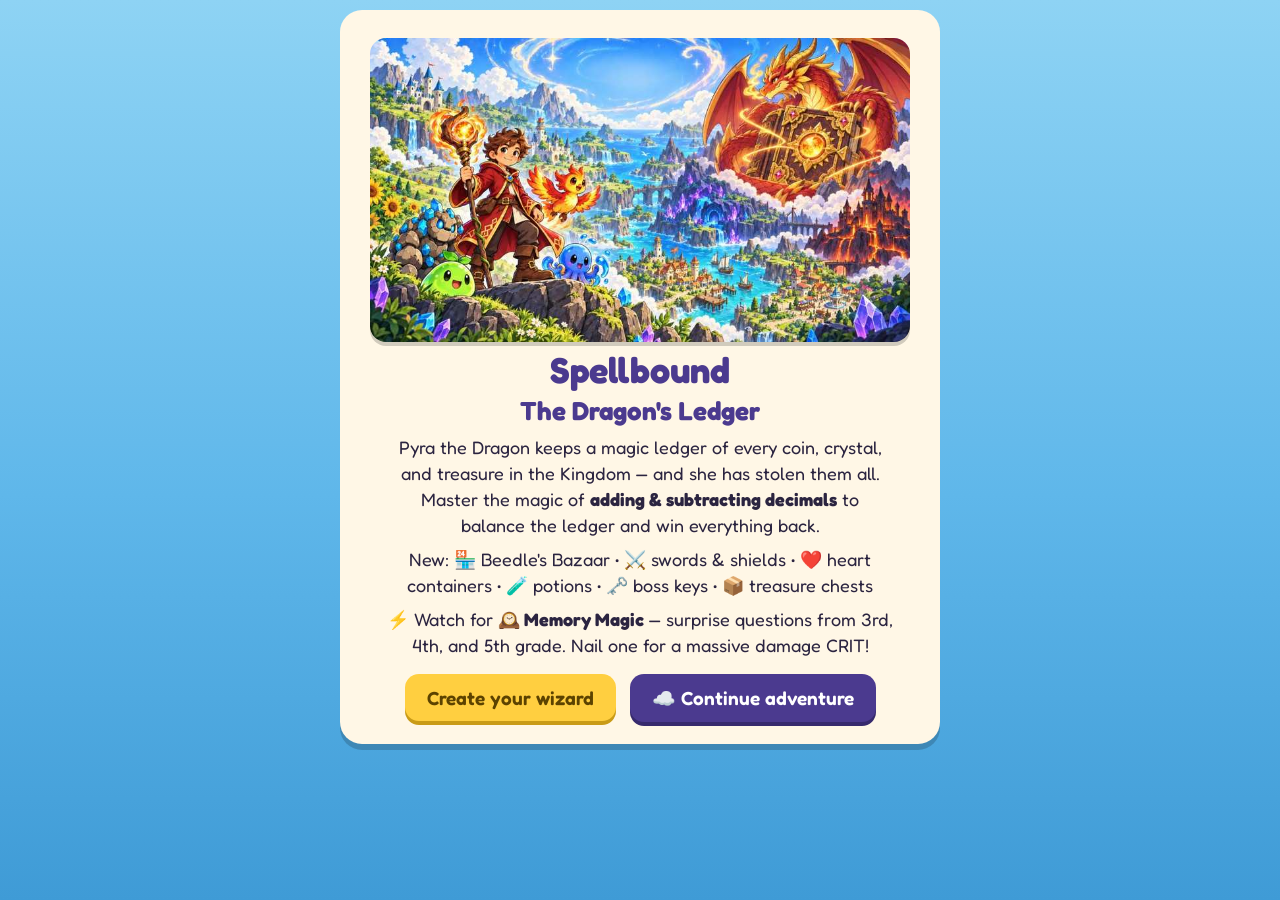
<file: spellbound/index.html>
<!DOCTYPE html>
<html lang="en">
<head>
<meta charset="UTF-8">
<meta name="viewport" content="width=device-width, initial-scale=1.0, viewport-fit=cover">
<title>Spellbound: The Dragon's Ledger</title>
<meta name="description" content="A math adventure: battle dragons by solving decimal, money and review problems.">
<meta name="robots" content="noindex, nofollow">
<meta name="theme-color" content="#4b3a8f">
<meta name="color-scheme" content="light">
<meta name="apple-mobile-web-app-capable" content="yes">
<meta name="mobile-web-app-capable" content="yes">
<meta name="apple-mobile-web-app-title" content="Spellbound">
<link rel="manifest" href="manifest.webmanifest">
<link rel="icon" href="favicon.ico" sizes="any">
<link rel="icon" href="icons/favicon-32.png" type="image/png" sizes="32x32">
<link rel="apple-touch-icon" href="icons/apple-touch-icon.png">
<link rel="preload" href="fonts/fredoka-variable.woff2" as="font" type="font/woff2" crossorigin>
<link rel="stylesheet" href="fonts/fredoka.css">
<style>
  :root{
    --sky:#8ed3f4; --sky2:#5fb7ea;
    --panel:#4b3a8f; --panel-dk:#372a6d;
    --cream:#fff7e6;
    --grass:#63c74d;
    --hpG:#58d858; --hpR:#ff5a5a;
    --gold:#ffcf40;
    --ink:#2b2440;
  }
  *{box-sizing:border-box;-webkit-tap-highlight-color:transparent;}
  html,body{margin:0;padding:0;}
  body{
    font-family:'Fredoka',sans-serif; color:var(--ink);
    background:linear-gradient(180deg,var(--sky) 0%,var(--sky2) 55%,#3f9bd6 100%);
    min-height:100vh; display:flex; justify-content:center; padding:10px;
  }
  #app{width:100%;max-width:600px;}
  #hud{display:none; align-items:center; gap:10px; background:var(--panel); border-radius:16px;
    padding:8px 14px; margin-bottom:10px; color:#fff; box-shadow:0 4px 0 var(--panel-dk); flex-wrap:wrap;}
  #hud .name{font-weight:700;}
  #hud .lvl{background:var(--gold); color:#5c4300; border-radius:10px; padding:1px 10px; font-weight:700;}
  #hud .gold{color:var(--gold); font-weight:600;}
  #hud .gear{font-size:18px;}
  .xpwrap{flex-basis:100%; height:10px; background:var(--panel-dk); border-radius:6px; overflow:hidden;}
  .xpwrap>div{height:100%; background:linear-gradient(90deg,#7ee0ff,#b18cff); transition:width .5s;}
  .card{background:var(--cream); border-radius:22px; padding:22px 18px; text-align:center;
    box-shadow:0 6px 0 rgba(0,0,0,.18);}
  h1{font-size:36px; margin:4px 0 2px; color:var(--panel);}
  h2{font-size:26px; margin:4px 0 8px; color:var(--panel);}
  .story{font-size:18px; line-height:1.45; max-width:46ch; margin:8px auto;}
  .big{font-size:64px; margin:2px 0;}
  button{font-family:inherit; font-size:19px; font-weight:600; cursor:pointer;
    background:var(--grass); color:#fff; border:none; border-radius:14px;
    padding:12px 22px; margin:8px 5px 0; box-shadow:0 4px 0 #3f8f30;}
  button:active{transform:translateY(3px); box-shadow:0 1px 0 #3f8f30;}
  button.purple{background:var(--panel); box-shadow:0 4px 0 var(--panel-dk);}
  button.goldb{background:var(--gold); color:#5c4300; box-shadow:0 4px 0 #c99b17;}
  button:disabled{filter:grayscale(.7); opacity:.6; cursor:not-allowed;}
  .pickrow{display:flex; gap:10px; justify-content:center; flex-wrap:wrap; margin:10px 0;}
  .pick{background:#fff; border:3px solid transparent; border-radius:16px; padding:10px 14px; cursor:pointer; width:118px;}
  .pick .em{font-size:44px;}
  .pick.sel{border-color:var(--panel); background:#efe9ff;}
  .pick small{display:block; font-weight:600;}
  input[type=text]{font-family:inherit; font-size:20px; text-align:center; padding:10px; width:230px;
    border-radius:12px; border:3px solid var(--panel); outline:none;}
  .zone{display:flex; align-items:center; gap:12px; background:#fff; border-radius:16px;
    padding:10px 14px; margin:10px auto; max-width:430px; text-align:left; cursor:pointer;
    box-shadow:0 3px 0 rgba(0,0,0,.12);}
  .zone.locked{filter:grayscale(1); opacity:.55; cursor:not-allowed;}
  .zone .em{font-size:38px;}
  .zone b{font-size:19px;}
  .zone small{display:block; color:#6b6390;}
  .zone .stars{margin-left:auto; color:var(--gold); font-size:18px; white-space:nowrap;}
  #arena{display:flex; justify-content:space-between; align-items:flex-end; margin:6px 4px 4px; min-height:150px;}
  #arena.stage{background-size:cover; background-position:center 65%; border-radius:16px; padding:14px 12px 10px;
    min-height:190px; box-shadow:inset 0 0 0 3px rgba(0,0,0,.15);}
  #arena.stage .fname{color:#fff; text-shadow:0 2px 3px rgba(0,0,0,.65); font-size:15px;}
  #arena.stage .hptext{color:#fff; text-shadow:0 1px 2px rgba(0,0,0,.7);}
  .zonehero{width:100%; max-width:460px; border-radius:16px; box-shadow:0 4px 0 rgba(0,0,0,.18); display:block; margin:6px auto;}
  .fighter{width:44%;}
  .sprite{font-size:78px; line-height:1; filter:drop-shadow(0 6px 0 rgba(0,0,0,.18)); display:inline-block;}
  img.sprite{height:118px; width:auto; border-radius:14px; border:3px solid #fff; box-shadow:0 4px 8px rgba(0,0,0,.35); filter:none;}
  .titleart{display:flex; gap:12px; justify-content:center; align-items:center; margin:6px 0;}
  .titleart img{height:150px; border-radius:16px; border:3px solid #fff; box-shadow:0 5px 10px rgba(0,0,0,.25);}
  .sprite.hitfx{animation:shake .4s;}
  .sprite.faint{animation:faint .6s forwards;}
  .sprite.castfx{animation:cast .45s;}
  @keyframes shake{0%,100%{transform:translateX(0)}25%{transform:translateX(-10px)}50%{transform:translateX(9px)}75%{transform:translateX(-6px)}}
  @keyframes faint{to{transform:translateY(30px) rotate(90deg); opacity:0;}}
  @keyframes cast{50%{transform:translateY(-14px) scale(1.08);}}
  .fname{font-weight:700; font-size:16px;}
  .hpbar{height:14px; background:#ddd; border-radius:8px; overflow:hidden; margin-top:4px; border:2px solid rgba(0,0,0,.15);}
  .hpbar>div{height:100%; background:var(--hpG); transition:width .4s;}
  .hpbar.low>div{background:var(--hpR);}
  .hptext{font-size:13px; font-weight:600;}
  #fx{height:34px; font-size:28px;}
  .spellrow{display:flex; gap:8px; justify-content:center; flex-wrap:wrap; margin-top:4px;}
  .spell{background:var(--panel); color:#fff; border-radius:14px; padding:8px 12px; cursor:pointer;
    box-shadow:0 3px 0 var(--panel-dk); font-weight:600; font-size:16px;}
  .spell small{display:block; font-weight:400; font-size:12px; color:#cfc3ff;}
  .spell.lock{filter:grayscale(1); opacity:.5; cursor:not-allowed;}
  .itemrow{display:flex; gap:8px; justify-content:center; flex-wrap:wrap; margin-top:8px;}
  .item{background:#fff; border-radius:12px; padding:6px 12px; cursor:pointer; font-weight:600; font-size:15px;
    box-shadow:0 2px 0 rgba(0,0,0,.15);}
  .item.none{opacity:.45; cursor:not-allowed;}
  .optrow{display:flex; flex-direction:column; gap:6px; margin-top:8px;}
  .opt{background:#fff; border:3px solid #d9d0f5; border-radius:12px; padding:9px 12px; cursor:pointer;
    font-weight:600; font-size:17px; text-align:left; box-shadow:0 2px 0 rgba(0,0,0,.1);}
  .opt.sel{border-color:var(--panel); background:#efe9ff;}
  .opt.gone{visibility:hidden;}
  .qbox{background:#fff; border-radius:16px; padding:12px 14px; margin:10px auto 4px; max-width:420px;
    box-shadow:inset 0 0 0 3px #e4dcff;}
  .qbox .qlabel{font-size:14px; color:#7a6fb0; font-weight:600;}
  .qbox .qtext{font-size:26px; font-weight:700; margin:4px 0;}
  .qbox input{width:160px; font-size:24px; border-color:#b7a7ee;}
  .worked{background:var(--ink); color:#d9f0ff; border-radius:10px; display:inline-block; text-align:right;
    padding:10px 16px; margin-top:8px; font-family:'Courier New',monospace; font-size:17px; font-weight:700; white-space:pre;}
  .msg{min-height:40px; font-size:17px; margin-top:8px; line-height:1.35;}
  .good{color:#2f9e44; font-weight:700;} .bad{color:#e03131; font-weight:700;}
  .petrow{display:flex; gap:6px; justify-content:center; flex-wrap:wrap; margin-top:8px; font-size:26px;}
  .petchip{background:#fff; border-radius:12px; padding:4px 8px; box-shadow:0 2px 0 rgba(0,0,0,.12);}
  img.petface{height:34px; width:34px; object-fit:cover; border-radius:8px; vertical-align:middle;}
  #hud img.petface{height:24px; width:24px; border-radius:6px;}
  .bigface{height:120px !important; width:auto !important; border-radius:14px; border:3px solid #fff; box-shadow:0 4px 8px rgba(0,0,0,.3);}
  .burst{animation:burst .6s;}
  .mwrap{position:relative;display:inline-block;}
  #mFx{position:absolute;inset:0;display:flex;align-items:center;justify-content:center;pointer-events:none;z-index:3;}
  .impact{position:absolute;animation:impactfx .75s forwards;}
  @keyframes impactfx{0%{transform:scale(.3) rotate(-12deg);opacity:0}25%{transform:scale(1.35) rotate(4deg);opacity:1}100%{transform:scale(1.8) rotate(10deg);opacity:0}}
  .statusfx{position:absolute;pointer-events:none;font-size:24px;z-index:2;animation:pulsefx 1.1s ease-in-out infinite;filter:drop-shadow(0 2px 2px rgba(0,0,0,.4));}
  @keyframes pulsefx{0%,100%{transform:scale(1) translateY(0)}50%{transform:scale(1.25) translateY(-4px)}}
  .freezeveil{position:absolute;inset:-2px;background:rgba(140,215,255,.38);border:2px solid rgba(200,240,255,.8);border-radius:14px;pointer-events:none;z-index:1;}
  img.sprite.burning,.sprite.burning{filter:drop-shadow(0 0 12px #ff8c1a) saturate(1.25) !important;}
  img.sprite.frozen,.sprite.frozen{filter:saturate(.5) brightness(1.15) !important;}
  @keyframes burst{0%{transform:scale(.3)}60%{transform:scale(1.25)}100%{transform:scale(1)}}
  .confetti{font-size:30px; letter-spacing:6px;}
  /* shop */
  .shopitem{display:flex; align-items:center; gap:12px; background:#fff; border-radius:14px;
    padding:8px 12px; margin:8px auto; max-width:460px; text-align:left; box-shadow:0 2px 0 rgba(0,0,0,.12);}
  .shopitem .em{font-size:32px;}
  .shopitem b{font-size:17px;}
  .shopitem small{display:block; color:#6b6390; font-size:13px;}
  .shopitem .buy{margin-left:auto; white-space:nowrap;}
  .shopitem button{font-size:15px; padding:8px 14px; margin:0;}
  .price{color:#a4780a; font-weight:700; font-size:15px; text-align:right; margin-right:8px;}
  .owned{color:#2f9e44; font-weight:700; font-size:14px;}
  /* chest & key */
  .chest{font-size:80px; cursor:pointer; display:inline-block; transition:transform .15s;}
  .chest:active{transform:scale(.92);}
  .keytrack{font-size:30px; letter-spacing:8px; margin:6px 0;}
</style>
</head>
<body>
<div id="app">
  <div id="hud">
    <span class="avatar" id="hAv">🧙</span>
    <span class="name" id="hName">Wizard</span>
    <span class="lvl" id="hLvl">Lv 1</span>
    <span class="gold" id="hGold">🪙 0</span>
    <span class="gear" id="hGear"></span>
    <span id="hPets" style="margin-left:auto;font-size:20px;"></span>
    <span id="hCloud" style="font-size:14px;"></span>
    <div class="xpwrap"><div id="hXp" style="width:0%"></div></div>
  </div>
  <div class="card" id="screen"></div>
</div>

<script>
/* ============ SPELLBOUND: THE DRAGON'S LEDGER ============ */
/* ☁️ CLOUD SAVES: paste your Google Apps Script web-app URL (ends in /exec) between the quotes. */
const BACKEND_URL = "https://script.google.com/macros/s/AKfycby6-WOO2E1JZUFB9lDzeEFyVDewGef_gmX9DNGlW7zlmhpbiA0BKlj3lZrZxkwkhpi9/exec";
let _saveTimer=null, _cloudState="";

/* ---- local backup ----------------------------------------------------
   The cloud is what lets one wizard follow you between devices, but it
   can't be the only copy: a dropped connection would otherwise throw away
   the whole session. Every save is written to this device first, and the
   cloud is treated as a bonus on top. */
const LOCAL_KEY = n => "spellbound:" + String(n||"").trim().toLowerCase();
function saveLocal(p){
  try{ localStorage.setItem(LOCAL_KEY(p.name), JSON.stringify({data:p, at:Date.now()})); }
  catch(e){ /* private mode or a full quota - the cloud is still tried */ }
}
function readLocal(name){
  try{
    const raw=localStorage.getItem(LOCAL_KEY(name));
    return raw ? JSON.parse(raw) : null;
  }catch(e){ return null; }
}
function localWizards(){
  const out=[];
  try{
    for(let i=0;i<localStorage.length;i++){
      const k=localStorage.key(i);
      if(k && k.indexOf("spellbound:")===0){
        const rec=JSON.parse(localStorage.getItem(k));
        if(rec && rec.data && rec.data.name) out.push(rec);
      }
    }
  }catch(e){}
  return out;
}

function cloudReady(){return BACKEND_URL && P && P.name;}
function scheduleSave(){
  if(!P || !P.name) return;
  clearTimeout(_saveTimer);
  _saveTimer=setTimeout(saveGame, 2500);
}
async function saveGame(){
  if(!P || !P.name) return;
  saveLocal(P);                       // always, and before the network
  if(!cloudReady()){ _cloudState="📱"; cloudDot(); return; }
  try{
    _cloudState="…"; cloudDot();
    const res=await fetch(BACKEND_URL,{method:"POST",headers:{"Content-Type":"text/plain"},body:JSON.stringify({name:P.name,data:P})});
    /* The old version showed the happy cloud as soon as fetch resolved, so a
       backend that answered {ok:false} still looked like a successful save. */
    let body=null;
    try{ body=await res.json(); }catch(e){}
    /* Three distinct states, because they mean different things to a grown-up
       who gets asked "what's this symbol?":
         ☁️  saved to the cloud, safe on every device
         📱  no connection, but saved on this device - nothing is lost
         ⚠️  the backend actively refused the save - worth looking at */
    if(res.ok && body && body.ok){ _cloudState="☁️"; }
    else { _cloudState="⚠️"; console.warn("Cloud save rejected:", body && body.error); }
    cloudDot();
  }catch(e){_cloudState="📱"; cloudDot(); console.warn("Cloud unreachable; saved on this device only:", e);}
}
const CLOUD_TIP={"☁️":"Saved to the cloud","📱":"Saved on this device (no connection)","⚠️":"The cloud refused this save","…":"Saving…"};
function cloudDot(){
  const el=document.getElementById("hCloud");
  if(el){ el.textContent=_cloudState; el.title=CLOUD_TIP[_cloudState]||""; }
}
async function loadGame(name){
  const local=readLocal(name);
  if(!BACKEND_URL) return local ? {ok:true, data:local.data} : {ok:false, error:"not_found"};
  try{
    const res=await fetch(BACKEND_URL+"?name="+encodeURIComponent(name));
    const remote=await res.json();
    if(!remote || !remote.ok) return local ? {ok:true, data:local.data} : remote;
    /* Both copies exist: prefer whichever got further, so finishing a session
       on the tablet can't be undone by an older save on the laptop. */
    if(local && progressOf(local.data) > progressOf(remote.data)) return {ok:true, data:local.data};
    return remote;
  }catch(e){
    return local ? {ok:true, data:local.data} : {ok:false, error:"offline"};
  }
}
/* A rough "how far along is this save" score, used only to break ties. */
function progressOf(d){
  if(!d) return -1;
  return (+d.solved||0) + (+d.lvl||0)*10 + (+d.rank||0)*100 + (+d.towerBest||0);
}
async function listWizards(){
  /* Merge what the cloud knows with what this device knows, so the picker
     still offers your wizards with no connection. Never throws: the caller
     shows an error screen for ok:false, and "no internet" is not an error
     worth blocking on when there is a local save sitting right here. */
  const mine=localWizards().map(rec=>({
    name:rec.data.name, level:rec.data.lvl||1, gold:rec.data.gold||0,
    el:rec.data.el||"", updated:new Date(rec.at||0).toISOString(), local:true
  }));
  let cloud=[];
  if(BACKEND_URL){
    try{
      const res=await fetch(BACKEND_URL+"?action=list");
      const j=await res.json();
      if(j && j.ok && j.wizards) cloud=j.wizards;
    }catch(e){ /* offline - the local list carries us */ }
  }
  const byKey={};
  cloud.forEach(w=>{ byKey[String(w.name).trim().toLowerCase()]=w; });
  mine.forEach(w=>{
    const k=String(w.name).trim().toLowerCase();
    // keep whichever copy is newer, but never drop a wizard entirely
    if(!byKey[k] || String(w.updated) > String(byKey[k].updated||"")) byKey[k]=w;
  });
  const wizards=Object.keys(byKey).map(k=>byKey[k])
    .sort((a,b)=> String(a.updated) < String(b.updated) ? 1 : -1);
  return {ok:true, wizards:wizards};
}
function makeDefaultP(nm,el){
  return {name:nm, el:el, lvl:1, xp:0, gold:15, hpMax:100, hp:100, pets:[], zone:0,
     stars:[0,0,0,0,0], solved:0, missed:0, rank:0, towerBest:0, outfit:null, subjects:"math", wardrobe:{}, wonGame:false,
     sword:0, shield:0, potions:1, scrolls:1, hearts:0, gems:{}, activeGems:{}, pin:""};
}
function normalizeSave(saved){
  const base=makeDefaultP(saved.name||"Wizard", saved.el||"fire");
  const p=Object.assign(base, saved);
  p.pets=(p.pets||[]).map(x=>[x[0],x[1],x[2]||0]);
  p.stars=p.stars&&p.stars.length===5?p.stars:[0,0,0,0,0];
  p.gems=p.gems||{}; p.activeGems={}; p.wardrobe=p.wardrobe||{}; p.subjects=p.subjects||"math";
  p.hp=Math.min(p.hp||p.hpMax, p.hpMax);
  return p;
}
const ELEMENTS = {
  fire:  {orb:"🔥", name:"Fire",  sig:"the BURN specialist: damage that keeps ticking"},
  water: {orb:"💧", name:"Water", sig:"the HEALER: big waves restore health"},
  leaf:  {orb:"🍃", name:"Leaf",  sig:"the SURVIVOR: steady strikes that heal on hit"},
  storm: {orb:"⚡", name:"Storm", sig:"the STUNNER: enemies cannot hit back"},
};
const SPELLS = [
  {el:"fire", lvl:1, name:"Flame Flick",   icon:"🔥", dmg:[13,19], cd:0, fx:"basic", fxText:"quick fiery jab — always ready"},
  {el:"fire", lvl:3, name:"Ember Burst",   icon:"🔥", dmg:[16,22], cd:2, fx:"burn", burn:[6,3], fxText:"BURN: 6 dmg each turn ×3"},
  {el:"fire", lvl:5, name:"Blaze Lash",    icon:"🎆", dmg:[24,32], cd:3, fx:"burn", burn:[8,2], fxText:"heavy hit + BURN 8×2"},
  {el:"fire", lvl:8, name:"Inferno",       icon:"🌋", dmg:[38,50], cd:5, fx:"burn", burn:[8,3], fxText:"massive hit + BURN 8×3"},
  {el:"water",lvl:1, name:"Splash Jab",    icon:"💧", dmg:[13,19], cd:0, fx:"basic", fxText:"quick splashy jab — always ready"},
  {el:"water",lvl:3, name:"Tidal Surge",   icon:"💧", dmg:[16,22], cd:2, fx:"soak", heal:10, fxText:"heals you 10"},
  {el:"water",lvl:5, name:"Riptide",       icon:"🌊", dmg:[24,32], cd:3, fx:"soak", heal:8,  fxText:"heavy hit + heal 8"},
  {el:"water",lvl:8, name:"Tsunami",       icon:"🌊", dmg:[38,50], cd:5, fx:"soak", heal:15, fxText:"massive hit + heal 15"},
  {el:"leaf", lvl:1, name:"Vine Snap",     icon:"🍃", dmg:[13,19], cd:0, fx:"sap",  heal:5,  fxText:"heals you 5 on every hit"},
  {el:"leaf", lvl:3, name:"Thorn Volley",  icon:"🌿", dmg:[11,16], cd:2, fx:"twin", fxText:"strikes TWICE"},
  {el:"leaf", lvl:5, name:"Regrowth Bloom",icon:"🌸", dmg:[22,30], cd:3, fx:"sap",  heal:12, fxText:"hit + heal 12"},
  {el:"leaf", lvl:8, name:"Wildheart",     icon:"🌳", dmg:[36,48], cd:5, fx:"sap",  heal:12, fxText:"massive hit + heal 12"},
  {el:"storm",lvl:1, name:"Static Jab",    icon:"⚡", dmg:[13,19], cd:0, fx:"basic", fxText:"quick zappy jab — always ready"},
  {el:"storm",lvl:3, name:"Thunder Zap",   icon:"⚡", dmg:[16,22], cd:3, fx:"stun", stun:1, fxText:"STUN: blocks next counterattack"},
  {el:"storm",lvl:5, name:"Chain Lightning",icon:"🌩️",dmg:[13,18], cd:3, fx:"twin", fxText:"strikes TWICE"},
  {el:"storm",lvl:8, name:"Stormcaller",   icon:"🌩️", dmg:[36,48], cd:5, fx:"stun", stun:1, fxText:"massive hit + STUN"},
  {el:"ice",   lvl:4, name:"Frost Nova",   icon:"❄️", dmg:[21,29], cd:3, fx:"freeze", freeze:2, fxText:"FREEZE: halves next 2 hits on you"},
  {el:"ice",   lvl:6, name:"Crystal Lance",icon:"🔮", dmg:[30,40], cd:4, fx:"lance", fxText:"DOUBLE damage vs frozen foes"},
  {el:"shadow",lvl:5, name:"Shadow Drain", icon:"🌑", dmg:[24,32], cd:3, fx:"drain", fxText:"steals a third of damage as hearts"},
  {el:"wind",  lvl:7, name:"Cyclone",      icon:"🌪️", dmg:[26,36], cd:4, fx:"windfall", fxText:"blows loose gold your way"},
  {el:"cosmic",lvl:6, name:"Star Shower",  icon:"🌟", dmg:[15,22], cd:3, fx:"twin", fxText:"strikes TWICE"},
  {el:"cosmic",lvl:10,name:"Galaxy Blast", icon:"🌌", dmg:[40,55], cd:6, fx:"ultimate", fxText:"huge hit + BURN + STUN"},
];
const GEMS={fire:{em:"🔴",name:"Fire Gem",cost:12},water:{em:"🔵",name:"Water Gem",cost:12},leaf:{em:"🟢",name:"Leaf Gem",cost:12},storm:{em:"🟡",name:"Storm Gem",cost:12},ice:{em:"❄️",name:"Ice Gem",cost:18},shadow:{em:"🟣",name:"Shadow Gem",cost:20},wind:{em:"🌀",name:"Wind Gem",cost:22},cosmic:{em:"💜",name:"Cosmic Gem",cost:30}};
const GEM_BATTLES=3;
const SWORDS=[{n:"Training Wand",em:"🪄",b:0},{n:"Knight Sword",em:"🗡️",b:7,cost:20.00},{n:"Master Sword",em:"⚔️",b:15,cost:45.00}];
const SHIELDS=[{n:"No Shield",em:"",r:0},{n:"Knight Shield",em:"🛡️",r:4,cost:18.00},{n:"Mirror Shield",em:"🔰",r:8,cost:40.00}];
const ZONES = [
  {name:"Sunny Meadow",   em:"🌻", mode:"add1",  desc:"Adding tenths",        mobs:[["Gloop the Slime","🟢"],["Grumble Goblin","👺"],["Sting Knight","🐝"]], boss:["King Toadstool","🍄"], mhp:40},
  {name:"Crystal Caves",  em:"💎", mode:"add2",  desc:"Adding hundredths",    mobs:[["Prism Bat","🦇"],["Rock Pup","🐕"],["Frost Golem","🧊"]],        boss:["Crystal Colossus","🗿"],  mhp:55},
  {name:"Tidal Cove",     em:"🌊", mode:"sub1",  desc:"Subtracting decimals", mobs:[["Snapclaw","🦞"],["Puff the Puffer","🐡"],["Inky","🦑"]],         boss:["Tidal Titan","🐢"],  mhp:70},
  {name:"Market Village", em:"🏪", mode:"money", desc:"Money problems",       mobs:[["Mimic Chest","🧰"],["Coin Bandit","🥷"],["Sweepy the Broom","🧹"]], boss:["Merchant King","🤴"],  mhp:85},
  {name:"Volcano Keep",   em:"🌋", mode:"mixed", desc:"Everything mixed!",    mobs:[["Fire Imp","😈"],["Magma Golem","🌋"],["Ash Phoenix","🐦‍🔥"]],    boss:["PYRA THE DRAGON","🐉"], mhp:110},
];
const xpCap=l=>l<=0?0:(l<5?[60,150,270,420][l-1]:420+(l-4)*180);
const BGS = {0:"img/bg-0.jpg",2:"img/bg-2.jpg",3:"img/bg-3.jpg",4:"img/bg-4.jpg",1:"img/bg-1.jpg"};

const ART={o_arcane:"img/o-arcane.jpg",o_fire:"img/o-fire.jpg",o_ice:"img/o-ice.jpg",o_leaf:"img/o-leaf.jpg",o_light:"img/o-light.jpg",o_shadow:"img/o-shadow.jpg",o_blood:"img/o-blood.jpg",o_lunar:"img/o-lunar.jpg",o_ranger:"img/o-ranger.jpg",o_storm:"img/o-storm.jpg",o_royal:"img/o-royal.jpg",nv_goblin1:"img/nv-goblin1.jpg",nv_goblin2:"img/nv-goblin2.jpg",nv_goblin3:"img/nv-goblin3.jpg",nv_bee1:"img/nv-bee1.jpg",nv_bee2:"img/nv-bee2.jpg",nv_bee3:"img/nv-bee3.jpg",nv_bat1:"img/nv-bat1.jpg",nv_bat2:"img/nv-bat2.jpg",nv_bat3:"img/nv-bat3.jpg",nv_cgolem1:"img/nv-cgolem1.jpg",nv_cgolem2:"img/nv-cgolem2.jpg",nv_cgolem3:"img/nv-cgolem3.jpg",nv_crab1:"img/nv-crab1.jpg",nv_crab2:"img/nv-crab2.jpg",nv_crab3:"img/nv-crab3.jpg",nv_puffer1:"img/nv-puffer1.jpg",nv_puffer2:"img/nv-puffer2.jpg",nv_puffer3:"img/nv-puffer3.jpg",nv_mimic1:"img/nv-mimic1.jpg",nv_mimic2:"img/nv-mimic2.jpg",nv_mimic3:"img/nv-mimic3.jpg",nv_imp1:"img/nv-imp1.jpg",nv_imp2:"img/nv-imp2.jpg",nv_imp3:"img/nv-imp3.jpg",nv_mgolem1:"img/nv-mgolem1.jpg",nv_mgolem2:"img/nv-mgolem2.jpg",nv_mgolem3:"img/nv-mgolem3.jpg",nv_dragon1:"img/nv-dragon1.jpg",nv_dragon2:"img/nv-dragon2.jpg",nv_dragon3:"img/nv-dragon3.jpg",splash:"img/splash.jpg",hero_fire:"img/hero-fire.jpg",hero_water:"img/hero-water.jpg",hero_leaf:"img/hero-leaf.jpg",hero_storm:"img/hero-storm.jpg",fx_comet:"img/fx-comet.jpg",fx_fire:"img/fx-fire.jpg",fx_ice:"img/fx-ice.jpg",fx_bolt:"img/fx-bolt.jpg",fx_heal:"img/fx-heal.jpg",fx_star:"img/fx-star.jpg",fx_orb:"img/fx-orb.jpg",fx_sparkle:"img/fx-sparkle.jpg",ch_wood:"img/ch-wood.jpg",ch_blue:"img/ch-blue.jpg",ch_red:"img/ch-red.jpg",ch_crystal:"img/ch-crystal.jpg",ch_dragon:"img/ch-dragon.jpg",ev_slime1:"img/ev-slime1.jpg",ev_slime2:"img/ev-slime2.jpg",ev_slime3:"img/ev-slime3.jpg",ev_pup1:"img/ev-pup1.jpg",ev_pup2:"img/ev-pup2.jpg",ev_pup3:"img/ev-pup3.jpg",ev_oct1:"img/ev-oct1.jpg",ev_oct2:"img/ev-oct2.jpg",ev_oct3:"img/ev-oct3.jpg",ev_phx1:"img/ev-phx1.jpg",ev_phx2:"img/ev-phx2.jpg",ev_phx3:"img/ev-phx3.jpg",worldmap:"img/worldmap.jpg",finale:"img/finale.jpg"};
const ICONS={potion:"img/icon-potion.jpg",scroll:"img/icon-scroll.jpg",heart:"img/icon-heart.jpg",sword:"img/icon-sword.jpg",shield:"img/icon-shield.jpg",key:"img/icon-key.jpg",chest:"img/icon-chest.jpg",coins:"img/icon-coins.jpg"};
const SPELL_FX={sap:"fx_heal",burn:"fx_fire",stun:"fx_bolt",freeze:"fx_ice",soak:"fx_orb",drain:"fx_comet",twin:"fx_star",windfall:"fx_sparkle",lance:"fx_ice",ultimate:"fx_comet"};
const fxImg=(fx,h=26)=>SPELL_FX[fx]?`<img src="${ART[SPELL_FX[fx]]}" style="height:${h}px;width:${h}px;object-fit:cover;border-radius:6px;vertical-align:middle" alt="">`:"";
const ic=(k,h=34)=>`<img src="${ICONS[k]}" style="height:${h}px;width:auto;vertical-align:middle;border-radius:8px" alt="">`;
const MOB_IMG={"Gloop the Slime":"img/mob-slime.jpg","Rock Pup":"img/mob-pup.jpg","Inky":"img/mob-inky.jpg","Ash Phoenix":"img/mob-phoenix.jpg","King Toadstool":"img/mob-toadstool.jpg","Grumble Goblin":"img/mob-goblin.jpg","Sting Knight":"img/mob-knight.jpg","Prism Bat":"img/mob-bat.jpg","Crystal Colossus":"img/mob-colossus.jpg","Frost Wisp":"img/mob-wisp.jpg","Snapclaw":"img/mob-snapclaw.jpg","Puff the Puffer":"img/mob-puffer.jpg","Tidal Titan":"img/mob-titan.jpg","Mimic Chest":"img/mob-chest.jpg","Coin Bandit":"img/mob-bandit.jpg","Sweepy the Broom":"img/mob-broom.jpg","Fire Imp":"img/mob-imp.jpg","Magma Golem":"img/mob-golem.jpg"};
const EVO={"Gloop the Slime":["ev_slime1","ev_slime2","ev_slime3"],"Rock Pup":["ev_pup1","ev_pup2","ev_pup3"],"Inky":["ev_oct1","ev_oct2","ev_oct3"],"Ash Phoenix":["ev_phx1","ev_phx2","ev_phx3"],
"Grumble Goblin":["nv_goblin1","nv_goblin2","nv_goblin3"],"Sting Knight":["nv_bee1","nv_bee2","nv_bee3"],"Prism Bat":["nv_bat1","nv_bat2","nv_bat3"],"Frost Golem":["nv_cgolem1","nv_cgolem2","nv_cgolem3"],
"Snapclaw":["nv_crab1","nv_crab2","nv_crab3"],"Puff the Puffer":["nv_puffer1","nv_puffer2","nv_puffer3"],"Mimic Chest":["nv_mimic1","nv_mimic2","nv_mimic3"],"Fire Imp":["nv_imp1","nv_imp2","nv_imp3"],
"Magma Golem":["nv_mgolem1","nv_mgolem2","nv_mgolem3"],"Pyra Jr.":["nv_dragon1","nv_dragon2","nv_dragon3"]};
const petStage=p=>(p[2]||0)>=20?2:(p[2]||0)>=8?1:0;
const petArt=p=>EVO[p[0]]?ART[EVO[p[0]][petStage(p)]]:(MOB_IMG[p[0]]||null);
const PET_ABIL={
 "Gloop the Slime":{d:st=>`Regen: heal ${2+st*2} ❤️ at the start of every battle`,regen:st=>2+st*2},
 "Grumble Goblin":{d:st=>`Bruiser: +${2+st*2} damage on every spell`,dmg:st=>2+st*2},
 "Sting Knight":{d:st=>`Sting Crit: ${8+st*4}% chance to DOUBLE a hit`,crit:st=>(8+st*4)/100},
 "Prism Bat":{d:st=>`Swoop: ${10+st*5}% chance enemy counterattacks miss`,dodge:st=>(10+st*5)/100},
 "Rock Pup":{d:st=>`Guard: blocks ${2+st} damage from every enemy hit`,guard:st=>2+st},
 "Frost Golem":{d:st=>`Chill: ${10+st*5}% chance to FREEZE on hit`,chill:st=>(10+st*5)/100},
 "Snapclaw":{d:st=>`Pincer: +${3+st*2} damage on quick (no-recharge) spells`,quick:st=>3+st*2},
 "Puff the Puffer":{d:st=>`Bubble Bounty: heal ${3+st*2} ❤️ after every win`,winheal:st=>3+st*2},
 "Inky":{d:st=>`Ink Cloud: ${10+st*5}% chance to halve the enemy's next hit`,ink:st=>(10+st*5)/100},
 "Mimic Chest":{d:st=>`Hoarder: +${15+st*10}% gold from chests`,chestmult:st=>1+(15+st*10)/100},
 "Coin Bandit":{d:st=>`Sticky Fingers: +${(0.5+st*0.5).toFixed(2)} gold every win`,wingold:st=>0.5+st*0.5},
 "Sweepy the Broom":{d:st=>`Dust Off: ${20+st*10}% chance a hit sweeps 1 turn off all recharges`,sweep:st=>(20+st*10)/100},
 "Fire Imp":{d:st=>`Kindle: your burns tick for +${1+st} extra damage`,kindle:st=>1+st},
 "Magma Golem":{d:st=>`Heavy Hands: +${3+st*2} damage on big (recharge 3+) spells`,heavy:st=>3+st*2},
 "Ash Phoenix":{d:st=>`Phoenix Feather: once per battle, survive a knockout at 1 ❤️ (then heal ${5+st*5})`,feather:st=>5+st*5},
 "Pyra Jr.":{d:st=>`Dragonfire: +${2+st} damage AND burns tick +1`,dmg:st=>2+st,kindle:()=>1},
};
const petPerk=(key)=>P.pets.reduce((t,p)=>{const a=PET_ABIL[p[0]];return t+((a&&a[key])?a[key](petStage(p)):0);},0);
const petProc=(key)=>P.pets.some(p=>{const a=PET_ABIL[p[0]];return a&&a[key]&&Math.random()<a[key](petStage(p));});
const petBonusOf=p=>PET_ABIL[p[0]]&&PET_ABIL[p[0]].dmg?PET_ABIL[p[0]].dmg(petStage(p)):0;
MOB_IMG["Merchant King"]="img/mob-merchant-king.jpg";
const mobArt=m=>MOB_IMG[m[0]]||null;
const mobFace=(m,cls="petface")=>{const a=(m.length>2||EVO[m[0]])?petArt(m):mobArt(m);return a?`<img class="${cls}" src="${a}" alt="">`:m[1];};
const OUTFITS={
 fire:  {art:"o_fire",  name:"Flamecaller Robes", how:"Fire wizards start with these", un:()=>P.el==="fire"},
 water: {art:"o_ice",   name:"Frosttide Robes",   how:"Water wizards start with these", un:()=>P.el==="water"},
 leaf:  {art:"o_leaf",  name:"Wildgrove Robes",   how:"Leaf wizards start with these", un:()=>P.el==="leaf"},
 storm: {art:"o_storm", name:"Stormforged Robes", how:"Storm wizards start with these", un:()=>P.el==="storm"},
 ranger:{art:"o_ranger",name:"Adventurer's Garb", how:"Buy at Beedle's Bazaar (30 gold)", un:()=>P.wardrobe&&P.wardrobe.ranger},
 arcane:{art:"o_arcane",name:"Arcane Scholar",    how:"Reach Level 10", un:()=>P.lvl>=10},
 lunar: {art:"o_lunar", name:"Lunar Mystic",      how:"Befriend 6 pets", un:()=>P.pets.length>=6},
 light: {art:"o_light", name:"Lightbringer",      how:"Earn 9 total ⭐ across the realms", un:()=>P.stars.reduce((a,b)=>a+b,0)>=9},
 shadow:{art:"o_shadow",name:"Shadowweave",       how:"Reach floor 10 of the Endless Tower", un:()=>(P.towerBest||0)>=10},
 blood: {art:"o_blood", name:"Dragonhide Battlegear", how:"Ascend to Ledger Rank 2", un:()=>(P.rank||0)>=1},
 royal: {art:"o_royal", name:"Royal Regalia",     how:"Defeat Pyra and balance the Ledger", un:()=>!!P.wonGame},
};
const heroImg=()=>{const o=P.outfit&&OUTFITS[P.outfit];if(o&&o.un())return ART[o.art];return ART["o_"+({fire:"fire",water:"ice",leaf:"leaf",storm:"storm"}[P.el])]||ART["hero_"+P.el]||HERO_IMG;};
const HERO_IMG="img/hero-default.jpg";
const PYRA_IMG="img/pyramid.jpg";
let P=null, B=null;

const ri=(a,b)=>Math.floor(Math.random()*(b-a+1))+a;
const r1=()=>+(ri(11,99)/10).toFixed(1);
const r2=()=>+(ri(101,2999)/100).toFixed(2);
const money=()=>+(ri(150,2499)/100).toFixed(2);
const fmt=n=>(+(+n).toFixed(3)).toString();
const fmt$=n=>"$"+(+n).toFixed(2);
function worked(a,b,op,ans){
  const decs=x=>{const s=fmt(x);return s.includes(".")?s.split(".")[1].length:0;};
  const d=Math.max(decs(a),decs(b),decs(ans));
  const f=x=>(+x).toFixed(d);
  const w=Math.max(f(a).length,f(b).length,f(ans).length)+2;
  const pad=s=>s.padStart(w," ");
  return pad(f(a))+"\n"+op+pad(f(b)).slice(1)+"\n"+"—".repeat(w)+"\n"+pad(f(ans));
}
/* Two-step problems can't use worked(), which lays out a single sum. This
   spells out the intermediate value so a hint scroll shows the method rather
   than just handing over the answer. */
function worked2(a,b,c,op1,op2,mid,ans,unit){
  const u=unit||"";
  return `Step 1:  ${fmt(a)} ${op1} ${fmt(b)} = ${fmt(mid)}${u}\nStep 2:  ${fmt(mid)} ${op2} ${fmt(c)} = ${fmt(ans)}${u}`;
}
function setupOnly(a,b,op){
  const decs=x=>{const s=fmt(x);return s.includes(".")?s.split(".")[1].length:0;};
  const d=Math.max(decs(a),decs(b));
  const f=x=>(+x).toFixed(d);
  const w=Math.max(f(a).length,f(b).length)+2;
  const pad=s=>s.padStart(w," ");
  return pad(f(a))+"\n"+op+pad(f(b)).slice(1)+"\n"+"—".repeat(w)+"\n"+pad("?");
}
const QBANK={
sci:[
{q:"Which part of the cell is the 'control center' that holds DNA?",o:["Nucleus","Cell membrane","Cytoplasm","Cell wall"],c:0,w:"The nucleus directs the cell's activities and stores its DNA."},
{q:"Which organelle is the 'powerhouse' that makes energy for the cell?",o:["Mitochondria","Nucleus","Vacuole","Ribosome"],c:0,w:"Mitochondria turn food into usable energy (ATP)."},
{q:"Plant cells have this stiff outer layer that animal cells do NOT have.",o:["Cell wall","Cell membrane","Nucleus","Mitochondria"],c:0,w:"The cell wall gives plant cells their rigid shape."},
{q:"What do plants make during photosynthesis?",o:["Sugar and oxygen","Salt and water","Carbon dioxide and soil","Protein and nitrogen"],c:0,w:"Plants use sunlight, water, and CO₂ to make glucose (sugar) and release oxygen."},
{q:"Which of these is a PRODUCER in a food web?",o:["Grass","Rabbit","Hawk","Mushroom"],c:0,w:"Producers make their own food from sunlight — plants like grass."},
{q:"An animal that eats only other animals is a…",o:["Carnivore","Herbivore","Omnivore","Producer"],c:0,w:"Carnivores eat meat; herbivores eat plants; omnivores eat both."},
{q:"Decomposers like fungi and bacteria help an ecosystem by…",o:["Breaking down dead material and recycling nutrients","Producing oxygen","Hunting prey","Blocking sunlight"],c:0,w:"Decomposers return nutrients from dead things back to the soil."},
{q:"Which is a renewable energy source?",o:["Solar power","Coal","Oil","Natural gas"],c:0,w:"Sunlight keeps coming — coal, oil, and gas take millions of years to form."},
{q:"Energy of MOTION is called…",o:["Kinetic energy","Potential energy","Thermal energy","Chemical energy"],c:0,w:"Kinetic = moving. Potential = stored (like a stretched rubber band)."},
{q:"A ball held at the top of a hill has mostly…",o:["Potential energy","Kinetic energy","Sound energy","Electrical energy"],c:0,w:"Stored energy due to position = potential energy. It becomes kinetic when it rolls."},
{q:"Speed is calculated by…",o:["Distance ÷ time","Distance × time","Time ÷ distance","Distance + time"],c:0,w:"Speed = distance divided by time, like miles per hour."},
{q:"An object at rest stays at rest unless acted on by a force. That's…",o:["Newton's 1st Law (inertia)","Newton's 3rd Law","Gravity","Friction"],c:0,w:"Newton's First Law is the law of inertia."},
{q:"The force that pulls objects toward Earth's center is…",o:["Gravity","Magnetism","Friction","Inertia"],c:0,w:"Gravity pulls everything with mass toward Earth."},
{q:"The force that slows a sliding box on the floor is…",o:["Friction","Gravity","Magnetism","Momentum"],c:0,w:"Friction resists motion between surfaces that touch."},
{q:"Which is a PHYSICAL change?",o:["Ice melting","Wood burning","Iron rusting","Bread baking"],c:0,w:"Melting changes the state, not the substance — it's still water."},
{q:"Which is a CHEMICAL change?",o:["A nail rusting","Ice melting","Paper being cut","Sugar dissolving"],c:0,w:"Rusting makes a NEW substance (iron oxide) — that's chemical."},
{q:"Salt water is an example of a…",o:["Mixture (solution)","Element","Compound only","Pure substance"],c:0,w:"Salt dissolved in water is a solution — a type of mixture you can separate."},
{q:"Density is…",o:["Mass ÷ volume","Mass × volume","Volume ÷ mass","Weight + size"],c:0,w:"Density = how much mass is packed into a space: mass divided by volume."},
{q:"An object sinks in water when its density is…",o:["Greater than water's","Less than water's","Equal to zero","Not related to water"],c:0,w:"Denser than water sinks; less dense floats."},
{q:"The three states of matter you see every day are…",o:["Solid, liquid, gas","Hot, warm, cold","Rock, water, air only","Atoms, molecules, cells"],c:0,w:"Solid, liquid, and gas (plasma is the wilder fourth)."},
{q:"Earth's crust is broken into huge moving pieces called…",o:["Tectonic plates","Continents only","Core fragments","Lava sheets"],c:0,w:"Tectonic plates float on the mantle — their motion builds mountains and causes earthquakes."},
{q:"Which rock type forms from cooled magma or lava?",o:["Igneous","Sedimentary","Metamorphic","Fossil"],c:0,w:"Igneous = 'from fire.' Sedimentary is pressed layers; metamorphic is changed by heat/pressure."},
{q:"Weather is day-to-day; climate is…",o:["The average pattern over many years","Tomorrow's forecast","Only temperature","Only rainfall"],c:0,w:"Climate is the long-term average of weather in a region."},
{q:"The water cycle step where liquid water becomes vapor is…",o:["Evaporation","Condensation","Precipitation","Collection"],c:0,w:"Evaporation goes up; condensation forms clouds; precipitation falls."},
{q:"Clouds form when water vapor…",o:["Condenses","Evaporates","Freezes into rock","Melts"],c:0,w:"Condensation: vapor cools and turns back into tiny droplets."},
{q:"Which planet is closest to the Sun?",o:["Mercury","Venus","Earth","Mars"],c:0,w:"Order: Mercury, Venus, Earth, Mars, Jupiter, Saturn, Uranus, Neptune."},
{q:"The Moon shines because it…",o:["Reflects the Sun's light","Makes its own light","Burns gas","Is electric"],c:0,w:"Moonlight is reflected sunlight."},
{q:"Earth's seasons are caused mainly by…",o:["The tilt of Earth's axis","Distance from the Sun","The Moon's phases","Ocean currents"],c:0,w:"Earth's 23.5° tilt points hemispheres toward or away from the Sun."},
{q:"A day on Earth (24 hours) is caused by…",o:["Earth rotating on its axis","Earth orbiting the Sun","The Moon orbiting Earth","The Sun moving"],c:0,w:"Rotation = day/night. Revolution around the Sun = a year."},
{q:"Which tool measures air temperature?",o:["Thermometer","Barometer","Anemometer","Rain gauge"],c:0,w:"Barometer = air pressure, anemometer = wind speed, rain gauge = rainfall."},
{q:"In an experiment, the variable YOU change on purpose is the…",o:["Independent variable","Dependent variable","Control","Conclusion"],c:0,w:"You change the independent variable and measure the dependent variable."},
{q:"A food chain always starts with energy from…",o:["The Sun","Predators","Water","Soil"],c:0,w:"The Sun powers producers, which feed everything else."},
{q:"Which biome is hot, dry, and gets very little rain?",o:["Desert","Rainforest","Tundra","Grassland"],c:0,w:"Deserts get under 10 inches of rain a year."},
{q:"An animal's inherited feature that helps it survive is an…",o:["Adaptation","Accident","Opinion","Instrument"],c:0,w:"Adaptations like a cactus's spines or a polar bear's fur aid survival."},
{q:"Atoms of a single kind make up an…",o:["Element","Mixture","Solution","Organ"],c:0,w:"An element (like gold or oxygen) is one type of atom only."},
{q:"Sound travels FASTEST through…",o:["Solids","Gases","Empty space","Cold air only"],c:0,w:"Tightly packed particles pass vibrations quickly — sound can't travel in a vacuum at all."}
],
la:[
{q:"Which word is a NOUN in: 'The dragon guarded its treasure.'",o:["treasure","guarded","its","the"],c:0,w:"A noun names a person, place, thing, or idea — 'dragon' and 'treasure' are nouns."},
{q:"Which word is the VERB in: 'The wizard cast a powerful spell.'",o:["cast","wizard","powerful","spell"],c:0,w:"The verb is the action — 'cast.' ('Spell' here is a noun.)"},
{q:"Which word is an ADJECTIVE in: 'The ancient tower creaked loudly.'",o:["ancient","tower","creaked","loudly"],c:0,w:"Adjectives describe nouns ('ancient tower'); 'loudly' is an adverb."},
{q:"Which word is an ADVERB in: 'She quickly solved the riddle.'",o:["quickly","she","solved","riddle"],c:0,w:"Adverbs describe verbs and often end in -ly: 'quickly solved.'"},
{q:"'The brave knight' is the ____ of the sentence 'The brave knight charged.'",o:["Subject","Predicate","Object","Adverb"],c:0,w:"The subject is who/what the sentence is about; the predicate is what they do."},
{q:"Which sentence is written correctly?",o:["They're going to their house over there.","There going to they're house over their.","Their going to there house over they're.","They're going to there house over their."],c:0,w:"They're = they are; their = belonging to them; there = a place."},
{q:"Choose the correct word: 'The dog wagged ____ tail.'",o:["its","it's","its'","itts"],c:0,w:"Its = belonging to it. It's = it is. No apostrophe for possession here."},
{q:"'The classroom was a zoo' is an example of…",o:["Metaphor","Simile","Personification","Onomatopoeia"],c:0,w:"A metaphor compares WITHOUT like or as. A simile would say 'like a zoo.'"},
{q:"'She ran as fast as a cheetah' is a…",o:["Simile","Metaphor","Hyperbole","Idiom"],c:0,w:"Similes compare using 'like' or 'as.'"},
{q:"'The wind whispered through the trees' is…",o:["Personification","Simile","Alliteration","Hyperbole"],c:0,w:"Personification gives human actions (whispering) to non-human things."},
{q:"'I've told you a MILLION times!' is…",o:["Hyperbole","Metaphor","Personification","Simile"],c:0,w:"Hyperbole is extreme exaggeration for effect."},
{q:"'Buzz,' 'crash,' and 'pop' are examples of…",o:["Onomatopoeia","Alliteration","Rhyme","Idiom"],c:0,w:"Onomatopoeia = words that sound like the sound they name."},
{q:"'Sally sold seven seashells' uses…",o:["Alliteration","Onomatopoeia","Metaphor","Hyperbole"],c:0,w:"Alliteration repeats the same starting sound."},
{q:"'It's raining cats and dogs' is an…",o:["Idiom","Simile","Fact","Onomatopoeia"],c:0,w:"An idiom's meaning isn't literal — it just means raining hard."},
{q:"The prefix 'pre-' means…",o:["Before","After","Against","Again"],c:0,w:"Preview = view BEFORE. 're-' = again, 'anti-' = against."},
{q:"The prefix 'un-' in 'unhappy' means…",o:["Not","Very","Before","After"],c:0,w:"Un- flips the meaning: not happy."},
{q:"The suffix '-less' in 'fearless' means…",o:["Without","Full of","Before","One who"],c:0,w:"Fearless = without fear. '-ful' = full of."},
{q:"A synonym for 'enormous' is…",o:["Gigantic","Tiny","Average","Careful"],c:0,w:"Synonyms share meanings: enormous ≈ gigantic ≈ huge."},
{q:"An antonym for 'ancient' is…",o:["Modern","Old","Historic","Aged"],c:0,w:"Antonyms are opposites: ancient ↔ modern."},
{q:"Which is a complete sentence?",o:["The dragon slept on the gold.","Because the dragon slept.","Sleeping on the gold pile.","When the dragon on gold."],c:0,w:"A complete sentence needs a subject AND a verb and a full thought."},
{q:"Which sentence uses commas correctly?",o:["We packed potions, scrolls, and gems.","We packed potions scrolls, and gems.","We packed, potions, scrolls and gems.","We, packed potions scrolls and gems."],c:0,w:"Use commas between items in a list of three or more."},
{q:"The plural of 'wolf' is…",o:["Wolves","Wolfs","Wolfes","Wolvies"],c:0,w:"Many f/fe words change to -ves: wolf→wolves, knife→knives."},
{q:"A story told using 'I' and 'me' is in…",o:["First person","Second person","Third person","No point of view"],c:0,w:"First person = I/me. Third person = he/she/they."},
{q:"A story told using 'he,' 'she,' and 'they' is in…",o:["Third person","First person","Second person","Past person"],c:0,w:"Third-person narrators are outside the story."},
{q:"The LESSON a story teaches is its…",o:["Theme","Plot","Setting","Climax"],c:0,w:"Theme = the big idea/lesson. Plot = the events."},
{q:"The time and place of a story is the…",o:["Setting","Theme","Conflict","Resolution"],c:0,w:"Setting = when and where."},
{q:"The turning point of highest excitement in a story is the…",o:["Climax","Introduction","Setting","Theme"],c:0,w:"The climax is the peak; the resolution wraps things up."},
{q:"A book about a kid's real life written by that kid is an…",o:["Autobiography","Biography","Fable","Myth"],c:0,w:"Auto = self. A biography is written by someone else."},
{q:"A short story that teaches a lesson, often with talking animals, is a…",o:["Fable","Biography","Textbook","Interview"],c:0,w:"Fables (like the Tortoise and the Hare) end with a moral."},
{q:"Fiction is ____; nonfiction is ____.",o:["Made up; factual","Factual; made up","Always scary; always boring","Poetry; prose"],c:0,w:"Fiction is invented; nonfiction is true information."},
{q:"Using nearby words to figure out a new word's meaning is using…",o:["Context clues","A rhyme scheme","Alliteration","A moral"],c:0,w:"Context clues are hints in the surrounding sentence."},
{q:"The MAIN IDEA of a paragraph is…",o:["What it is mostly about","The first word","The longest sentence","A small detail"],c:0,w:"Main idea = the big point; details support it."},
{q:"Choose the correct homophone: 'I can't ____ for the party!'",o:["wait","weight","waite","wate"],c:0,w:"Wait = to stay; weight = how heavy."},
{q:"Which sentence is in PAST tense?",o:["The knight defeated the dragon.","The knight defeats the dragon.","The knight will defeat the dragon.","The knight is defeating the dragon."],c:0,w:"'Defeated' already happened. 'Will defeat' is future."},
{q:"'Their', 'there', and 'they're' are called…",o:["Homophones","Synonyms","Antonyms","Prefixes"],c:0,w:"Homophones sound alike but have different meanings and spellings."},
{q:"An author writes a persuasive text mainly to…",o:["Convince the reader","Entertain only","List random facts","Confuse the reader"],c:0,w:"Persuade = convince. Inform = teach. Entertain = amuse."}
]};
function shuffleMcq(item){
  /* Fisher-Yates. sort(()=>Math.random()-0.5) looks like a shuffle but isn't:
     with a 4-item list it left the correct answer in the first slot ~36% of the
     time instead of 25%. Every question in QBANK has its answer at index 0, so
     that bias was directly guessable. */
  const idx=item.o.map((_,i)=>i);
  for(let i=idx.length-1;i>0;i--){
    const j=Math.floor(Math.random()*(i+1));
    [idx[i],idx[j]]=[idx[j],idx[i]];
  }
  return {text:item.q, mcq:idx.map(i=>item.o[i]), ans:idx.indexOf(item.c), sol:item.w, setup:null};
}
const tier=()=>Math.min(12,(P?P.lvl:1)+((P&&P.rank)?P.rank*2:0)+((typeof B!=='undefined'&&B&&B.tower)?Math.floor(B.towerFloor/3):0));
function makeProblem(mode,isBoss){
  const t=tier();
  const big=x=>+(+x).toFixed(3);
  const A1=()=>+(ri(11,99+t*40)/10).toFixed(1);                 // tenths, grows with tier
  const A2=()=>+(ri(101,999+t*900)/100).toFixed(2);             // hundredths, grows
  const A3=()=>+(ri(1001,9999)/1000).toFixed(3);                // thousandths (high tier)
  const D2=()=> (t>=6&&Math.random()<0.35)?A3():A2();
  const cash=()=>+(ri(150,2499+t*1200)/100).toFixed(2);
  const wantSub=Math.random()<0.4;
  const wantMD=Math.random()<0.25;
  let a,b,c,ans,text,label,sol=null,setup=null;
  if(wantMD&&mode!=="money"&&!isBoss){
    const d=ri(2,9);
    if(Math.random()<0.5){
      a=(mode==="add1")?A1():D2();
      ans=big(a*d);text=`${fmt(a)} × ${d}`;
      label="Multiply, then count the decimal places";
      sol=`${fmt(a)} × ${d}: ignore the point → ${Math.round(a*Math.pow(10,(fmt(a).split(".")[1]||"").length))} × ${d}, then put the point back → ${fmt(ans)}`;
    } else {
      const q=(mode==="add1")?A1():D2();
      a=big(q*d);ans=q;text=`${fmt(a)} ÷ ${d}`;
      label="Divide — the point stays lined up above";
      sol=`${d} × ${fmt(q)} = ${fmt(a)}, so ${fmt(a)} ÷ ${d} = ${fmt(q)}`;
    }
    return {text,ans,label,sol,setup};
  }
  switch(mode){
    case "add1":
      a=A1();b=A1();
      if(isBoss){c=A1();
        if(wantSub){if(a+b<c)[a,c]=[c,a];ans=big(a+b-c);text=`${fmt(a)} + ${fmt(b)} − ${fmt(c)}`;label="Boss round: add, then subtract!";sol=worked2(a,b,c,"+","−",big(a+b),ans);}
        else {ans=big(a+b+c);text=`${fmt(a)} + ${fmt(b)} + ${fmt(c)}`;label="Boss round: three numbers!";sol=worked2(a,b,c,"+","+",big(a+b),ans);}}
      else if(wantSub){if(a<b)[a,b]=[b,a];ans=big(a-b);text=`${fmt(a)} − ${fmt(b)}`;label="Line up the points, then subtract";sol=worked(a,b,"−",ans);setup=setupOnly(a,b,"−");}
      else{ans=big(a+b);text=`${fmt(a)} + ${fmt(b)}`;label="Line up the decimal points";sol=worked(a,b,"+",ans);setup=setupOnly(a,b,"+");}
      break;
    case "add2":
      a=D2();b=Math.random()<.5?A1():D2();
      if(wantSub){if(a<b)[a,b]=[b,a];ans=big(a-b);text=`${fmt(a)} − ${fmt(b)}`;label="Add zeros to match, then subtract";sol=worked(a,b,"−",ans);setup=setupOnly(a,b,"−");}
      else{ans=big(a+b);text=`${fmt(a)} + ${fmt(b)}`;label="Add zeros so places match";sol=worked(a,b,"+",ans);setup=setupOnly(a,b,"+");}
      break;
    case "sub1":
      a=D2();b=D2(); if(a<b)[a,b]=[b,a];
      if(isBoss||(t>=4&&Math.random()<0.4)){a=ri(20,60+t*10);}
      if(b>=a){b=+(ri(101,Math.floor(a*100)-1)/100).toFixed(2);}
      ans=big(a-b);text=`${fmt(a)} − ${fmt(b)}`;
      label=Number.isInteger(a)?`Hidden point: ${a} = ${a}.00`:"Borrow carefully";
      sol=worked(a,b,"−",ans);setup=setupOnly(a,b,"−");
      break;
    case "money":{
      const k=ri(0,t>=5?3:2);
      if(k===0){a=cash();b=cash();ans=+(a+b).toFixed(2);text=`Potions cost ${fmt$(a)} and ${fmt$(b)}. Total?`;label="Answer like 12.75";sol=worked(a,b,"+",ans);setup=setupOnly(a,b,"+");}
      else if(k===1){a=ri(10,50+t*10);b=cash();while(b>=a)b=cash();ans=+(a-b).toFixed(2);text=`Pay ${fmt$(a)} for a ${fmt$(b)} wand. Change?`;label="Answer like 3.25";sol=worked(a,b,"−",ans);setup=setupOnly(a,b,"−");}
      else if(k===2){a=cash();b=cash();ans=+(a+b).toFixed(2);text=`Pouch: ${fmt$(a)}. You earn ${fmt$(b)}. New total?`;label="Answer like 20.50";sol=worked(a,b,"+",ans);setup=setupOnly(a,b,"+");}
      else {a=cash();b=cash();c=ri(40,60+t*15);while(a+b>=c){a=cash();b=cash();}ans=+(c-a-b).toFixed(2);text=`You buy loot for ${fmt$(a)} and ${fmt$(b)}, paying with ${fmt$(c)}. Change?`;label="Add first, then subtract";sol=(()=>{const spent=+(a+b).toFixed(2);return `Step 1:  ${fmt$(a)} + ${fmt$(b)} = ${fmt$(spent)} spent\nStep 2:  ${fmt$(c)} − ${fmt$(spent)} = ${fmt$(ans)} change`;})();}
      break;}
    case "mixed":{
      const k=ri(0,2);
      if(k===0){a=D2();b=D2();c=A1();if(a+b<c)[a,c]=[c,a];ans=big(a+b-c);text=`${fmt(a)} + ${fmt(b)} − ${fmt(c)}`;label="Two steps, left to right";sol=worked2(a,b,c,"+","−",big(a+b),ans);}
      else if(k===1){a=ri(10,40+t*10);b=D2();if(b>=a){b=+(ri(101,Math.floor(a*100)-1)/100).toFixed(2);}ans=big(a-b);text=`${fmt(a)} − ${fmt(b)}`;label="Borrow across the zeros";sol=worked(a,b,"−",ans);setup=setupOnly(a,b,"−");}
      else{a=D2();b=D2();ans=big(a+b);text=`${fmt(a)} + ${fmt(b)}`;label="Line up and add";sol=worked(a,b,"+",ans);setup=setupOnly(a,b,"+");}
      break;}
  }
  return {text,ans,label,sol,setup};
}

/* ---------- Memory Magic: grades 3–5 review ---------- */
function makeReview(){
  const g=ri(3,5);
  let text,ans,label,sol=null,setup=null;
  if(g===3){
    const k=ri(0,4);
    if(k===0){const a=ri(3,9),b=ri(3,9);ans=a*b;text=`${a} × ${b}`;sol=`${a} × ${b} = ${ans}`;}
    else if(k===1){const a=ri(3,9),b=ri(3,9);ans=b;text=`${a*b} ÷ ${a}`;sol=`${a} × ${b} = ${a*b}, so ${a*b} ÷ ${a} = ${b}`;}
    else if(k===2){const n=ri(14,487);ans=Math.round(n/10)*10;text=`Round ${n} to the nearest ten`;sol=`Look at the ones digit (${n%10}): ${n%10>=5?"5 or more rounds UP":"4 or less rounds DOWN"} → ${ans}`;}
    else if(k===3){const l=ri(3,12),w=ri(2,9);ans=2*(l+w);text=`A rectangle is ${l} cm long and ${w} cm wide. What is its perimeter?`;sol=`${l} + ${w} + ${l} + ${w} = ${ans} cm (or 2 × (${l}+${w}))`;}
    else {const a=ri(300,900),b=ri(120,290);ans=a-b;text=`${a} − ${b}`;sol=`${a} − ${b} = ${ans}`;}
    label="🕰️ Memory Magic — 3rd grade!";
  } else if(g===4){
    const k=ri(0,4);
    if(k===0){const a=ri(120,450),b=ri(3,9);ans=a*b;text=`${a} × ${b}`;sol=`${a} × ${b} = ${ans} (break it up: ${Math.floor(a/100)*100}×${b} + ${a-Math.floor(a/100)*100}×${b})`;}
    else if(k===1){const q=ri(12,98),d=ri(3,9);ans=q;text=`${q*d} ÷ ${d}`;sol=`${d} × ${q} = ${q*d}, so the answer is ${q}`;}
    else if(k===2){const n=ri(1,3),d=ri(2,5),m=ri(2,4);ans=n*m;text=`Equivalent fractions: ${n}/${d} = ?/${d*m}`;sol=`The bottom was multiplied by ${m}, so multiply the top too: ${n} × ${m} = ${ans}`;}
    else if(k===3){const n=ri(1500,9850);ans=Math.round(n/100)*100;text=`Round ${n.toLocaleString()} to the nearest hundred`;sol=`Look at the tens digit → ${ans.toLocaleString()}`;}
    else {const num=ri(1000,9999);const places=["ones","tens","hundreds","thousands"];const pi=ri(1,3);ans=Math.floor(num/Math.pow(10,pi))%10;text=`In ${num.toLocaleString()}, which digit is in the ${places[pi]} place?`;sol=`${num.toLocaleString()} → the ${places[pi]} digit is ${ans}`;}
    label="🕰️ Memory Magic — 4th grade!";
  } else {
    const k=ri(0,4);
    if(k===0){const d=[4,5,8,10][ri(0,3)];const a=ri(1,d-2),b=ri(1,d-1-a);ans=(a+b)/d;text=`${a}/${d} + ${b}/${d}  (answer as a fraction)`;sol=`Same-size pieces — just add the tops: ${a+b}/${d}`;}
    else if(k===1){const pairs=[[2,18],[2,24],[4,24],[4,36],[5,35],[3,27],[5,40]];const [dn,whole]=pairs[ri(0,pairs.length-1)];ans=whole/dn;text=`What is 1/${dn} of ${whole}?`;sol=`1/${dn} of ${whole} means ${whole} ÷ ${dn} = ${ans}`;}
    else if(k===2){const a=r1();const p=[10,100][ri(0,1)];ans=+(a*p).toFixed(2);text=`${fmt(a)} × ${p}`;sol=`Multiplying by ${p} hops the decimal ${p===10?"1 place":"2 places"} right → ${fmt(ans)}`;}
    else if(k===3){const a=ri(2,9),b=ri(2,9),c=ri(2,9);ans=a+b*c;text=`${a} + ${b} × ${c}`;sol=`Multiply FIRST: ${b} × ${c} = ${b*c}, then ${a} + ${b*c} = ${ans}`;}
    else {const l=ri(2,6),w=ri(2,5),h=ri(2,4);ans=l*w*h;text=`A box is ${l} × ${w} × ${h}. What is its volume?`;sol=`Volume = length × width × height = ${ans} cubic units`;}
    label="🕰️ Memory Magic — 5th grade!";
  }
  return {text,ans,label,sol,setup,review:true};
}
function pickProblem(mode,isBoss){
  const subj=(P&&P.subjects)||"math";
  if(subj!=="math" && !isBoss && Math.random()<0.32){
    let pool;
    if(subj==="sci")pool=QBANK.sci;
    else if(subj==="la")pool=QBANK.la;
    else pool=Math.random()<0.5?QBANK.sci:QBANK.la;
    const item=pool[ri(0,pool.length-1)];
    const p=shuffleMcq(item);
    p.label=pool===QBANK.sci?"🔬 Science Scroll!":"📖 Word Wizardry!";
    return p;
  }
  if(!isBoss && Math.random()<0.18) return makeReview();
  return makeProblem(mode,isBoss);
}
const esc=s=>String(s).replace(/[&<>"']/g,c=>({"&":"&amp;","<":"&lt;",">":"&gt;",'"':"&quot;","'":"&#39;"}[c]));
function parseAnswer(raw){
  raw=String(raw).trim().replace(/[$\s]/g,"");
  /* A comma can mean two different things. "1,234.56" uses it to group
     thousands, "12,50" uses it as the decimal point. Deciding by whether a
     period is also present stops a correct "1,234.56" being read as 1.234. */
  if(raw.indexOf(".")>=0 || /^-?\d{1,3}(,\d{3})+$/.test(raw)) raw=raw.replace(/,/g,"");
  else raw=raw.replace(",",".");
  if(/^-?\d+\s*\/\s*\d+$/.test(raw)){const [n,d]=raw.split("/").map(x=>parseFloat(x));return d?n/d:NaN;}
  return parseFloat(raw);
}

function hud(){
  if(!P){document.getElementById("hud").style.display="none";return;}
  document.getElementById("hud").style.display="flex";
  document.getElementById("hAv").textContent=ELEMENTS[P.el].orb;
  document.getElementById("hName").textContent=P.name;
  document.getElementById("hLvl").textContent="Lv "+P.lvl+(P.rank?" ✦R"+(P.rank+1):"");
  document.getElementById("hGold").textContent="🪙 "+P.gold.toFixed(2);
  document.getElementById("hGear").textContent=SWORDS[P.sword].em+(SHIELDS[P.shield].em||"");
  document.getElementById("hPets").innerHTML=P.pets.map(p=>mobFace(p)).join(" ");
  const cur=P.xp-xpCap(P.lvl-1), need=xpCap(P.lvl)-xpCap(P.lvl-1);
  document.getElementById("hXp").style.width=Math.min(100,100*cur/need)+"%";
  cloudDot(); scheduleSave();
}
const screen=document.getElementById("screen");

/* ---------- title & character ---------- */
function titleScreen(){
  P=null; hud();
  screen.innerHTML=`
    <img class="zonehero" src="${ART.splash}" alt="" style="max-width:540px">
    <h1>Spellbound</h1>
    <h2>The Dragon's Ledger</h2>
    <p class="story">Pyra the Dragon keeps a magic ledger of every coin, crystal, and treasure in the Kingdom — and she has stolen them all.
    Master the magic of <b>adding & subtracting decimals</b> to balance the ledger and win everything back.</p>
    <p class="story">New: 🏪 Beedle's Bazaar • ⚔️ swords & shields • ❤️ heart containers • 🧪 potions • 🗝️ boss keys • 📦 treasure chests</p>
    <p class="story">⚡ Watch for <b>🕰️ Memory Magic</b> — surprise questions from 3rd, 4th, and 5th grade. Nail one for a massive damage CRIT!</p>
    <button class="goldb" onclick="charSelect()">Create your wizard</button>
    ${BACKEND_URL?`<button class="purple" onclick="continueScreen()">☁️ Continue adventure</button>`:""}`;
}
async function continueScreen(msg){
  screen.innerHTML=`
    <div class="big">☁️</div>
    <h2>Choose your wizard</h2>
    <p class="story">${msg||"Fetching the heroes of the realm..."}</p>`;
  try{
    const res=await listWizards();
    if(!res.ok||!res.wizards||!res.wizards.length){
      screen.innerHTML=`
        <div class="big">☁️</div>
        <h2>Choose your wizard</h2>
        <p class="story">No saved wizards yet — create one and the cloud will remember it!</p>
        <button class="goldb" onclick="charSelect()">Create a wizard</button>
        <button class="purple" onclick="titleScreen()">Back</button>`;
      return;
    }
    const tiles=res.wizards.map(w=>{
      const orb=ELEMENTS[w.el]?ELEMENTS[w.el].orb:"🧙";
      /* The name rides in a data attribute rather than inside the onclick
         string: quotes and angle brackets in a wizard name then can't break
         the markup or the handler. */
      return `<div class="zone" data-wizard="${esc(w.name)}" onclick="doContinue(this.dataset.wizard)">
        <span class="em">${orb}</span>
        <span><b>${esc(w.name)}</b><small>Level ${w.level||1} • 🪙 ${(+w.gold||0).toFixed(2)}</small></span>
        <span class="stars">▶</span>
      </div>`;
    }).join("");
    screen.innerHTML=`
      <div class="big">☁️</div>
      <h2>Choose your wizard</h2>
      ${tiles}
      <button class="purple" onclick="titleScreen()">Back</button>`;
  }catch(e){
    screen.innerHTML=`
      <div class="big">⚠️</div>
      <h2>Choose your wizard</h2>
      <p class="story">Couldn't reach the cloud — check the internet and try again.</p>
      <button class="goldb" onclick="continueScreen()">Retry</button>
      <button class="purple" onclick="titleScreen()">Back</button>`;
  }
}
async function doContinue(nm){
  screen.innerHTML=`<div class="big">✨</div><h2>Summoning ${esc(nm)}...</h2>`;
  try{
    const res=await loadGame(nm);
    if(!res.ok)return continueScreen("That wizard slipped away — try another!");
    P=normalizeSave(res.data);
    _cloudState="☁️"; hud();
    mapScreen(`Welcome back, ${esc(P.name)} the ${ELEMENTS[P.el].name} Wizard! Your legend continues.`);
  }catch(e){continueScreen("Couldn't reach the cloud — try again.");}
}
function charSelect(){
  screen.innerHTML=`
    <h2>Choose your magic</h2>
    <div class="pickrow">
      ${Object.entries(ELEMENTS).map(([k,e])=>`
        <div class="pick" id="pick-${k}" onclick="pickEl('${k}')">
          <img src="${ART['hero_'+k]}" style="height:96px;border-radius:12px" alt=""><small>${e.orb} ${e.name}</small><small style="font-weight:400;font-size:11px;color:#6b6390">${e.sig}</small>
        </div>`).join("")}
    </div>
    <p class="story" style="margin-top:2px">Name your wizard:</p>
    <input type="text" id="wname" maxlength="14" placeholder="Sir Mathalot">
    ${BACKEND_URL?`<p class="story" style="margin-top:8px;font-size:15px;color:#6b6390">☁️ Adventures save to the cloud automatically under your wizard's name.</p>`:""}
    <br><button class="goldb" onclick="startGame()">Begin adventure</button>`;
  window._el="fire"; pickEl("fire");
}
function pickEl(k){
  window._el=k;
  document.querySelectorAll(".pick").forEach(d=>d.classList.remove("sel"));
  document.getElementById("pick-"+k).classList.add("sel");
}
function startGame(){
  const nm=(document.getElementById("wname").value.trim()||"Sir Mathalot").slice(0,14);
  P=makeDefaultP(nm, window._el);
  const starters=["fire","water","leaf","storm"].filter(k=>k!==P.el);
  const sg=starters[ri(0,starters.length-1)];
  P.gems[sg]=1;
  hud(); mapScreen(`Welcome, ${nm} the ${ELEMENTS[P.el].name} Wizard! You command ${P.el.toUpperCase()} magic alone — but Grandma tucked a ${GEMS[sg].em} ${GEMS[sg].name} in your pack so you can borrow other powers. Grandma packed you a 🧪 potion, a 📜 hint scroll, and 15 gold. Spend it wisely at Beedle's Bazaar!`);
}

/* ---------- map & shop ---------- */
function mapScreen(note){
  P.hp=P.hpMax; hud();
  screen.innerHTML=`
    <img class="zonehero" src="${ART.worldmap}" alt="" style="max-width:520px">
    <h2>🗺️ Realm Map</h2>
    ${note?`<p class="story">${note}</p>`:""}
    ${ZONES.map((z,i)=>{
      const locked=i>P.zone;
      const stars="⭐".repeat(P.stars[i])+"☆".repeat(3-P.stars[i]);
      return `<div class="zone ${locked?'locked':''}" onclick="${locked?'':'enterZone('+i+')'}">
        <span class="em">${z.em}</span>
        <span><b>${z.name}</b><small>${z.desc}</small></span>
        <span class="stars">${locked?"🔒":stars}</span>
      </div>`;}).join("")}
    <button class="goldb" onclick="shop('','map')">🏪 Beedle's Bazaar</button>
    <button class="purple" onclick="teamScreen()">🐾 My Team${P.pets.length?" ("+P.pets.length+")":""}</button>
    <button class="purple" onclick="wardrobe()">🧥 Wardrobe</button>
    <button class="purple" onclick="cycleSubjects()">${({math:"📚 Subjects: Math",sci:"📚 Math + 🔬 Science",la:"📚 Math + 📖 Language Arts",all:"📚 All Subjects 🌟"})[(P.subjects||"math")]}</button>
    <button class="purple" onclick="towerIntro()">🗼 Endless Tower${P.towerBest?" — best: floor "+P.towerBest:""}</button>
    <p class="story" style="font-size:15px;color:#6b6390">Health refills between realms. Earn ⭐ by clearing realms — 3 for a perfect run!</p>`;
}

let _shopRet="map";
function cycleSubjects(){
  const order=["math","sci","la","all"];
  P.subjects=order[(order.indexOf(P.subjects||"math")+1)%order.length];
  mapScreen(({math:"📚 Battles are pure MATH.",sci:"🔬 Science Scrolls now appear in battles!",la:"📖 Word Wizardry now appears in battles!",all:"🌟 All subjects mixed — the full scholar's gauntlet!"})[P.subjects]);
}
function wardrobe(){
  hud();
  const tiles=Object.entries(OUTFITS).map(([k,o])=>{
    const un=o.un();
    const worn=(P.outfit||P.el)===k||(!P.outfit&&k===P.el);
    return `<div class="pick ${worn?'sel':''}" style="${un?'':'filter:grayscale(1);opacity:.55'}" onclick="${un?`wearOutfit('${k}')`:''}">
      <img src="${ART[o.art]}" style="height:110px;border-radius:12px" alt="">
      <small>${o.name}${worn?" ✓":""}</small>
      <small style="font-weight:400;font-size:10px;color:#6b6390">${un?(worn?"equipped":"tap to wear"):"🔒 "+o.how}</small>
    </div>`;
  }).join("");
  screen.innerHTML=`<h2>🧥 Wardrobe</h2>
    <p class="story">New robes are earned by great deeds. Style only — your magic stays ${P.el.toUpperCase()}.</p>
    <div class="pickrow">${tiles}</div>
    <button class="purple" onclick="mapScreen()">Back to map</button>`;
}
function wearOutfit(k){ P.outfit=k; wardrobe(); }
function teamScreen(){
  hud();
  const rows=P.pets.length?P.pets.map(p=>{
    const st=petStage(p);
    const need=st===0?8-(p[2]||0):st===1?20-(p[2]||0):0;
    return `<div class="shopitem">${mobFace(p,"petface")}<span style="margin-left:8px"><b>${p[0]}</b> — Stage ${st+1}${st<2?`<small>${p[2]||0} wins • ${need} more to evolve</small>`:`<small>FINAL FORM ✨</small>`}<small>${PET_ABIL[p[0]]?PET_ABIL[p[0]].d(st):""}</small></span></div>`;
  }).join(""):`<p class="story">No pets yet — impress creatures in battle with your decimal magic and they may join you!</p>`;
  screen.innerHTML=`<h2>🐾 Your Team</h2>${rows}<button class="purple" onclick="mapScreen()">Back to map</button>`;
}
function shop(msg,ret){
  if(ret)_shopRet=ret; if(!msg&&!ret&&_shopRet!=="run")_shopRet="map";
  hud();
  const rows=[];
  rows.push(shopRow(ic('potion',44),"Health Potion","Heal 40 ❤️ mid-battle. You carry them with you.",8.50,`buyItem('potion',8.50)`,`x${P.potions} owned`));
  rows.push(shopRow(ic('scroll',44),"Hint Scroll","Shows the problem lined up — you finish it.",5.25,`buyItem('scroll',5.25)`,`x${P.scrolls} owned`));
  rows.push(shopRow(ic('heart',44),"Heart Container","+20 max health. Forever. Very Hero-like.",25.00,`buyItem('heart',25.00)`,`${P.hearts} bought`));
  if(P.sword<2){const s=SWORDS[P.sword+1];rows.push(shopRow(ic('sword',44),s.n,`+${s.b} damage on every spell.`,s.cost,`buyItem('sword',${s.cost})`,SWORDS[P.sword].em+" equipped"));}
  else rows.push(shopRow(ic('sword',44),"Master Sword","The blade of legend.",null,null,"MAX — equipped!"));
  if(P.shield<2){const s=SHIELDS[P.shield+1];rows.push(shopRow(ic('shield',44),s.n,`Blocks ${s.r} damage from every enemy hit.`,s.cost,`buyItem('shield',${s.cost})`,P.shield?SHIELDS[P.shield].em+" equipped":"none equipped"));}
  else rows.push(shopRow(ic('shield',44),"Mirror Shield","Shining and unbreakable.",null,null,"MAX — equipped!"));
  if(!(P.wardrobe&&P.wardrobe.ranger))rows.push(shopRow(`<img src="${ART.o_ranger}" style="height:44px;border-radius:8px">`,"Adventurer's Garb","A rugged new look for the Wardrobe. Style only.",30.00,`buyItem('outfit_ranger',30)`,"not owned"));
  for(const k of Object.keys(GEMS)){
    if(k===P.el)continue;
    const g=GEMS[k];
    rows.push(shopRow(`<span style="font-size:34px">${g.em}</span>`,g.name,`Borrow ${k.toUpperCase()} magic for ${GEM_BATTLES} battles. Activate it in battle.`,g.cost,`buyItem('gem_${k}',${g.cost})`,`x${P.gems[k]||0} owned`));
  }
  screen.innerHTML=`
    <div class="big">🧑‍🌾</div>
    <h2>Beedle's Bazaar</h2>
    <p class="story">"Ooh-hoo! A customer! Your pouch holds <b style="color:#a4780a">🪙 ${P.gold.toFixed(2)}</b>."</p>
    ${msg?`<p class="story good">${msg}</p>`:""}
    ${rows.join("")}
    <button class="purple" onclick="shopBack()">${_shopRet==="run"?"⬅️ Back to your quest":"Back to map"}</button>`;
}
function shopBack(){
  if(_shopRet==="run"&&B){
    _shopRet="map";
    const bossNext=B.stage===3;
    screen.innerHTML=`
      <div class="big">${ZONES[B.zone].em}</div>
      <h2>Back to ${ZONES[B.zone].name}!</h2>
      <p class="story">Your progress is safe — ${bossNext?"the sealed boss door awaits.":`battle ${B.stage+1} of 3 is next.`}</p>
      <button onclick="nextBattle()">${bossNext?"Find the Boss Key 🗝️":"Continue ➜"}</button>`;
    return;
  }
  _shopRet="map"; mapScreen();
}
function shopRow(em,name,desc,cost,fn,owned){
  const afford=cost!==null && P.gold>=cost-1e-9;
  return `<div class="shopitem">
    <span class="em">${em}</span>
    <span><b>${name}</b><small>${desc}</small><span class="owned">${owned}</span></span>
    <span class="buy">${cost===null?"":`<div class="price">🪙 ${cost.toFixed(2)}</div>
      <button ${afford?"":"disabled"} onclick="${fn}">Buy</button>`}</span>
  </div>`;
}
function buyItem(kind,cost){
  if(P.gold<cost-1e-9)return;
  P.gold=+(P.gold-cost).toFixed(2);
  let m="";
  if(kind==='potion'){P.potions++;m="Potion added to your pack! 🧪";}
  if(kind==='scroll'){P.scrolls++;m="Hint scroll tucked in your robe. 📜";}
  if(kind==='heart'){P.hearts++;P.hpMax+=20;P.hp=P.hpMax;m="You feel stronger! Max health is now "+P.hpMax+". ❤️";}
  if(kind==='sword'){P.sword++;m=SWORDS[P.sword].n+" equipped! +"+SWORDS[P.sword].b+" damage. "+SWORDS[P.sword].em;}
  if(kind==='shield'){P.shield++;m=SHIELDS[P.shield].n+" equipped! Blocks "+SHIELDS[P.shield].r+" damage. "+SHIELDS[P.shield].em;}
  if(kind==='outfit_ranger'){P.wardrobe.ranger=true;m="Adventurer's Garb hung in your Wardrobe! 🧥";}
  if(kind.startsWith('gem_')){const k=kind.slice(4);P.gems[k]=(P.gems[k]||0)+1;m=GEMS[k].em+" "+GEMS[k].name+" added to your pack! Activate it in any battle.";}
  shop(m);
}

/* ---------- zone flow: 3 mobs -> key trial -> boss ---------- */
function towerIntro(){
  screen.innerHTML=`
    <div class="big">🗼</div>
    <h2>The Endless Tower</h2>
    <p class="story">Climb as high as you can! One monster per floor, tougher and trickier as you rise. Your health does NOT refill between floors (+12 ❤️ per floor climbed). Fall, and the run ends — but you keep every coin.</p>
    <p class="story">Every 5th floor: a floor boss and a 💎 gem reward. ${P.towerBest?`Your record: <b>floor ${P.towerBest}</b>.`:"Set your first record!"}</p>
    <button class="goldb" onclick="towerStart()">Begin the climb</button>
    <button class="purple" onclick="mapScreen()">Back to map</button>`;
}
function towerStart(){
  P.hp=P.hpMax;
  B={tower:true, towerFloor:1, zone:ri(0,4), stage:0, hasKey:true, perfect:true};
  towerBattle();
}
function towerBattle(){
  B.zone=ri(0,4);
  B.isBoss=B.towerFloor%5===0;
  const pool=[];
  for(const z of ZONES){pool.push(...z.mobs);}
  B.m=B.isBoss?ZONES[B.zone].boss:pool[ri(0,pool.length-1)];
  B.mhpMax=Math.round((30+B.towerFloor*8)*(B.isBoss?1.5:1)*(1+0.2*(P.rank||0)));
  B.mhp=B.mhpMax;
  B.towerMode=["add1","add2","sub1","money","mixed"][ri(0,4)];
  B.burn=null;B.stun=0;B.freeze=0;B.cd={};B.featherUsed=false;
  B.resolving=false;B.resolved=false;
  const rg=petPerk("regen"); if(rg)P.hp=Math.min(P.hpMax,P.hp+rg);
  drawBattle(`🗼 Floor ${B.towerFloor}${B.isBoss?" — FLOOR BOSS!":""} — ${B.m[0]} blocks the stairs!`);
}
function towerNext(){
  P.towerBest=Math.max(P.towerBest||0,B.towerFloor);
  const gemNote=B.isBoss?(()=>{const ks=Object.keys(GEMS).filter(k=>k!==P.el);const gk=ks[ri(0,ks.length-1)];P.gems[gk]=(P.gems[gk]||0)+1;return `<p class="story good">💎 Floor boss bonus: a ${GEMS[gk].em} ${GEMS[gk].name}!</p>`;})():"";
  B.towerFloor++;
  P.hp=Math.min(P.hpMax,P.hp+12); hud();
  screen.innerHTML=`
    <div class="big">🗼</div>
    <h2>Floor ${B.towerFloor-1} cleared!</h2>
    ${gemNote}
    <p class="story">+12 ❤️ as you climb. The stairs spiral upward...</p>
    <button class="goldb" onclick="towerBattle()">Floor ${B.towerFloor} ➜</button>
    <button class="purple" onclick="towerLeave()">Climb down (keep everything)</button>`;
}
function towerLeave(){
  const f=B.towerFloor-1;
  B=null;
  mapScreen(`🗼 You climbed ${f} floor${f===1?"":"s"} of the Endless Tower! Record: floor ${P.towerBest}.`);
}
function enterZone(i){
  B={zone:i, stage:0, perfect:true, hasKey:false};
  const z=ZONES[i];
  screen.innerHTML=`
    ${BGS[i]?`<img class="zonehero" src="${BGS[i]}" alt="">`:`<div class="big">${z.em}</div>`}
    <h2>${z.name}</h2>
    <p class="story">${z.desc}. Defeat three creatures, find the 🗝️ Boss Key, then challenge the realm boss for its Number Crystal!</p>
    <button onclick="nextBattle()">Head in!</button>`;
}
function nextBattle(){
  const z=ZONES[B.zone];
  if(B.stage===3 && !B.hasKey) return keyTrial();
  B.stage=Math.min(B.stage,3);
  B.isBoss=B.stage===3;
  const m=B.isBoss?z.boss:z.mobs[Math.min(B.stage,2)];
  B.m=m;
  B.mhpMax=Math.round(z.mhp*(B.isBoss?1.6:1)*(1+0.3*(P.rank||0)));
  B.mhp=B.mhpMax;
  B.burn=null; B.stun=0; B.freeze=0; B.cd={}; B.featherUsed=false;
  B.resolving=false; B.resolved=false;
  const rg=petPerk("regen"); if(rg){P.hp=Math.min(P.hpMax,P.hp+rg);}
  drawBattle(`${B.isBoss?"⭐ BOSS BATTLE! ":""}A wild ${m[0]} appears!`);
}

/* ---------- boss key trial (Zelda dungeon puzzle) ---------- */
function keyTrial(prog=0,note=""){
  const z=ZONES[B.zone];
  if(prog===3){
    B.hasKey=true;
    screen.innerHTML=`
      <div class="burst" style="margin:8px 0">${ic('key',110)}</div>
      <h2>You found the Boss Key!</h2>
      <p class="story">The great door rumbles open. The ${z.boss[0]} waits inside...</p>
      <button class="goldb" onclick="nextBattle()">Enter the boss door ⭐</button>`;
    return;
  }
  const prob=makeProblem(z.mode,false);
  B.prob=prob;
  screen.innerHTML=`
    <div class="big">🚪🔒</div>
    <h2>The Sealed Boss Door</h2>
    <p class="story">Three runes lock this door. Answer <b>3 in a row</b> to forge the Boss Key. A miss resets the runes — but costs nothing. Take your time!</p>
    <div class="keytrack">${"🔶".repeat(prog)}${"◇".repeat(3-prog)}</div>
    <div class="qbox">
      <div class="qlabel">${prob.label}</div>
      <div class="qtext">${prob.text} = ?</div>
      <input type="text" id="ans" inputmode="decimal" autocomplete="off" placeholder="?">
    </div>
    <button class="purple" onclick="keyCheck(${prog})">Carve the rune</button>
    <div class="msg" id="msg">${note}</div>`;
  document.getElementById("ans").focus();
}
function keyCheck(prog){
  const raw=document.getElementById("ans").value;
  if(raw.trim()==="")return;
  const val=parseAnswer(raw);
  const ok=!isNaN(val)&&Math.abs(val-B.prob.ans)<0.0005;
  if(ok){P.solved++; keyTrial(prog+1,`<span class="good">The rune glows! ${2-prog>0?(2-prog)+" to go.":""}</span>`);}
  else{P.missed++; B.perfect=false;
    const sol=B.prob.sol?`<br><span class="worked">${B.prob.sol}</span>`:`<br><b>Answer: ${fmt(B.prob.ans)}</b>`;
    keyTrial(0,`<span class="bad">The runes fade... study this and start fresh:</span>${sol}`);}
}

/* ---------- battle ---------- */
function drawBattle(note){
  hud();
  const z=ZONES[B.zone];
  B.cd=B.cd||{};
  for(const k in B.cd){if(B.cd[k]>0)B.cd[k]--;}
  const prob=pickProblem(B.tower?B.towerMode:z.mode,B.isBoss);
  B.prob=prob; B.scrollUsed=false;
  const canUse=sp=>sp.el===P.el||((P.activeGems[sp.el]||0)>0);
  const spells=SPELLS.filter(sp=>(sp.el===P.el&&sp.lvl<=P.lvl+1)||(canUse(sp)&&sp.el!==P.el&&sp.lvl<=P.lvl)).map((s)=>{
    const idx=SPELLS.indexOf(s);
    const locked=P.lvl<s.lvl;
    const cdLeft=B.cd[idx]||0;
    const usable=!locked&&cdLeft<=0;
    const gemTag=s.el!==P.el?` ${GEMS[s.el].em}`:"";
    let sub;
    if(locked)sub='unlocks at Lv '+s.lvl;
    else if(cdLeft>0)sub='⏳ recharging: '+cdLeft+' turn'+(cdLeft>1?'s':'');
    else sub='dmg '+s.dmg[0]+'–'+s.dmg[1]+' • '+s.fxText+(s.cd?' • recharge '+s.cd:'');
    return `<div class="spell ${usable?'':'lock'}" onclick="${usable?`cast(${idx})`:''}">
      ${fxImg(s.fx)||s.icon} ${s.name}${gemTag}<small>${sub}</small></div>`;
  }).join("");
  const gemChips=Object.keys(GEMS).filter(k=>k!==P.el&&((P.gems[k]||0)>0)&&!((P.activeGems[k]||0)>0)).map(k=>
    `<span class="item" onclick="activateGem('${k}')">${GEMS[k].em} Activate ${GEMS[k].name} (x${P.gems[k]})</span>`).join("");
  const gemStatus=Object.keys(P.activeGems).filter(k=>P.activeGems[k]>0).map(k=>
    `${GEMS[k].em} ${GEMS[k].name}: ${P.activeGems[k]} battle${P.activeGems[k]>1?"s":""} left`).join(" • ");
  screen.innerHTML=`
    <div id="arena" ${BGS[B.zone]?`class="stage" style="background-image:url('${BGS[B.zone]}')"`:""}>
      <div class="fighter">
        <div class="fname">${P.name} ${ELEMENTS[P.el].orb}${SWORDS[P.sword].em}${SHIELDS[P.shield].em||""}</div>
        <img class="sprite" id="pSpr" src="${heroImg()}" alt="wizard">
        <div class="hpbar ${P.hp<=P.hpMax*.3?'low':''}"><div style="width:${100*P.hp/P.hpMax}%"></div></div>
        <div class="hptext">${P.hp}/${P.hpMax}</div>
      </div>
      <div id="fx"></div>
      <div class="fighter" style="text-align:right">
        <div class="fname">${B.m[0]} <span style="font-size:14px">${B.burn?"🔥"+B.burn.rounds:""}${B.freeze?" ❄️"+B.freeze:""}${B.stun?" ⚡stunned":""}</span></div>
        <div class="mwrap">
          ${B.isBoss&&B.zone===4?`<img class="sprite ${B.burn?'burning':''}${B.freeze?' frozen':''}" id="mSpr" src="${PYRA_IMG}" alt="Pyra">`:(mobArt(B.m)?`<img class="sprite ${B.burn?'burning':''}${B.freeze?' frozen':''}" id="mSpr" src="${mobArt(B.m)}" alt="">`:`<div class="sprite ${B.burn?'burning':''}${B.freeze?' frozen':''}" id="mSpr">${B.m[1]}</div>`)}
          ${B.freeze?`<div class="freezeveil"></div><span class="statusfx" style="top:-10px;right:-8px">❄️</span><span class="statusfx" style="bottom:-4px;left:-6px;animation-delay:.4s">❄️</span>`:""}
          ${B.burn?`<span class="statusfx" style="bottom:-6px;left:2px">🔥</span><span class="statusfx" style="bottom:-2px;right:6px;animation-delay:.5s">🔥</span><span class="statusfx" style="top:-8px;left:8px;animation-delay:.8s;font-size:18px">🔥</span>`:""}
          ${B.stun?`<span class="statusfx" style="top:-16px;left:50%;margin-left:-12px">⚡</span>`:""}
          <div id="mFx"></div>
        </div>
        <div class="hpbar ${B.mhp<=B.mhpMax*.3?'low':''}"><div style="width:${100*B.mhp/B.mhpMax}%"></div></div>
        <div class="hptext">${B.mhp}/${B.mhpMax}</div>
      </div>
    </div>
    <div class="qbox">
      <div class="qlabel">${prob.label}</div>
      <div class="qtext">${prob.text}${prob.mcq?"":" = ?"}</div>
      ${prob.mcq?`<div class="optrow">${prob.mcq.map((o,i)=>`<div class="opt" id="opt${i}" onclick="pickOpt(${i})">${"ABCD"[i]}.  ${o}</div>`).join("")}</div>`:`<input type="text" id="ans" inputmode="decimal" autocomplete="off" placeholder="?">`}
      <div id="scrollout"></div>
    </div>
    <div class="spellrow">${spells}</div>
    <div class="itemrow">
      <span class="item ${P.potions?'':'none'}" onclick="${P.potions?'usePotion()':''}">${ic('potion',26)} Potion x${P.potions}</span>
      <span class="item ${P.scrolls?'':'none'}" id="scrollBtn" onclick="${P.scrolls?'useScroll()':''}">${ic('scroll',26)} Hint x${P.scrolls}</span>
      ${gemChips}
    </div>
    ${gemStatus?`<div style="font-size:14px;color:#7a6fb0;font-weight:600;margin-top:6px">💎 borrowed magic — ${gemStatus}</div>`:""}
    <div class="msg" id="msg">${note||""}</div>`;
  const ai=document.getElementById("ans"); if(ai)ai.focus();
  B.mcqChoice=null;
}
function pickOpt(i){
  if(!B||B.resolving)return;
  B.mcqChoice=i;
  document.querySelectorAll(".opt").forEach((el,j)=>el.classList.toggle("sel",j===i));
}
function activateGem(k){
  if(!B||B.resolving)return;
  if(!(P.gems[k]>0)||(P.activeGems[k]||0)>0)return;
  P.gems[k]--; P.activeGems[k]=GEM_BATTLES; hud();
  drawBattle(`<span class="good">${GEMS[k].em} The ${GEMS[k].name} glows — ${k.toUpperCase()} magic is yours for ${GEM_BATTLES} battles!</span>`);
}
function usePotion(){
  if(!B||B.resolving)return;
  if(!P.potions||P.hp>=P.hpMax)
    {document.getElementById("msg").innerHTML=P.hp>=P.hpMax?"Health is already full!":"";if(P.hp>=P.hpMax)return;}
  P.potions--; P.hp=Math.min(P.hpMax,P.hp+40); hud();
  drawBattle(`<span class="good">Glug glug... +40 ❤️! (${P.potions} potions left)</span>`);
}
function useScroll(){
  if(!P.scrolls||B.scrollUsed)return;
  if(B.prob.mcq){
    const wrong=B.prob.mcq.map((_,i)=>i).filter(i=>i!==B.prob.ans);
    const gone=wrong[ri(0,wrong.length-1)];
    const el=document.getElementById("opt"+gone); if(el)el.classList.add("gone");
    if(B.mcqChoice===gone){B.mcqChoice=null;}
    P.scrolls--; B.scrollUsed=true; hud();
    document.getElementById("scrollBtn").innerHTML=`${ic('scroll',26)} Hint x${P.scrolls}`;
    document.getElementById("scrollout").innerHTML=`<div style="font-size:14px;color:#7a6fb0;margin-top:6px">The scroll burns away one wrong answer!</div>`;
    return;
  }
  if(!B.prob.setup){document.getElementById("scrollout").innerHTML=`<div style="font-size:14px;color:#7a6fb0;margin-top:6px">The scroll whispers: "work left to right, one step at a time..."</div>`;}
  else document.getElementById("scrollout").innerHTML=`<span class="worked">${B.prob.setup}</span>`;
  P.scrolls--; B.scrollUsed=true; hud();
  document.getElementById("scrollBtn").innerHTML=`${ic('scroll',26)} Hint x${P.scrolls}`;
  document.getElementById("ans").focus();
}
function cast(si){
  if(!B||B.resolving)return;
  if((B.cd&&B.cd[si]>0)||P.lvl<SPELLS[si].lvl)return;
  const s=SPELLS[si];
  if(!(s.el===P.el||(P.activeGems[s.el]||0)>0))return;
  const msg=document.getElementById("msg");
  let ok;
  if(B.prob.mcq){
    if(B.mcqChoice==null){msg.innerHTML=`<span class="bad">Pick an answer first — then unleash the spell!</span>`;return;}
    ok=B.mcqChoice===B.prob.ans;
  } else {
    const raw=document.getElementById("ans").value;
    if(raw.trim()===""){msg.innerHTML=`<span class="bad">Type your answer first — the spell needs its magic number!</span>`;return;}
    const val=parseAnswer(raw);
    ok=!isNaN(val)&&Math.abs(val-B.prob.ans)<0.0005;
  }
  if(ok){
    P.solved++;
    const critBonus=B.prob.review?8:0;
    let dmg=ri(s.dmg[0],s.dmg[1])+P.pets.reduce((t,p)=>t+petBonusOf(p),0)+SWORDS[P.sword].b+critBonus+(P.lvl>5?(P.lvl-5)*2:0);
    if(s.cd===0)dmg+=petPerk("quick");
    if(s.cd>=3)dmg+=petPerk("heavy");
    let notes=[];
    if(petProc("crit")){dmg*=2;notes.push(`🐝 STING CRIT — double damage!`);}
    if(s.fx==="twin"){const d2=ri(s.dmg[0],s.dmg[1]);dmg+=d2;notes.push(`${s.icon} strikes twice (${dmg-d2} + ${d2})!`);}
    if(s.fx==="lance"&&B.freeze>0){dmg*=2;B.freeze=0;notes.push(`🔮 SHATTER CRIT on the frozen foe — DOUBLE damage!`);}
    if(B.burn&&B.burn.rounds>0){B.mhp=Math.max(0,B.mhp-B.burn.dmg);B.burn.rounds--;notes.push(`🔥 burn sears for ${B.burn.dmg}!`);if(!B.burn.rounds)B.burn=null;}
    B.mhp=Math.max(0,B.mhp-dmg);
    if(s.burn&&B.mhp>0){B.burn={dmg:s.burn[0]+petPerk("kindle"),rounds:s.burn[1]};notes.push(`🔥 ${B.m[0]} is BURNING!`);}
    if(s.stun){B.stun=Math.max(B.stun,s.stun);notes.push(`⚡ ${B.m[0]} is STUNNED — its next counterattack will fail!`);}
    if(s.freeze){B.freeze=s.freeze;notes.push(`❄️ ${B.m[0]} is FROZEN — its next ${s.freeze} hits are halved!`);}
    if(s.heal){P.hp=Math.min(P.hpMax,P.hp+s.heal);notes.push(`${s.icon} restores ${s.heal} ❤️`);}
    if(s.fx==="drain"){const h=Math.round(dmg/3);P.hp=Math.min(P.hpMax,P.hp+h);notes.push(`🌑 drained ${h} ❤️ from ${B.m[0]}!`);}
    if(s.fx==="windfall"){const g=+(ri(15,45)/10).toFixed(1);P.gold=+(P.gold+g).toFixed(2);notes.push(`🌪️ the cyclone blows ${g.toFixed(2)} gold into your pouch!`);}
    if(s.fx==="ultimate"&&B.mhp>0){B.burn={dmg:6,rounds:3};B.stun=Math.max(B.stun,1);notes.push(`🌌 ${B.m[0]} is BURNING and STUNNED!`);}
    if(s.cd){B.cd[si]=s.cd+1;notes.push(`⏳ ${s.name} recharging (${s.cd})`);}
    if(B.mhp>0&&!B.freeze&&petProc("chill")){B.freeze=1;notes.push(`🧊 Frost Golem CHILLS the foe — next hit halved!`);}
    if(petProc("sweep")){let swept=false;for(const k in B.cd){if(B.cd[k]>1){B.cd[k]--;swept=true;}}if(swept)notes.push(`🧹 Sweepy dusts a turn off your recharges!`);}
    document.getElementById("pSpr").classList.add("castfx");
    document.getElementById("fx").innerHTML=fxImg(s.fx,40)||s.icon;
    const mS=document.getElementById("mSpr");
    const mFxEl=document.getElementById("mFx");
    setTimeout(()=>{
      mS.classList.add(B.mhp<=0?"faint":"hitfx");
      if(mFxEl)mFxEl.innerHTML=`<span class="impact">${fxImg(s.fx,72)||`<span style=\"font-size:56px\">${s.icon}</span>`}</span>`;
    },250);
    gainXp(B.isBoss?14:(B.prob.review?13:9));
    const lead=B.prob.review?`🕰️ MEMORY CRIT! Old magic — ${s.name} hits for ${dmg}!`:`${s.name} hits for ${dmg}!`;
    if(B.mhp<=0){
      B.resolving=true;
      document.querySelectorAll(".spell,.item").forEach(el=>el.style.pointerEvents="none");
      const ai=document.getElementById("ans"); if(ai)ai.disabled=true;
      setTimeout(winBattle,800);
    }
    else setTimeout(()=>{ if(B&&!B.resolving)drawBattle(`<span class="good">${lead}</span> ${notes.join(" ")}`); },820);
  } else {
    P.missed++; B.perfect=false;
    const sol=B.prob.mcq?`<br><b>Answer: ${"ABCD"[B.prob.ans]}. ${B.prob.mcq[B.prob.ans]}</b><br><span style="font-size:15px">${B.prob.sol}</span>`:(B.prob.sol?`<br><span class="worked">${B.prob.sol}</span>`:`<br><b>Answer: ${fmt(B.prob.ans)}</b> — two steps, left to right.`);
    if(B.stun>0){
      B.stun--;
      msg.innerHTML=`<span class="bad">The spell fizzled...</span> <span class="good">but ${B.m[0]} is ⚡ STUNNED and can't strike back!</span><br>Study the move, then try a fresh problem:${sol}
      <br><button class="purple" onclick="drawBattle('')">New problem</button>`;
      document.querySelectorAll(".spell").forEach(el=>el.style.pointerEvents="none");
      return;
    }
    if(petProc("dodge")){
      msg.innerHTML=`<span class="bad">The spell fizzled...</span> <span class="good">but 🦇 Prism Bat swoops in — the counterattack MISSES!</span><br>Study the move, then try a fresh problem:${sol}
      <br><button class="purple" onclick="drawBattle('')">New problem</button>`;
      document.querySelectorAll(".spell").forEach(el=>el.style.pointerEvents="none");
      return;
    }
    let hit=Math.max(2,ri(10,18)-SHIELDS[P.shield].r-petPerk("guard"));
    let frozeNote="";
    if(B.freeze>0){hit=Math.max(1,Math.floor(hit/2));B.freeze--;frozeNote=" (❄️ frozen — hit halved!)";}
    else if(petProc("ink")){hit=Math.max(1,Math.floor(hit/2));frozeNote=" (🦑 Inky's cloud halves it!)";}
    if(P.hp-hit<=0&&!B.featherUsed&&P.pets.some(p=>p[0]==="Ash Phoenix"||p[0]==="Pyra Jr."&&false)){}
    if(P.hp-hit<=0&&!B.featherUsed&&P.pets.some(p=>p[0]==="Ash Phoenix")){
      B.featherUsed=true;
      const fh=petPerk("feather");
      P.hp=1+fh;
      hud();
      msg.innerHTML=`<span class="bad">A crushing blow...</span> <span class="good">🐦‍🔥 PHOENIX FEATHER! Ash Phoenix pulls you back from the brink (+${fh} ❤️)!</span><br>Study the move:${sol}
      <br><button class="purple" onclick="drawBattle('')">New problem</button>`;
      document.querySelectorAll(".spell").forEach(el=>el.style.pointerEvents="none");
      return;
    }
    P.hp=Math.max(0,P.hp-hit);
    document.getElementById("mSpr").classList.add("castfx");
    setTimeout(()=>document.getElementById("pSpr").classList.add("hitfx"),200);
    hud();
    if(P.hp<=0){ setTimeout(faint,700); return;}
    const blocked=SHIELDS[P.shield].r?` (${SHIELDS[P.shield].em} blocked ${SHIELDS[P.shield].r}!)`:"";
    msg.innerHTML=`<span class="bad">The spell fizzled! ${B.m[0]} strikes for ${hit}${blocked}${frozeNote}</span><br>Study the move, then try a fresh problem:${sol}
      <br><button class="purple" onclick="drawBattle('')">New problem</button>`;
    document.querySelectorAll(".spell").forEach(el=>el.style.pointerEvents="none");
  }
}
function gainXp(n){
  P.xp+=n;
  while(P.xp>=xpCap(P.lvl)){
    P.lvl++; P.hpMax+=(P.lvl<=5?15:10); P.hp=P.hpMax;
    B.levelUp=true;
  }
  hud();
}

/* ---------- treasure chest after each win ---------- */
function rollChest(){
  if(B.isBoss)return {k:"ch_dragon",name:"DRAGON CHEST",mult:3};
  const r=Math.random();
  if(r<0.05)return {k:"ch_crystal",name:"Crystal Chest",mult:2.5};
  if(r<0.20)return {k:"ch_red",name:"Royal Chest",mult:1.8};
  if(r<0.45)return {k:"ch_blue",name:"Steel Chest",mult:1.3};
  return {k:"ch_wood",name:"Chest",mult:1};
}
function winBattle(){
  if(!B||B.resolved)return;
  B.resolved=true;
  B.chest=rollChest();
  B.evoNotes=[];
  for(const k of Object.keys(P.activeGems)){
    if(P.activeGems[k]>0){P.activeGems[k]--;if(P.activeGems[k]===0){delete P.activeGems[k];B.evoNotes.push(`${GEMS[k].em} The ${GEMS[k].name}'s borrowed magic fades away...`);}}
  }
  const wh=petPerk("winheal"); if(wh)P.hp=Math.min(P.hpMax,P.hp+wh);
  const wg=petPerk("wingold"); if(wg){P.gold=+(P.gold+wg).toFixed(2);}
  for(const p of P.pets){
    const before=petStage(p);
    p[2]=(p[2]||0)+1;
    if(petStage(p)>before)B.evoNotes.push(`🌟 ${p[0]} EVOLVED! (${PET_ABIL[p[0]]?PET_ABIL[p[0]].d(petStage(p)):"stronger!"})`);
  }
  const newSpell=SPELLS.find(x=>x.lvl===P.lvl&&x.el===P.el);const lvlNote=B.levelUp?`<h2 class="burst">🎉 LEVEL UP! You're Lv ${P.lvl}! ${newSpell?`New magic: ${newSpell.icon} ${newSpell.name}!`:"+2 spell power, +10 max ❤️!"}</h2>`:"";
  B.levelUp=false;
  screen.innerHTML=`
    ${lvlNote}
    ${(B.evoNotes||[]).map(n=>`<h2 class="burst" style="font-size:20px">${n}</h2>`).join("")}
    <h2>Victory!</h2>
    <p class="story">The ${B.m[0]} left behind a ${B.chest.name}${B.chest.mult>1?" — extra shiny!":""}...</p>
    <div class="chest" onclick="openChest(this)"><img src="${ART[B.chest.k]}" style="height:120px;border-radius:14px" alt=""></div>
    <p class="story" style="font-size:15px;color:#6b6390">Tap to open!</p>`;
}
function openChest(el){
  el.style.pointerEvents="none";
  const roll=Math.random();
  let loot,lootMsg;
  if(roll<0.12 && true){P.potions++; loot=ic('potion',96); lootMsg="A Health Potion!";}
  else if(roll<0.2){P.scrolls++; loot=ic('scroll',96); lootMsg="A Hint Scroll!";}
  else {const mim=P.pets.reduce((m,p)=>{const a=PET_ABIL[p[0]];return a&&a.chestmult?Math.max(m,a.chestmult(petStage(p))):m;},1);const g=+((ri(B.isBoss?120:35,B.isBoss?220:95)/10)*B.chest.mult*mim).toFixed(1); P.gold=+(P.gold+g).toFixed(2); loot=ic('coins',96); lootMsg=`${g.toFixed(2)} gold!`;}
  if(B.chest.k==="ch_crystal"||(B.chest.k==="ch_red"&&Math.random()<0.2)){
    const ks=Object.keys(GEMS).filter(k=>k!==P.el);const gk=ks[ri(0,ks.length-1)];
    P.gems[gk]=(P.gems[gk]||0)+1;
    lootMsg+=` …and a ${GEMS[gk].em} ${GEMS[gk].name}!`;
  }
  hud();
  const parent=el.parentElement;
  el.outerHTML=`<div class="burst" style="margin:8px 0">${loot}</div>`;
  parent.querySelectorAll(".story")[1].outerHTML=`
    <h2 class="burst">${lootMsg}</h2>
    <div id="chestNext"></div>`;
  setTimeout(()=>{
    document.getElementById("chestNext").innerHTML = petOffer() || nextButtons();
  },500);
}
function petOffer(){
  const canCatch=!B.tower && P.pets.length<8 && !P.pets.some(p=>p[0]===B.m[0]) && !B.isBoss && Math.random()<0.45;
  if(!canCatch)return null;
  return `
    <div class="burst">${mobArt(B.m)?`<img class="bigface" src="${mobArt(B.m)}" alt="">`:`<div class="big">${B.m[1]}</div>`}</div>
    <p class="story">${B.m[0]} was so impressed by your decimal magic it wants to join your team!</p>
    <p class="story" style="background:#efe9ff;border-radius:12px;padding:8px 12px"><b>Ability — ${PET_ABIL[B.m[0]]?PET_ABIL[B.m[0]].d(0):"+2 damage"}</b><br><span style="font-size:14px;color:#6b6390">(grows stronger as it evolves)</span></p>
    <button class="goldb" onclick="P.pets.push([B.m[0],B.m[1],0]);hud();document.getElementById('chestNext').innerHTML=nextButtons('✨ '+B.m[0]+' joined your team!')">Welcome aboard!</button>
    <button class="purple" onclick="document.getElementById('chestNext').innerHTML=nextButtons()">Maybe later</button>`;
}
function nextButtons(extra=""){
  if(B.tower){
    setTimeout(()=>towerNext(),50);
    return extra?`<p class="story good">${extra}</p>`:"";
  }
  if(B.isBoss&&!B.tower){setTimeout(()=>zoneClear(extra?'<h2 class="burst">'+extra+'</h2>':''),50);return "";}
  B.stage++;
  const bossNext=B.stage===3;
  return `${extra?`<p class="story good">${extra}</p>`:""}
    <p class="story">${bossNext?"The sealed boss door lies ahead. You'll need the 🗝️ key...":""}</p>
    <button onclick="nextBattle()">${bossNext?"Find the Boss Key 🗝️":"Next battle ➜"}</button>
    <button class="purple" onclick="mapScreen()">Back to map</button>
    <button class="goldb" onclick="shop('','run')">🏪 Shop</button>`;
}

function zoneClear(extra){
  const stars=B.perfect?3:(P.hp>=P.hpMax*.5?2:1);
  P.stars[B.zone]=Math.max(P.stars[B.zone],stars);
  if(B.zone===P.zone && P.zone<4) P.zone++;
  const done=B.zone===4;
  hud();
  if(done) return victory();
  screen.innerHTML=`
    ${extra}
    <div class="confetti">🎊✨🎊</div>
    <h2>Realm cleared!</h2>
    <div class="big">${ZONES[B.zone].em}➜💠</div>
    <p class="story">You claimed the <b>${ZONES[B.zone].name} Number Crystal</b> and earned ${"⭐".repeat(stars)}${stars===3?" — a PERFECT run!":""}</p>
    <p class="story">A new realm has opened. Your health is restored — maybe visit Beedle before you go?</p>
    <button class="goldb" onclick="mapScreen()">To the map!</button>
    <button class="purple" onclick="shop('','map')">🏪 Shop first</button>`;
}
function faint(){
  if(B&&B.tower){
    const f=B.towerFloor-1;
    P.towerBest=Math.max(P.towerBest||0,f);
    const reward=+(f*2.5).toFixed(1);
    P.gold=+(P.gold+reward).toFixed(2);
    B=null; hud();
    screen.innerHTML=`
      <div class="big">🗼💫</div>
      <h2>The Tower claims you at floor ${f+1}...</h2>
      <p class="story">But what a climb! You cleared <b>${f} floor${f===1?"":"s"}</b> and earned <b>${reward.toFixed(2)} bonus gold</b>. Record: floor ${P.towerBest}.</p>
      <button class="goldb" onclick="mapScreen('Rested and ready — the Tower will remember you.')">Return to the map</button>`;
    return;
  }
  screen.innerHTML=`
    <div class="big">😵‍💫</div>
    <h2>You're out of energy!</h2>
    <p class="story">The ${B.m[0]} was tough — but heroes never quit. You keep all your gold, gear, XP, and pets. Rest up and charge back in!</p>
    <button class="goldb" onclick="mapScreen('Fully rested and ready for round two!')">Rest & return to map</button>`;
}
function victory(){
  P.wonGame=true;
  let hatch="";
  if(!P.pets.some(p=>p[0]==="Pyra Jr.")&&P.pets.length<12){
    P.pets.push(["Pyra Jr.","🐲",0]);
    hatch=`<h2 class="burst" style="color:#c2410c">🥚 A dragon egg from the hoard hatches... Pyra Jr. joins your team!</h2>`;
  }
  hud();
  const acc=P.solved+P.missed?Math.round(100*P.solved/(P.solved+P.missed)):100;
  screen.innerHTML=`
    <div class="confetti">🎊🎇🎊🎇🎊</div>
    <img class="zonehero burst" src="${ART.finale}" alt="" style="max-width:520px">
    <h1>THE LEDGER IS BALANCED!</h1>
    ${hatch}
    <p class="story">Pyra the Dragon surrenders the final Number Crystal — and the Dragon's Ledger itself! <b>${P.name}</b>, Level ${P.lvl} ${ELEMENTS[P.el].name} Wizard, you are the hero of the Decimal Realms!</p>
    <p class="story">Problems solved: <b>${P.solved}</b> • Accuracy: <b>${acc}%</b> • Gold: <b>${P.gold.toFixed(2)}</b> • Pets: <b>${P.pets.length}</b> • Gear: ${SWORDS[P.sword].em}${SHIELDS[P.shield].em||""}</p>
    <div class="petrow">${P.pets.map(p=>`<span class="petchip">${mobFace(p)}</span>`).join("")}</div>
    <p class="story">Replay any realm for 3 ⭐ — or ascend and face the Ledger anew: bigger numbers, tougher foes, same hero.</p>
    <button class="goldb" onclick="ascend()">⬆️ Ascend to Ledger Rank ${(P.rank||0)+2}</button>
    <button onclick="mapScreen()">Back to map</button>
    <button class="purple" onclick="titleScreen()">New wizard</button>`;
}
function ascend(){
  P.rank=(P.rank||0)+1; P.stars=[0,0,0,0,0];
  hud();
  mapScreen(`<img class="zonehero" src="img/ascend-banner.jpg" alt="" style="max-width:300px"><br>✦ Ledger Rank ${P.rank+1}! The realms have grown wilder — numbers reach further, monsters hit harder, and your legend grows. All gear, pets, and levels carried over.`);
}

titleScreen();

/* Register the service worker so the game keeps working with no signal.
   Guarded heavily: offline support is a bonus, never a reason for a kid to
   hit a broken screen. */
if("serviceWorker" in navigator && location.protocol.startsWith("http")){
  window.addEventListener("load", ()=>{
    navigator.serviceWorker.register("sw.js").catch(err=>{
      console.warn("Service worker registration failed:", err);
    });
  });
}
</script>
</body>
</html>
</file>
<file: fonts/baloo2.css>
/* Baloo 2, latin subset, self-hosted so the game renders identically with no
   network. Baloo 2 is a variable font: one file covers the whole 400-800
   weight axis, which is why there is a single woff2 here rather than one per
   weight (Google Fonts serves the same bytes for each).

   Source: https://fonts.google.com/specimen/Baloo+2
   License: SIL Open Font License 1.1 */
@font-face {
  font-family: 'Baloo 2';
  font-style: normal;
  font-weight: 400 800;
  font-display: swap;
  src: url(./baloo2-variable.woff2) format('woff2-variations'),
       url(./baloo2-variable.woff2) format('woff2');
  unicode-range: U+0000-00FF, U+0131, U+0152-0153, U+02BB-02BC, U+02C6, U+02DA, U+02DC, U+0304, U+0308, U+0329, U+2000-206F, U+20AC, U+2122, U+2191, U+2193, U+2212, U+2215, U+FEFF, U+FFFD;
}
</file>
<file: spellbound/fonts/fredoka.css>
/* Fredoka, latin subset, self-hosted so the game renders with no network.
   Fredoka is a variable font: one file covers the whole weight axis.
   Source: https://fonts.google.com/specimen/Fredoka  License: SIL OFL 1.1 */
@font-face {
  font-family: 'Fredoka';
  font-style: normal;
  font-weight: 300 700;
  font-display: swap;
  src: url(./fredoka-variable.woff2) format('woff2-variations'),
       url(./fredoka-variable.woff2) format('woff2');
  unicode-range:U+0000-00FF, U+0131, U+0152-0153, U+02BB-02BC, U+02C6, U+02DA, U+02DC, U+0304, U+0308, U+0329, U+2000-206F, U+20AC, U+2122, U+2191, U+2193, U+2212, U+2215, U+FEFF, U+FFFD;
}
</file>
